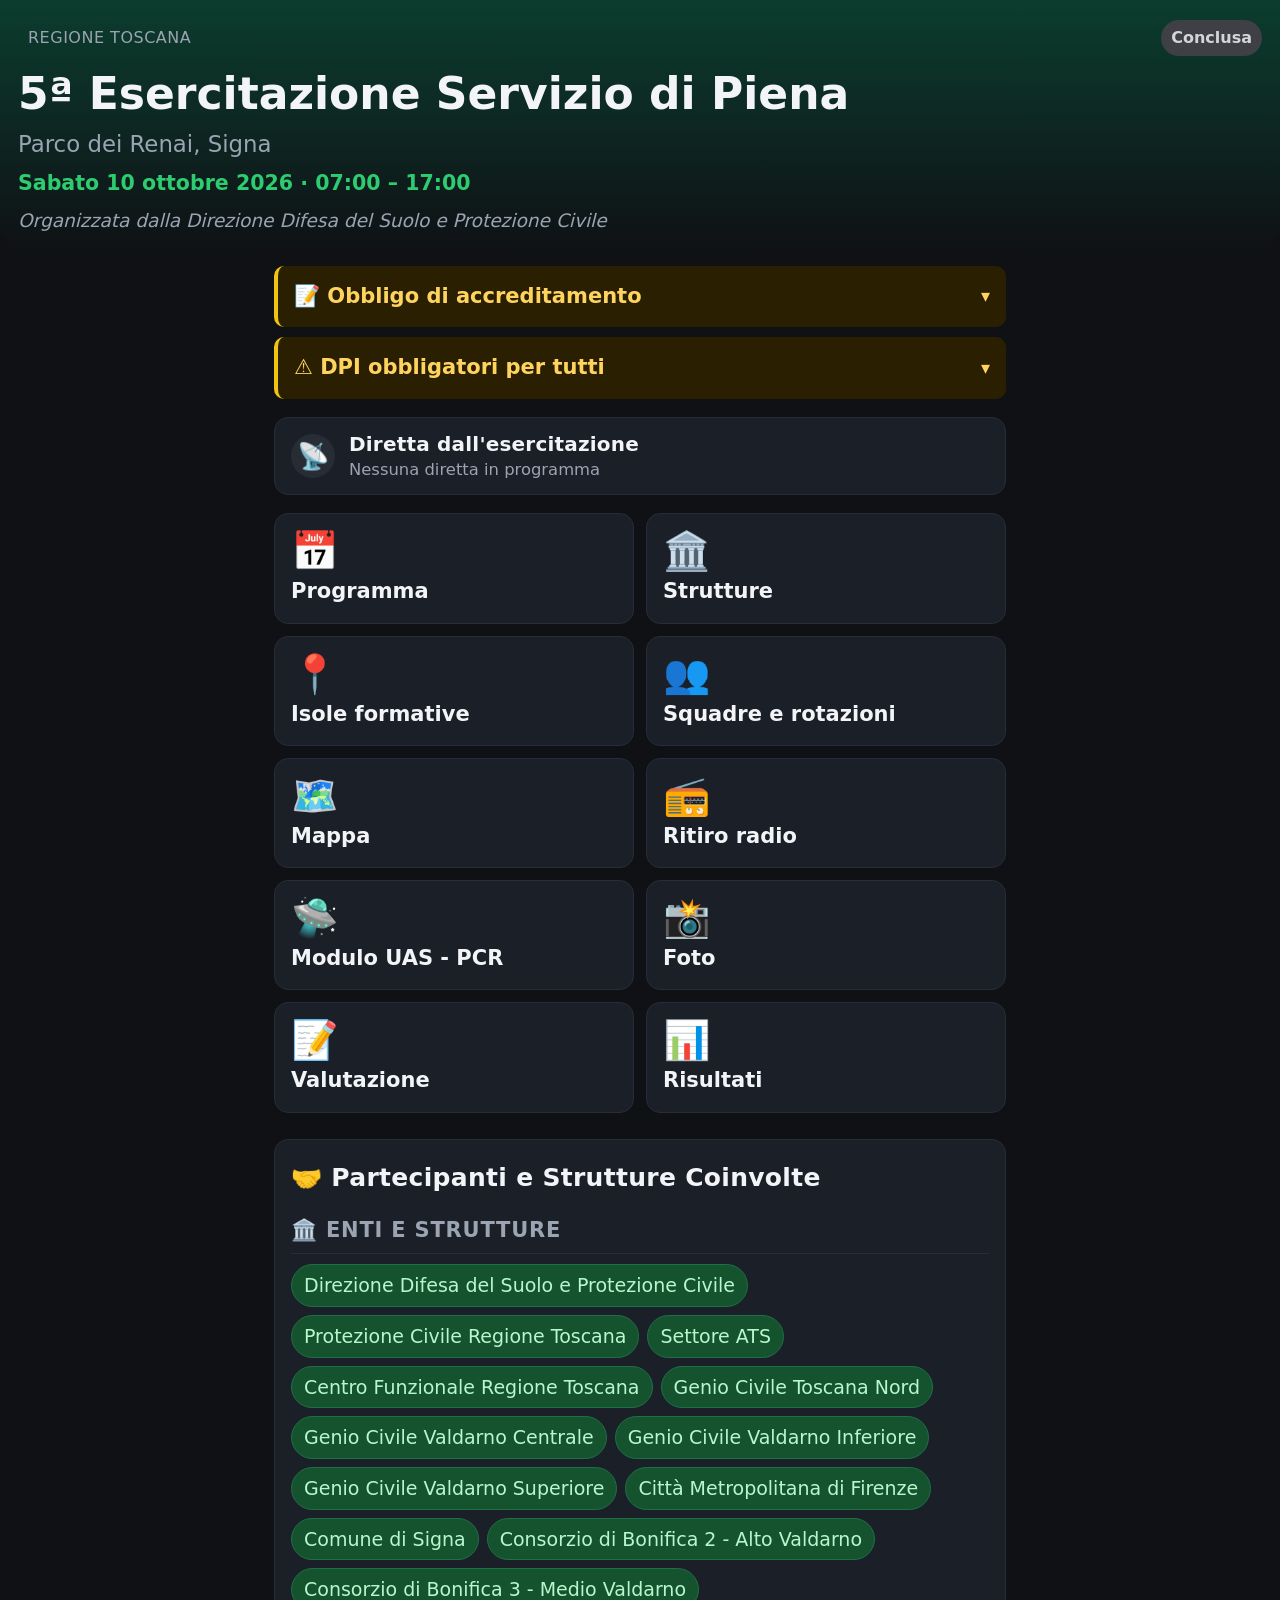
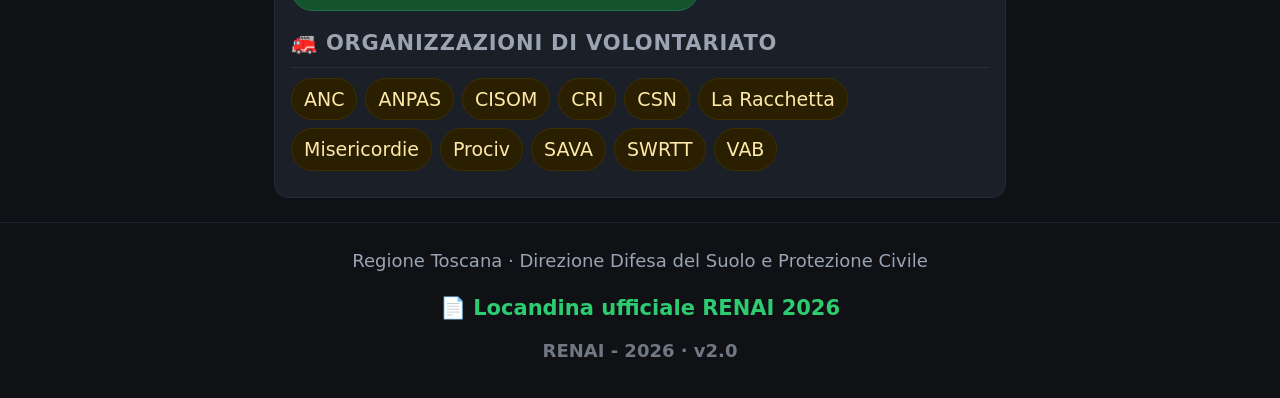
<file: index.html>
<!DOCTYPE html>
<html lang="it">
<head>
  <meta charset="UTF-8">
  <meta name="viewport" content="width=device-width, initial-scale=1.0, viewport-fit=cover">
  <meta name="theme-color" content="#0b3d2e">
  <title>RENAI - 2026</title>
  <link rel="stylesheet" href="style.css">
</head>
<body>

  <!-- HEADER -->
  <header class="app-header">
    <div class="header-top">
      <span class="badge">Regione Toscana</span>
      <span class="status status--programmata">Programmata</span>
    </div>
    <h1>5ª Esercitazione Servizio di Piena</h1>
    <p class="subtitle">Parco dei Renai, Signa</p>
    <p class="date">Sabato 10 ottobre 2026 · 07:00 – 17:00</p>
    <p class="organizzatore">Organizzata dalla Direzione Difesa del Suolo e Protezione Civile</p>
  </header>

  <!-- MAIN -->
  <main class="app-main">

    <!-- AVVISI -->
    <div id="avvisiBox">

      <details class="avviso" open>
        <summary class="avviso-head">
          <span>📝 Obbligo di accreditamento</span>
          <span class="avviso-arrow">▾</span>
        </summary>
        <div class="avviso-body">
          Prima di iniziare qualsiasi attività, tutto il personale partecipante — volontari, dipendenti e osservatori — deve registrarsi presso la segreteria operativa.
        </div>
      </details>

      <details class="avviso" open>
        <summary class="avviso-head">
          <span>⚠️ DPI obbligatori per tutti</span>
          <span class="avviso-arrow">▾</span>
        </summary>
        <div class="avviso-body">
          <p><strong>Standard di sicurezza:</strong> indumenti ad alta visibilità, guanti, stivali antinfortunistici, caschetto.</p>
          <p><strong>➕ DPI specifici</strong> (solo per chi li ha nella dotazione regionale): giubbotto antiannegamento, sacca da lancio, casco tecnico. Se sei in possesso di questi dispositivi, portali con te.</p>
        </div>
      </details>

    </div>

   <div id="direttaHomeBtn" class="diretta-home-alert diretta-home-alert--off" style="position: relative;">
  <span class="diretta-home-alert__icon-wrap">
    <span class="diretta-home-alert__icon" id="direttaHomeIcon">📡</span>
  </span>
  <span class="diretta-home-alert__body">
    <span class="diretta-home-alert__title" id="direttaHomeTitle">Diretta dall'esercitazione</span>
    <span class="diretta-home-alert__sub" id="direttaHomeSub">Nessuna diretta in programma</span>
  </span>
  <span class="diretta-home-alert__arrow">›</span>
</div>

    <!-- GRIGLIA SEZIONI -->
    <section class="grid">

      <a href="programma.html" class="card">
        <span class="card-icon">📅</span>
        <span class="card-title">Programma</span>
      </a>

      <a href="strutture.html" class="card">
        <span class="card-icon">🏛️</span>
        <span class="card-title">Strutture</span>
      </a>

      <a href="isole.html" class="card">
        <span class="card-icon">📍</span>
        <span class="card-title">Isole formative</span>
      </a>

      <a href="squadre.html" class="card">
        <span class="card-icon">👥</span>
        <span class="card-title">Squadre e rotazioni</span>
      </a>

      <a href="mappa.html" class="card">
        <span class="card-icon">🗺️</span>
        <span class="card-title">Mappa</span>
      </a>

      <a href="radio.html" class="card">
        <span class="card-icon">📻</span>
        <span class="card-title">Ritiro radio</span>
      </a>

      <a href="uas.html" class="card">
        <span class="card-icon">🛸</span>
        <span class="card-title">Modulo UAS - PCR</span>
      </a>

      <a href="foto.html" class="card">
        <span class="card-icon">📸</span>
        <span class="card-title">Foto</span>
      </a>

      <a href="valutazione.html" class="card">
        <span class="card-icon">📝</span>
        <span class="card-title">Valutazione</span>
      </a>

      <a href="risultati.html" class="card">
        <span class="card-icon">📊</span>
        <span class="card-title">Risultati</span>
      </a>

    </section>

    <!-- PARTECIPANTI ALL'ESERCITAZIONE -->
    <section class="partecipanti">
      <h2 class="partecipanti-title">🤝 Partecipanti e Strutture Coinvolte</h2>

      <h3 class="partecipanti-sub">🏛️ Enti e Strutture</h3>
      <div class="badge-group">
        <span class="badge-item badge-item--ente">Direzione Difesa del Suolo e Protezione Civile</span>
        <span class="badge-item badge-item--ente">Protezione Civile Regione Toscana</span>
        <span class="badge-item badge-item--ente">Settore ATS</span>
        <span class="badge-item badge-item--ente">Centro Funzionale Regione Toscana</span>
        <span class="badge-item badge-item--ente">Genio Civile Toscana Nord</span>
        <span class="badge-item badge-item--ente">Genio Civile Valdarno Centrale</span>
        <span class="badge-item badge-item--ente">Genio Civile Valdarno Inferiore</span>
        <span class="badge-item badge-item--ente">Genio Civile Valdarno Superiore</span>
        <span class="badge-item badge-item--ente">Città Metropolitana di Firenze</span>
        <span class="badge-item badge-item--ente">Comune di Signa</span>
        <span class="badge-item badge-item--ente">Consorzio di Bonifica 2 - Alto Valdarno</span>
        <span class="badge-item badge-item--ente">Consorzio di Bonifica 3 - Medio Valdarno</span>
      </div>

      <h3 class="partecipanti-sub">🚒 Organizzazioni di Volontariato</h3>
      <div class="badge-group">
        <span class="badge-item badge-item--volontariato">ANC</span>
        <span class="badge-item badge-item--volontariato">ANPAS</span>
        <span class="badge-item badge-item--volontariato">CISOM</span>
        <span class="badge-item badge-item--volontariato">CRI</span>
        <span class="badge-item badge-item--volontariato">CSN</span>
        <span class="badge-item badge-item--volontariato">La Racchetta</span>
        <span class="badge-item badge-item--volontariato">Misericordie</span>
        <span class="badge-item badge-item--volontariato">Prociv</span>
        <span class="badge-item badge-item--volontariato">SAVA</span>
        <span class="badge-item badge-item--volontariato">SWRTT</span>
        <span class="badge-item badge-item--volontariato">VAB</span>
      </div>
    </section>

  </main>

  <!-- FOOTER -->
  <footer class="app-footer">
    <p>Regione Toscana · Direzione Difesa del Suolo e Protezione Civile</p>
    <p style="margin-top: 8px;">
      <a href="locandina.html">📄 Locandina ufficiale RENAI 2026</a>
    </p>
    <p class="version">RENAI - 2026 · v2.0</p>
  </footer>

  <script src="app.js"></script>

  <!-- ============================================
       AVVISI COMPATTI - cutoff 08:45 del 10/10/2026
       ============================================ -->
  <script>
    (function () {
      const CUTOFF = new Date("2026-10-10T08:45:00+02:00");
      let chiusiUnaVolta = false;

      function controllaCutoff() {
        if (chiusiUnaVolta) return;
        if (new Date() >= CUTOFF) {
          document.querySelectorAll("#avvisiBox .avviso").forEach(d => {
            d.removeAttribute("open");
          });
          chiusiUnaVolta = true;
        }
      }

      controllaCutoff();
      setInterval(controllaCutoff, 15000);
    })();
  </script>

  <!-- ============================================
       AVVISO DIRETTA (verde + cliccabile quando live)
       ============================================ -->
  <script>
    (function () {
      const CSV_URL = "https://docs.google.com/spreadsheets/d/e/2PACX-1vSufBIn2BxlN69-jNeTcrAqrKO0va_nNYCnOmnu0YjvBgtPgmpH12AlZy3TunkFZjGhu8WXxS5QP_3W/pub?gid=0&single=true&output=csv";

      const MARGINE_IMMINENTE_MIN = 30;

      function parseCSV(text) {
        const rows = []; let cur = []; let field = ""; let inQuotes = false;
        for (let i = 0; i < text.length; i++) {
          const c = text[i], next = text[i + 1];
          if (inQuotes) {
            if (c === '"' && next === '"') { field += '"'; i++; }
            else if (c === '"') { inQuotes = false; }
            else { field += c; }
          } else {
            if (c === '"') { inQuotes = true; }
            else if (c === ',') { cur.push(field); field = ""; }
            else if (c === '\n') { cur.push(field); rows.push(cur); cur = []; field = ""; }
            else if (c === '\r') { /* skip */ }
            else { field += c; }
          }
        }
        if (field.length > 0 || cur.length > 0) { cur.push(field); rows.push(cur); }
        return rows;
      }

      function formattaCountdown(diffMs) {
        const totMin = Math.max(0, Math.round(diffMs / 60000));
        const g = Math.floor(totMin / (60 * 24));
        const h = Math.floor((totMin % (60 * 24)) / 60);
        const m = totMin % 60;
        const parti = [];
        if (g > 0) parti.push(g + (g === 1 ? " giorno" : " giorni"));
        if (h > 0) parti.push(h + (h === 1 ? " ora" : " ore"));
        if (m > 0 || parti.length === 0) parti.push(m + (m === 1 ? " minuto" : " minuti"));
        return parti.join(", ");
      }

      const btn   = document.getElementById("direttaHomeBtn");
      const icon  = document.getElementById("direttaHomeIcon");
      const title = document.getElementById("direttaHomeTitle");
      const sub   = document.getElementById("direttaHomeSub");

      function setStato(stato, data) {
        // Reset classi
        btn.classList.remove(
          "diretta-home-alert--off",
          "diretta-home-alert--live",
          "diretta-home-alert--prossima",
          "diretta-home-alert--conclusa"
        );

        if (stato === "live") {
          btn.classList.add("diretta-home-alert--live");
          icon.textContent  = "🔴";
          title.textContent = "Diretta in corso";
          sub.textContent   = "Tocca per guardare ora";
          btn.setAttribute("role", "link");
          btn.setAttribute("tabindex", "0");
          btn.style.cursor = "pointer";
          btn.dataset.link = data.link || "";
        } else if (stato === "imminente") {
          btn.classList.add("diretta-home-alert--prossima");
          icon.textContent  = "⏱️";
          title.textContent = "Diretta in arrivo";
          sub.textContent   = "Inizia tra " + formattaCountdown(data.inizio - new Date());
          btn.removeAttribute("role");
          btn.removeAttribute("tabindex");
          btn.style.cursor = "default";
          btn.dataset.link = "";
        } else if (stato === "prossima") {
          btn.classList.add("diretta-home-alert--off");
          icon.textContent  = "📡";
          title.textContent = "Diretta dall'esercitazione";
          sub.textContent   = "Inizia " + data.inizio.toLocaleDateString("it-IT", { day: "numeric", month: "long" }) + " alle " + String(data.inizio.getHours()).padStart(2,"0") + ":" + String(data.inizio.getMinutes()).padStart(2,"0");
          btn.removeAttribute("role");
          btn.removeAttribute("tabindex");
          btn.style.cursor = "default";
          btn.dataset.link = "";
        } else if (stato === "conclusa") {
          btn.classList.add("diretta-home-alert--conclusa");
          icon.textContent  = "✅";
          title.textContent = "Diretta conclusa";
          sub.textContent   = data.concluso || "Rivedi la registrazione";
          btn.setAttribute("role", "link");
          btn.setAttribute("tabindex", "0");
          btn.style.cursor = "pointer";
          btn.dataset.link = data.link || "";
        } else {
          btn.classList.add("diretta-home-alert--off");
          icon.textContent  = "📡";
          title.textContent = "Diretta dall'esercitazione";
          sub.textContent   = "Nessuna diretta in programma";
          btn.removeAttribute("role");
          btn.removeAttribute("tabindex");
          btn.style.cursor = "default";
          btn.dataset.link = "";
        }
      }

      async function checkDiretta() {
        if (!btn) return;
        try {
          const res = await fetch(CSV_URL, { cache: "no-store" });
          const text = await res.text();
          const rows = parseCSV(text);

          if (rows.length < 2) { setStato("nessuna"); return; }

          const headers = rows[0].map(h => h.trim().toLowerCase());
          const iLink   = headers.indexOf("link");
          const iInizio = headers.indexOf("inizio");
          const iFine   = headers.indexOf("fine");
          const iConcl  = headers.indexOf("messaggio_concluso");
          if (iInizio < 0 || iFine < 0) { setStato("nessuna"); return; }

          const now = new Date();
          const margineMs = MARGINE_IMMINENTE_MIN * 60 * 1000;

          let live = null, imminente = null, prossima = null, conclusa = null;

          rows.slice(1).forEach(r => {
            const link   = iLink   >= 0 ? (r[iLink]   || "").trim() : "";
            const inizio = new Date((r[iInizio] || "").trim());
            const fine   = new Date((r[iFine]   || "").trim());
            const concl  = iConcl  >= 0 ? (r[iConcl]  || "").trim() : "";
            if (isNaN(inizio) || isNaN(fine)) return;

            if (now >= inizio && now <= fine) {
              live = { link, inizio, fine };
            } else if (now < inizio && (inizio - now) <= margineMs) {
              if (!imminente || inizio < imminente.inizio) imminente = { link, inizio, fine };
            } else if (now < inizio) {
              if (!prossima || inizio < prossima.inizio) prossima = { link, inizio, fine };
            } else {
              if (!conclusa || fine > conclusa.fine) conclusa = { link, inizio, fine, concluso: concl };
            }
          });

          if (live)            setStato("live", live);
          else if (imminente)  setStato("imminente", imminente);
          else if (prossima)   setStato("prossima", prossima);
          else if (conclusa)   setStato("conclusa", conclusa);
          else                 setStato("nessuna");

        } catch (err) {
          console.error("Errore caricamento diretta:", err);
          setStato("nessuna");
        }
      }

      // Click / tap → apre la pagina diretta.html
          btn.addEventListener("click", function () {
          window.location.href = "diretta.html";
          });
        btn.addEventListener("keydown", function (e) {
        if (e.key === "Enter" || e.key === " ") {
          e.preventDefault();
          window.location.href = "diretta.html";
          }
});

      checkDiretta();
      setInterval(checkDiretta, 60000); // ogni minuto
    })();
  </script>

</body>
</html>
</file>
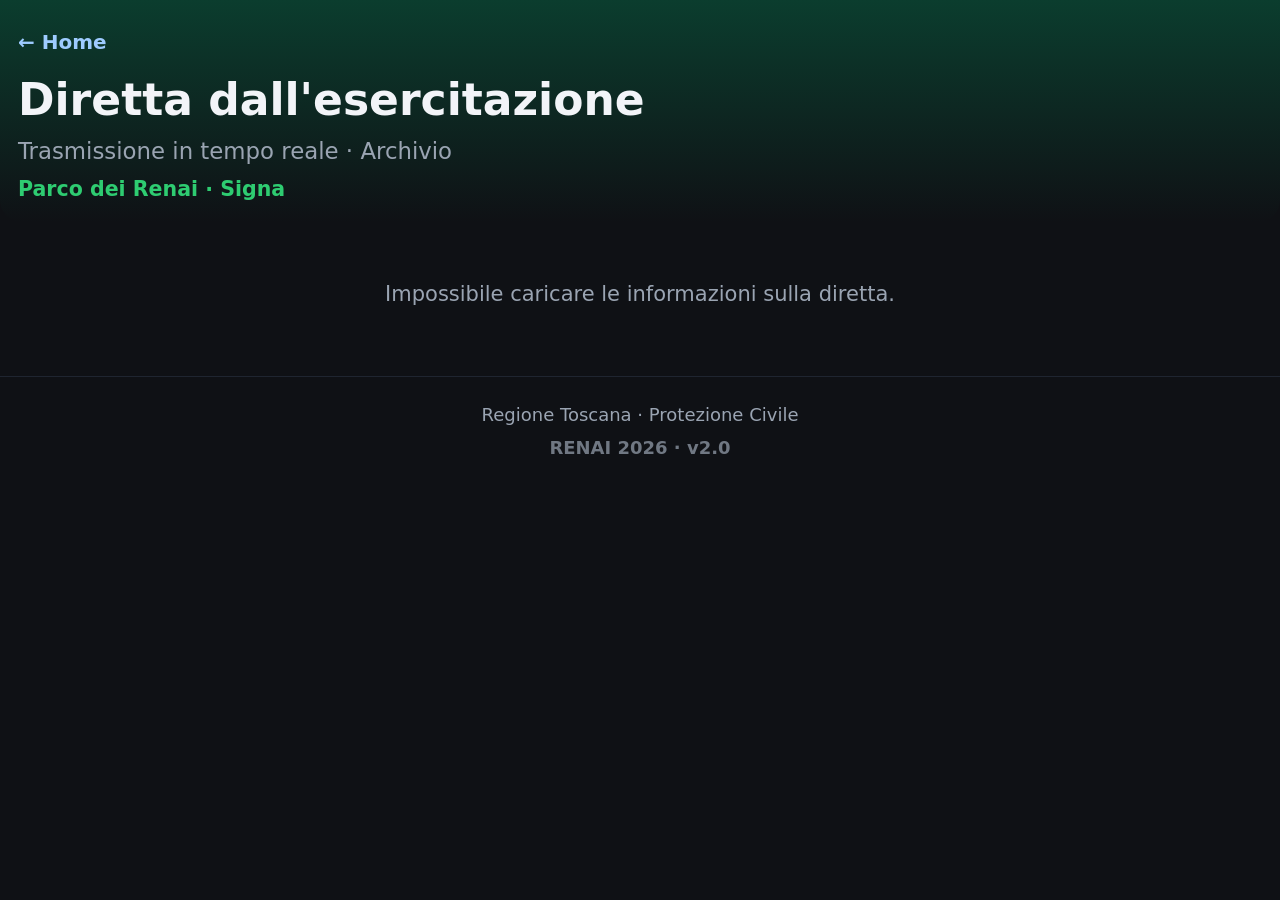
<file: diretta.html>
<!DOCTYPE html>
<html lang="it">
<head>
  <meta charset="UTF-8">
  <meta name="viewport" content="width=device-width, initial-scale=1.0, viewport-fit=cover">
  <meta name="theme-color" content="#0b3d2e">
  <meta name="robots" content="noindex, nofollow">
  <title>Diretta – RENAI 2026</title>
  <link rel="stylesheet" href="style.css">
</head>
<body>

  <header class="app-header">
    <a href="index.html" class="back-link">← Home</a>
    <h1>Diretta dall'esercitazione</h1>
    <p class="subtitle">Trasmissione in tempo reale · Archivio</p>
    <p class="date">Parco dei Renai · Signa</p>
  </header>

  <main class="app-main">
    <div id="direttaContainer">
      <div class="empty-state">Caricamento informazioni sulla diretta…</div>
    </div>
  </main>

  <footer class="app-footer">
    <p>Regione Toscana · Protezione Civile</p>
    <p class="version">RENAI 2026 · v2.0</p>
  </footer>

  <script>
    // ============================================
    // CONFIGURAZIONE
    // ============================================
    const CSV_URL = "https://docs.google.com/spreadsheets/d/e/2PACX-1vSufBIn2BxlN69-jNeTcrAqrKO0va_nNYCnOmnu0YjvBgtPgmpH12AlZy3TunkFZjGhu8WXxS5QP_3W/pub?gid=0&single=true&output=csv";
    const MARGINE_IMMINENTE_MIN = 30; // minuti prima dell'inizio

    // ============================================
    // PARSER CSV
    // ============================================
    function parseCSV(text) {
      const rows = []; let cur = []; let field = ""; let inQuotes = false;
      for (let i = 0; i < text.length; i++) {
        const c = text[i], next = text[i + 1];
        if (inQuotes) {
          if (c === '"' && next === '"') { field += '"'; i++; }
          else if (c === '"') { inQuotes = false; }
          else { field += c; }
        } else {
          if (c === '"') { inQuotes = true; }
          else if (c === ',') { cur.push(field); field = ""; }
          else if (c === '\n') { cur.push(field); rows.push(cur); cur = []; field = ""; }
          else if (c === '\r') { /* skip */ }
          else { field += c; }
        }
      }
      if (field.length > 0 || cur.length > 0) { cur.push(field); rows.push(cur); }
      return rows;
    }

    // ============================================
    // ESTRAZIONE VIDEO ID DA URL YOUTUBE
    // Supporta: youtube.com/live/ID, youtube.com/watch?v=ID,
    //           youtu.be/ID, youtube.com/embed/ID
    // ============================================
    function estraiVideoId(url) {
      if (!url) return null;
      const m = url.match(/(?:youtube\.com\/(?:live|watch\?v=|embed)\/|youtu\.be\/)([A-Za-z0-9_-]{11})/);
      return m ? m[1] : null;
    }

    // ============================================
    // CARICA E ANALIZZA
    // ============================================
    async function loadDirette() {
      const res = await fetch(CSV_URL, { cache: "no-store" });
      const text = await res.text();
      const rows = parseCSV(text);
      if (rows.length < 2) return [];

      const headers = rows[0].map(h => h.trim().toLowerCase());
      const idx = {
        titolo:   headers.indexOf("titolo"),
        link:     headers.indexOf("link"),
        inizio:   headers.indexOf("inizio"),
        fine:     headers.indexOf("fine"),
        attesa:   headers.indexOf("messaggio_attesa"),
        concluso: headers.indexOf("messaggio_concluso")
      };

      return rows.slice(1)
        .filter(r => r.length > 1 && r[idx.inizio])
        .map(r => ({
          titolo:   idx.titolo   >= 0 ? (r[idx.titolo] || "").trim() : "",
          link:     idx.link     >= 0 ? (r[idx.link] || "").trim() : "",
          inizio:   new Date((r[idx.inizio] || "").trim()),
          fine:     new Date((r[idx.fine] || "").trim()),
          attesa:   idx.attesa   >= 0 ? (r[idx.attesa] || "").trim() : "",
          concluso: idx.concluso >= 0 ? (r[idx.concluso] || "").trim() : ""
        }))
        .filter(d => !isNaN(d.inizio) && !isNaN(d.fine))
        .sort((a, b) => a.inizio - b.inizio);
    }

    // ============================================
    // LOGICA DI SELEZIONE
    // ============================================
    function classifica(dirette) {
      const now = new Date();
      const margineMs = MARGINE_IMMINENTE_MIN * 60 * 1000;

      const inCorso = dirette.find(d => now >= d.inizio && now <= d.fine) || null;

      const imminenti = dirette
        .filter(d => now < d.inizio && (d.inizio - now) <= margineMs)
        .sort((a, b) => a.inizio - b.inizio);
      const imminente = imminenti[0] || null;

      const prossime = dirette
        .filter(d => now < d.inizio && (d.inizio - now) > margineMs)
        .sort((a, b) => a.inizio - b.inizio);
      const prossima = prossime[0] || null;

      const archivio = dirette
        .filter(d => now > d.fine)
        .sort((a, b) => b.fine - a.fine); // più recenti prima

      return { inCorso, imminente, prossima, archivio };
    }

    // ============================================
    // UTILITY DI FORMATTAZIONE
    // ============================================
    function formattaOrario(date) {
      const h = String(date.getHours()).padStart(2, "0");
      const m = String(date.getMinutes()).padStart(2, "0");
      return h + ":" + m;
    }

    function formattaData(date) {
      const giorni = ["domenica","lunedì","martedì","mercoledì","giovedì","venerdì","sabato"];
      const mesi = ["gennaio","febbraio","marzo","aprile","maggio","giugno","luglio","agosto","settembre","ottobre","novembre","dicembre"];
      return giorni[date.getDay()] + " " + date.getDate() + " " + mesi[date.getMonth()] + " " + date.getFullYear();
    }

    function formattaCountdown(diffMs) {
      const totMin = Math.max(0, Math.round(diffMs / 60000));
      const g = Math.floor(totMin / (60 * 24));
      const h = Math.floor((totMin % (60 * 24)) / 60);
      const m = totMin % 60;
      const parti = [];
      if (g > 0) parti.push(g + (g === 1 ? " giorno" : " giorni"));
      if (h > 0) parti.push(h + (h === 1 ? " ora" : " ore"));
      if (m > 0 || parti.length === 0) parti.push(m + (m === 1 ? " minuto" : " minuti"));
      return parti.join(", ");
    }

    function escapeHtml(s) {
      return String(s).replace(/[&<>"']/g, c => ({
        "&": "&amp;", "<": "&lt;", ">": "&gt;", '"': "&quot;", "'": "&#39;"
      }[c]));
    }

    // ============================================
    // RENDER
    // ============================================
    const container = document.getElementById("direttaContainer");

    function renderBloccoLive(data) {
      const videoId = estraiVideoId(data.link);
      let playerHtml = "";
      let linkHtml = "";

      if (videoId) {
        playerHtml = `
          <div class="diretta-player">
            <iframe
              src="https://www.youtube.com/embed/${videoId}?autoplay=1&rel=0"
              title="${escapeHtml(data.titolo || "Diretta")}"
              frameborder="0"
              allow="accelerometer; autoplay; clipboard-write; encrypted-media; gyroscope; picture-in-picture; web-share"
              allowfullscreen
              referrerpolicy="strict-origin-when-cross-origin">
            </iframe>
          </div>
        `;
      }

      if (data.link) {
        linkHtml = `
          <a href="${escapeHtml(data.link)}" target="_blank" rel="noopener" class="diretta-btn diretta-btn--live" style="margin-top: 16px;">
            ▶️ Apri su YouTube
          </a>
        `;
      }

      return `
        <div class="diretta-box diretta-box--live">
          <div class="diretta-badge">🔴 IN CORSO</div>
          <h2 class="diretta-title">${escapeHtml(data.titolo || "Diretta dall'esercitazione")}</h2>
          <p class="diretta-sub">Fino alle ${formattaOrario(data.fine)}</p>
          ${playerHtml}
          ${!videoId && data.link ? `
            <a href="${escapeHtml(data.link)}" target="_blank" rel="noopener" class="diretta-btn diretta-btn--live">
              ▶️ GUARDA LA DIRETTA
            </a>
          ` : ""}
          ${linkHtml}
        </div>
      `;
    }

    function renderBloccoImminente(data) {
      const diffMs = data.inizio - new Date();
      const videoId = estraiVideoId(data.link);
      let playerHtml = "";

      if (videoId) {
        playerHtml = `
          <div class="diretta-player" style="margin-top: 16px;">
            <iframe
              src="https://www.youtube.com/embed/${videoId}?rel=0"
              title="${escapeHtml(data.titolo || "Diretta")}"
              frameborder="0"
              allow="accelerometer; autoplay; clipboard-write; encrypted-media; gyroscope; picture-in-picture; web-share"
              allowfullscreen
              referrerpolicy="strict-origin-when-cross-origin">
            </iframe>
          </div>
        `;
      }

      return `
        <div class="diretta-box diretta-box--imminente">
          <div class="diretta-badge">⏱️ IN ARRIVO</div>
          <h2 class="diretta-title">${escapeHtml(data.titolo || "Diretta dall'esercitazione")}</h2>
          <p class="diretta-sub">${escapeHtml(data.attesa || ("Inizia alle " + formattaOrario(data.inizio)))}</p>
          <div class="diretta-countdown">
            Inizia tra<br>
            <strong>${formattaCountdown(diffMs)}</strong>
          </div>
          ${playerHtml}
        </div>
      `;
    }

    function renderBloccoProssima(data) {
      const diffMs = data.inizio - new Date();
      return `
        <div class="diretta-box diretta-box--prossima">
          <div class="diretta-badge">📡 PROSSIMA DIRETTA</div>
          <h2 class="diretta-title">${escapeHtml(data.titolo || "Diretta dall'esercitazione")}</h2>
          <p class="diretta-sub">${formattaData(data.inizio)} · ore ${formattaOrario(data.inizio)}</p>
          <div class="diretta-countdown">
            Inizia tra<br>
            <strong>${formattaCountdown(diffMs)}</strong>
          </div>
        </div>
      `;
    }

    function renderArchivio(archivio) {
      if (!archivio || archivio.length === 0) return "";

      const items = archivio.map(d => {
        const videoId = estraiVideoId(d.link);
        const thumb = videoId
          ? `https://img.youtube.com/vi/${videoId}/mqdefault.jpg`
          : "";
        return `
          <a href="${escapeHtml(d.link || "#")}" target="_blank" rel="noopener" class="diretta-archivio-item">
            <div class="diretta-archivio-thumb" style="${thumb ? `background-image: url('${thumb}');` : ""}">
              ${!thumb ? '<span class="diretta-archivio-thumb-fallback">📺</span>' : ""}
              <span class="diretta-archivio-play">▶️</span>
            </div>
            <div class="diretta-archivio-body">
              <div class="diretta-archivio-title">${escapeHtml(d.titolo || "Diretta")}</div>
              <div class="diretta-archivio-date">${formattaData(d.inizio)}</div>
              <div class="diretta-archivio-label">▶️ Rivedi la registrazione</div>
            </div>
          </a>
        `;
      }).join("");

      return `
        <section class="diretta-archivio">
          <h3 class="diretta-archivio-heading">📼 Dirette passate</h3>
          <div class="diretta-archivio-list">
            ${items}
          </div>
        </section>
      `;
    }

    function render(classi) {
      const { inCorso, imminente, prossima, archivio } = classi;

      let html = "";

      // Blocco principale
      if (inCorso) {
        html += renderBloccoLive(inCorso);
      } else if (imminente) {
        html += renderBloccoImminente(imminente);
      } else if (prossima) {
        html += renderBloccoProssima(prossima);
      } else if (archivio.length === 0) {
        html += `
          <div class="empty-state">
            <p>Nessuna diretta in programma.</p>
            <p style="margin-top: 8px; font-size: 0.9rem;">Torna il 10 ottobre 2026 per seguire l'esercitazione in tempo reale.</p>
          </div>
        `;
      }

      // Archivio (sempre in fondo, se c'è)
      html += renderArchivio(archivio);

      container.innerHTML = html;
    }

    // ============================================
    // AGGIORNAMENTO AUTOMATICO
    // ============================================
    let diretteCache = [];

    function aggiorna() {
      const classi = classifica(diretteCache);
      render(classi);
    }

    async function init() {
      try {
        diretteCache = await loadDirette();
        aggiorna();
        // Ricontrolla ogni minuto
        setInterval(aggiorna, 60000);
      } catch (err) {
        console.error(err);
        container.innerHTML = `<div class="empty-state">Impossibile caricare le informazioni sulla diretta.</div>`;
      }
    }

    init();
  </script>

</body>
</html>
</file>
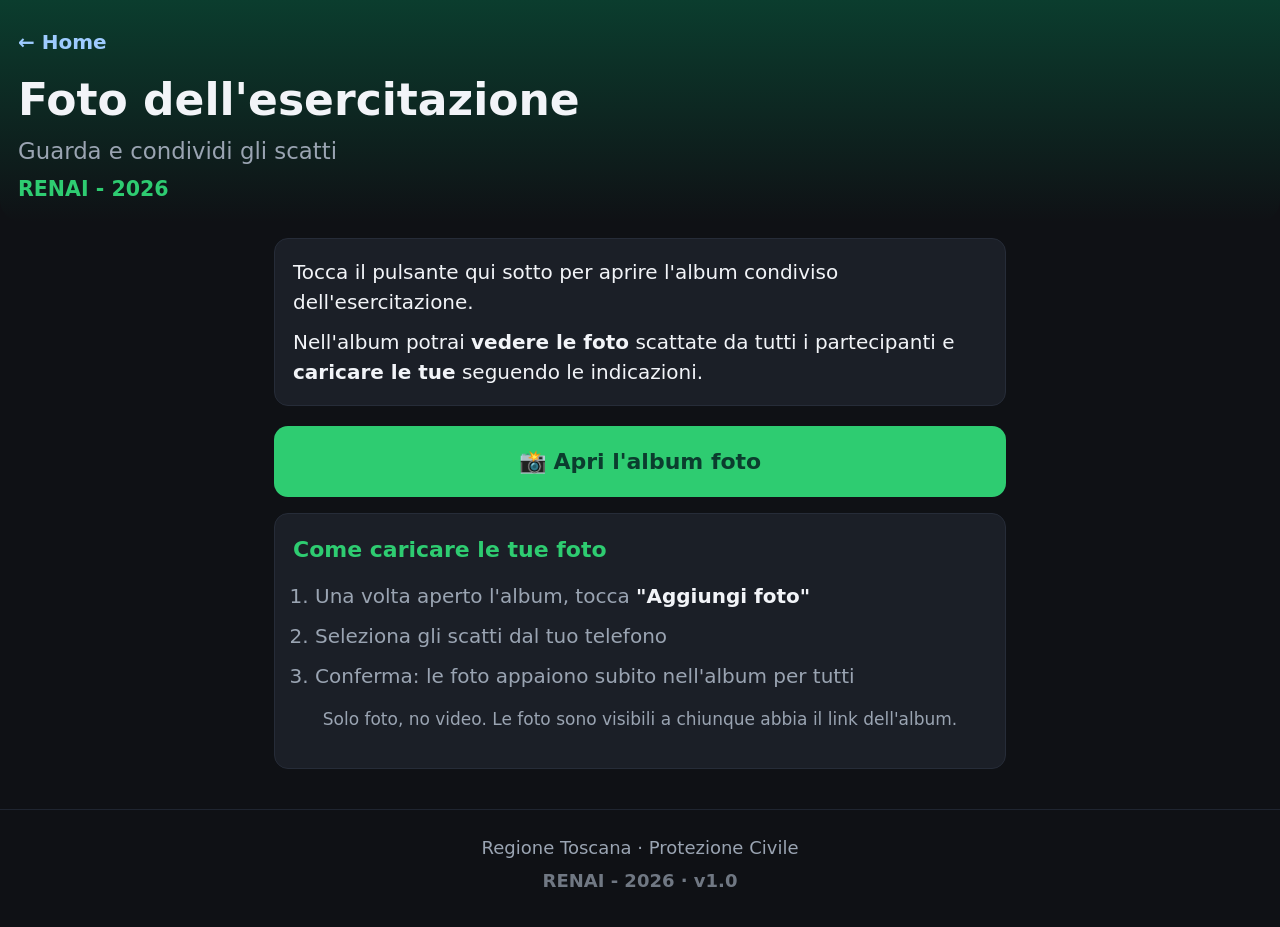
<file: foto.html>
<!DOCTYPE html>
<html lang="it">
<head>
  <meta charset="UTF-8">
  <meta name="viewport" content="width=device-width, initial-scale=1.0, viewport-fit=cover">
  <meta name="theme-color" content="#0b3d2e">
  <title>RENAI - 2026 · Foto</title>
  <link rel="stylesheet" href="style.css">
</head>
<body>

  <header class="app-header">
    <a href="index.html" class="back-link">← Home</a>
    <h1>Foto dell'esercitazione</h1>
    <p class="subtitle">Guarda e condividi gli scatti</p>
    <p class="date">RENAI - 2026</p>
  </header>

  <main class="app-main">

    <div class="foto-intro">
      <p>Tocca il pulsante qui sotto per aprire l'album condiviso dell'esercitazione.</p>
      <p>Nell'album potrai <strong>vedere le foto</strong> scattate da tutti i partecipanti e <strong>caricare le tue</strong> seguendo le indicazioni.</p>
    </div>

    <a href="https://photos.app.goo.gl/jQLV3GzPGd1QQTKX9" 
       target="_blank" 
       rel="noopener" 
       class="submit-btn">
      📸 Apri l'album foto
    </a>

    <div class="foto-istruzioni">
      <h2 class="foto-istruzioni-title">Come caricare le tue foto</h2>
      <ol class="foto-istruzioni-list">
        <li>Una volta aperto l'album, tocca <strong>"Aggiungi foto"</strong></li>
        <li>Seleziona gli scatti dal tuo telefono</li>
        <li>Conferma: le foto appaiono subito nell'album per tutti</li>
      </ol>
      <p class="form-note" style="margin-top: 14px;">Solo foto, no video. Le foto sono visibili a chiunque abbia il link dell'album.</p>
    </div>

  </main>

  <footer class="app-footer">
    <p>Regione Toscana · Protezione Civile</p>
    <p class="version">RENAI - 2026 · v1.0</p>
  </footer>

</body>
</html>
</file>
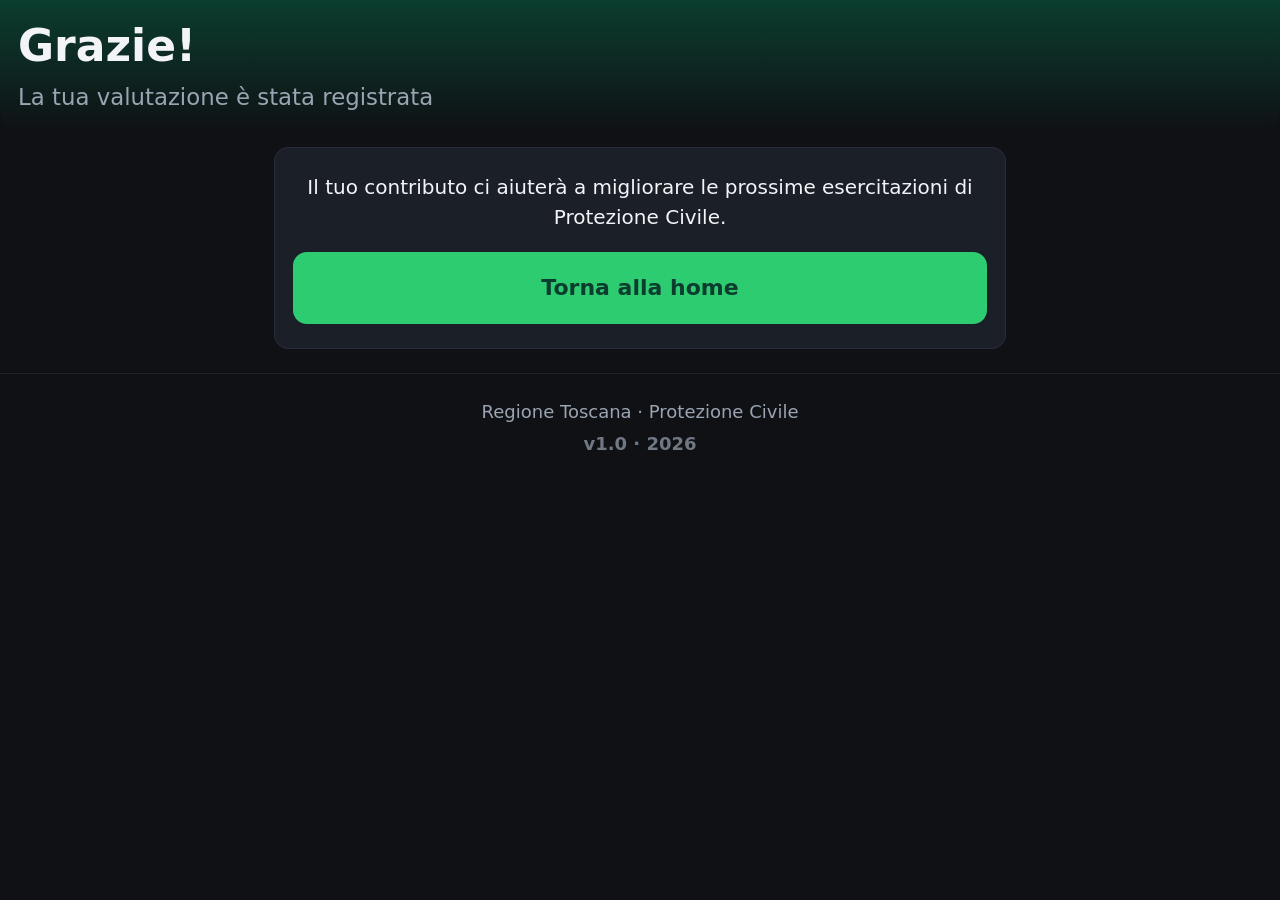
<file: grazie.html>
<!DOCTYPE html>
<html lang="it">
<head>
  <meta charset="UTF-8">
  <meta name="viewport" content="width=device-width, initial-scale=1.0, viewport-fit=cover">
  <meta name="theme-color" content="#0b3d2e">
  <title>Grazie – Renai 2026</title>
  <link rel="stylesheet" href="style.css">
</head>
<body>

  <header class="app-header">
    <h1>Grazie!</h1>
    <p class="subtitle">La tua valutazione è stata registrata</p>
  </header>

  <main class="app-main">
    <div class="grazie-box">
      <p>Il tuo contributo ci aiuterà a migliorare le prossime esercitazioni di Protezione Civile.</p>
      <a href="index.html" class="submit-btn">Torna alla home</a>
    </div>
  </main>

  <footer class="app-footer">
    <p>Regione Toscana · Protezione Civile</p>
    <p class="version">v1.0 · 2026</p>
  </footer>

</body>
</html>
</file>
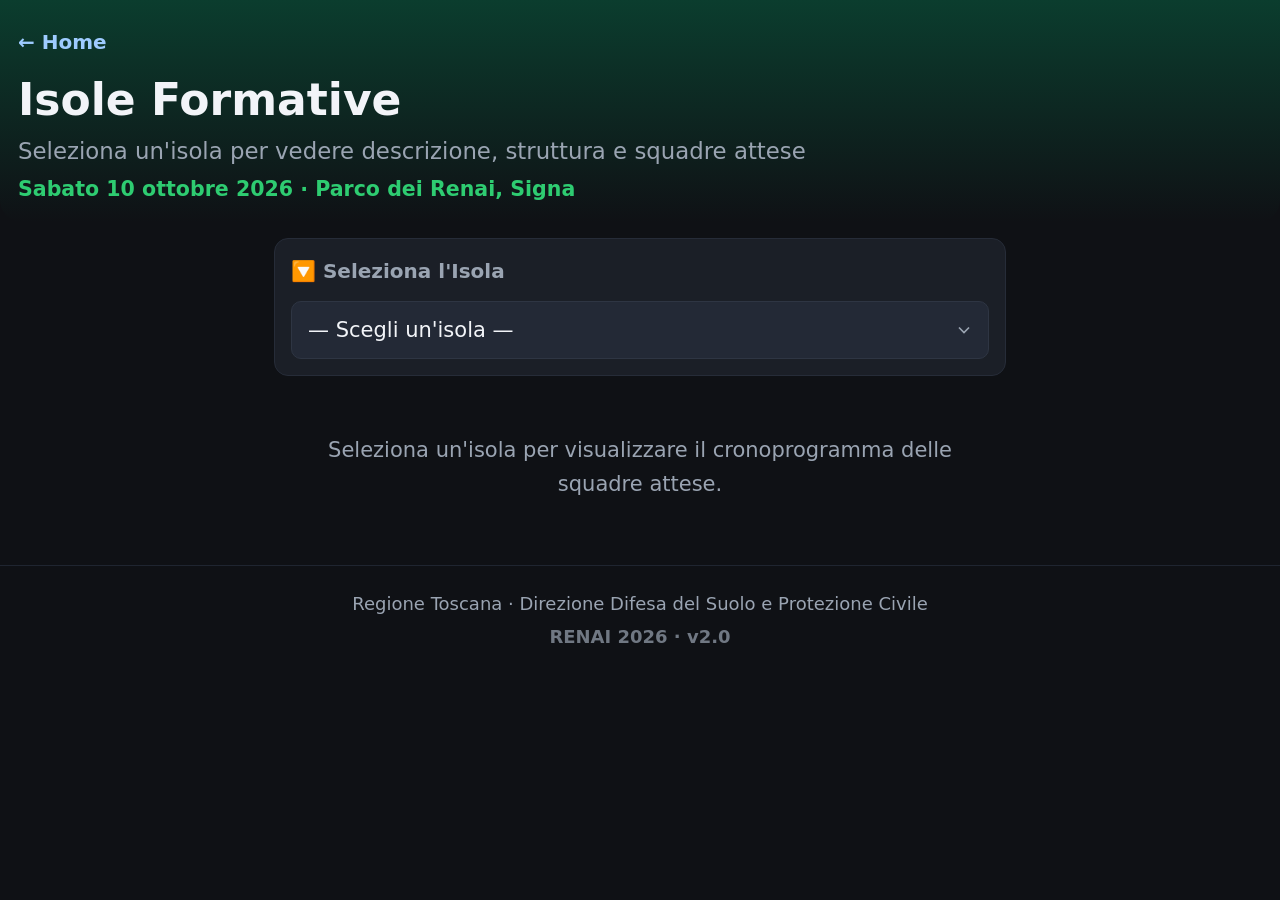
<file: isole.html>
<!DOCTYPE html>
<html lang="it">
<head>
  <meta charset="UTF-8">
  <meta name="viewport" content="width=device-width, initial-scale=1.0, viewport-fit=cover">
  <meta name="theme-color" content="#0b3d2e">
  <title>Isole Formative – RENAI 2026</title>
  <link rel="stylesheet" href="style.css">
</head>
<body>

  <header class="app-header">
    <a href="index.html" class="back-link">← Home</a>
    <h1>Isole Formative</h1>
    <p class="subtitle">Seleziona un'isola per vedere descrizione, struttura e squadre attese</p>
    <p class="date">Sabato 10 ottobre 2026 · Parco dei Renai, Signa</p>
  </header>

  <main class="app-main">

    <div class="isola-selector">
      <label for="isolaSelect">🔽 Seleziona l'Isola</label>
      <select id="isolaSelect">
        <option value="">— Scegli un'isola —</option>
      </select>
    </div>

    <div id="scheduleContainer">
      <div class="empty-state">
        Seleziona un'isola per visualizzare il cronoprogramma delle squadre attese.
      </div>
    </div>

  </main>

  <footer class="app-footer">
    <p>Regione Toscana · Direzione Difesa del Suolo e Protezione Civile</p>
    <p class="version">RENAI 2026 · v2.0</p>
  </footer>

  <script>
    // ============================================
    // DATI ISOLE - RENAI 2026 (rev. 3)
    // ============================================
    const ISOLE_DATA = {
      A: {
        nome: "Ronda A",
        struttura: "ANPAS e Genio Civile Valdarno Superiore",
        formatori: "Pazzi (ANPAS), Di Paco, Liuti, Comanducci, Sassoli, Ruggiero",
        descrizione: "Modalità di esecuzione ronde, lettura aste idrometriche e segnalazione fontanazzi.",
        fasce: {
          "08:45 – 09:45": "1, 2, 3, 4, 5",
          "09:45 – 10:45": "76, 77, 78, 79, 80",
          "11:15 – 12:15": "71, 72, 73, 74, 75",
          "12:15 – 13:15": "66, 67, 68, 69, 70",
          "13:15 – 14:15": null,
          "14:30 – 15:30": "61, 62, 63, 64, 65"
        }
      },
      B: {
        nome: "Opere B",
        struttura: "Genio Civile Valdarno Superiore",
        formatori: "Tinagli, Ruggiero, Dimaggio",
        descrizione: "Manovra di paratoie, monitoraggio paratie e gestione manufatti idraulici.",
        fasce: {
          "08:45 – 09:45": "6, 7, 8, 9, 10",
          "09:45 – 10:45": "1, 2, 3, 4, 5",
          "11:15 – 12:15": "76, 77, 78, 79, 80",
          "12:15 – 13:15": "71, 72, 73, 74, 75",
          "13:15 – 14:15": null,
          "14:30 – 15:30": "66, 67, 68, 69, 70"
        }
      },
      C: {
        nome: "Rete Monitoraggio",
        struttura: "Centro Funzionale Regione Toscana",
        formatori: "Trotta, Pisani, Criscuolo",
        descrizione: "Interpretazione della rete di monitoraggio idro-meteo regionale.",
        fasce: {
          "08:45 – 09:45": "11, 12, 13, 14, 15",
          "09:45 – 10:45": "6, 7, 8, 9, 10 + R, S, T",
          "11:15 – 12:15": "1, 2, 3, 4, 5 + O, P, Q",
          "12:15 – 13:15": "76, 77, 78, 79, 80",
          "13:15 – 14:15": null,
          "14:30 – 15:30": "71, 72, 73, 74, 75"
        }
      },
      D: {
        nome: "Insacchettatrice",
        struttura: "CISOM",
        formatori: "Ballini, Massai, Zito",
        descrizione: "Uso della macchina automatica con supporto Bobcat.",
        fasce: {
          "08:45 – 09:45": "16, 17, 18, 19, 20 + D, E, F",
          "09:45 – 10:45": "11, 12, 13, 14, 15 + A, B, C",
          "11:15 – 12:15": "6, 7, 8, 9, 10 + R, S, T",
          "12:15 – 13:15": "1, 2, 3, 4, 5",
          "13:15 – 14:15": null,
          "14:30 – 15:30": "76, 77, 78, 79, 80"
        }
      },
      E: {
        nome: "Sacchini E",
        struttura: "Genio Civile Toscana Nord",
        formatori: "Galliani, Del Carlo, Rossi",
        descrizione: "Tecniche di insaccaggio manuale e realizzazione coronelle.",
        fasce: {
          "08:45 – 09:45": "21, 22, 23, 24, 25",
          "09:45 – 10:45": "16, 17, 18, 19, 20",
          "11:15 – 12:15": "11, 12, 13, 14, 15",
          "12:15 – 13:15": "6, 7, 8, 9, 10",
          "13:15 – 14:15": null,
          "14:30 – 15:30": "1, 2, 3, 4, 5"
        }
      },
      F: {
        nome: "Ronda F",
        struttura: "Genio Civile Valdarno Inferiore",
        formatori: "Di Lauro, Bargi, Lazzaroni",
        descrizione: "Modalità di esecuzione ronde, lettura aste idrometriche e segnalazione fontanazzi.",
        fasce: {
          "08:45 – 09:45": "26, 27, 28, 29, 30",
          "09:45 – 10:45": "21, 22, 23, 24, 25",
          "11:15 – 12:15": "16, 17, 18, 19, 20",
          "12:15 – 13:15": "11, 12, 13, 14, 15",
          "13:15 – 14:15": null,
          "14:30 – 15:30": "6, 7, 8, 9, 10"
        }
      },
      G: {
        nome: "Opere G",
        struttura: "Genio Civile Valdarno Superiore",
        formatori: "Moretti, Giannelli, Melucci, Riccucci Matteo, Pari",
        descrizione: "Manovra di paratoie, monitoraggio paratie e gestione manufatti idraulici.",
        fasce: {
          "08:45 – 09:45": "31, 32, 33, 34, 35",
          "09:45 – 10:45": "26, 27, 28, 29, 30",
          "11:15 – 12:15": "21, 22, 23, 24, 25",
          "12:15 – 13:15": "16, 17, 18, 19, 20",
          "13:15 – 14:15": null,
          "14:30 – 15:30": "11, 12, 13, 14, 15"
        }
      },
      H: {
        nome: "Segnalazioni",
        struttura: "Centro Scienze Naturali Prato",
        formatori: "Tozzi Saverio",
        descrizione: "Segnalazione di criticità e gestione delle comunicazioni con la sala operativa.",
        fasce: {
          "08:45 – 09:45": "36, 37, 38, 39, 40 + G, H, I",
          "09:45 – 10:45": "31, 32, 33, 34, 35",
          "11:15 – 12:15": "26, 27, 28, 29, 30 + A, B, C",
          "12:15 – 13:15": "21, 22, 23, 24, 25",
          "13:15 – 14:15": null,
          "14:30 – 15:30": "16, 17, 18, 19, 20"
        }
      },
      I: {
        nome: "Telone I",
        struttura: "Genio Civile Toscana Nord",
        formatori: "Fico, Cruicchi, Grilli",
        descrizione: "Procedure di telonatura arginale per contrastare l'erosione superficiale.",
        fasce: {
          "08:45 – 09:45": "41, 42, 43, 44, 45",
          "09:45 – 10:45": "36, 37, 38, 39, 40",
          "11:15 – 12:15": "31, 32, 33, 34, 35",
          "12:15 – 13:15": null,
          "13:15 – 14:15": "26, 27, 28, 29, 30",
          "14:30 – 15:30": "21, 22, 23, 24, 25"
        }
      },
      L: {
        nome: "Sacchini L",
        struttura: "ANPAS e Genio Civile Valdarno Superiore",
        formatori: "Mantellassi (ANPAS), Facenna, Vanni, Trovato, Riccucci Marco, Signorini",
        descrizione: "Tecniche di insaccaggio manuale e realizzazione coronelle.",
        fasce: {
          "08:45 – 09:45": "46, 47, 48, 49, 50",
          "09:45 – 10:45": "41, 42, 43, 44, 45",
          "11:15 – 12:15": "36, 37, 38, 39, 40",
          "12:15 – 13:15": null,
          "13:15 – 14:15": "31, 32, 33, 34, 35",
          "14:30 – 15:30": "26, 27, 28, 29, 30"
        }
      },
      M: {
        nome: "Sicurezza",
        struttura: "Croce Rossa Italiana - Comitato Toscana",
        formatori: "Lucarini",
        descrizione: "Norme comportamentali e utilizzo corretto dei DPI specialistici.",
        fasce: {
          "08:45 – 09:45": "51, 52, 53, 54, 55 + L, M, N",
          "09:45 – 10:45": "46, 47, 48, 49, 50 + G, H, I",
          "11:15 – 12:15": "41, 42, 43, 44, 45 + D, E, F",
          "12:15 – 13:15": null,
          "13:15 – 14:15": "36, 37, 38, 39, 40",
          "14:30 – 15:30": "31, 32, 33, 34, 35"
        }
      },
      N: {
        nome: "Soup-RT",
        struttura: "Protezione Civile Regione Toscana",
        formatori: "Mugnai Poggesi, Leparulo",
        descrizione: "Utilizzo del programma di sala operativa per il servizio di piena.",
        fasce: {
          "08:45 – 09:45": "56, 57, 58, 59, 60 + A, B, C",
          "09:45 – 10:45": "51, 52, 53, 54, 55 + D, E, F",
          "11:15 – 12:15": "46, 47, 48, 49, 50 + G, H, I",
          "12:15 – 13:15": null,
          "13:15 – 14:15": "41, 42, 43, 44, 45 + L, M, N",
          "14:30 – 15:30": "36, 37, 38, 39, 40"
        }
      },
      O: {
        nome: "Ronda O",
        struttura: "Genio Civile Valdarno Inferiore",
        formatori: "Menicagli, Barsuglia, D'Isep",
        descrizione: "Modalità di esecuzione ronde, lettura aste idrometriche e segnalazione fontanazzi.",
        fasce: {
          "08:45 – 09:45": "61, 62, 63, 64, 65",
          "09:45 – 10:45": "56, 57, 58, 59, 60",
          "11:15 – 12:15": "51, 52, 53, 54, 55",
          "12:15 – 13:15": null,
          "13:15 – 14:15": "46, 47, 48, 49, 50",
          "14:30 – 15:30": "41, 42, 43, 44, 45"
        }
      },
      P: {
        nome: "Telone P",
        struttura: "Genio Civile Valdarno Centrale",
        formatori: "Alagia, Bazzani, Borchi, Gori, Molinaro, Restivo, Seghi, Tesi",
        descrizione: "Procedure di telonatura arginale per contrastare l'erosione superficiale.",
        fasce: {
          "08:45 – 09:45": "66, 67, 68, 69, 70",
          "09:45 – 10:45": "61, 62, 63, 64, 65",
          "11:15 – 12:15": "56, 57, 58, 59, 60 + L, M, N",
          "12:15 – 13:15": null,
          "13:15 – 14:15": "51, 52, 53, 54, 55",
          "14:30 – 15:30": "46, 47, 48, 49, 50"
        }
      },
      Q: {
        nome: "Opere Q",
        struttura: "Genio Civile Valdarno Centrale",
        formatori: "Gonnelli, Pierro, Reggiannini, Trinci, Cipriani, Longo",
        descrizione: "Manovra di paratoie, monitoraggio paratie e gestione manufatti idraulici.",
        fasce: {
          "08:45 – 09:45": "71, 72, 73, 74, 75 + O, P, Q",
          "09:45 – 10:45": "66, 67, 68, 69, 70 + L, M, N",
          "11:15 – 12:15": "61, 62, 63, 64, 65",
          "12:15 – 13:15": null,
          "13:15 – 14:15": "56, 57, 58, 59, 60",
          "14:30 – 15:30": "51, 52, 53, 54, 55"
        }
      },
      R: {
        nome: "TLC - Comunicazioni",
        struttura: "Protezione Civile Regione Toscana",
        formatori: "Ottanelli, Benvenuti",
        descrizione: "Utilizzo delle radio e di un corretto linguaggio per le comunicazioni durante la specifica attività di servizio di piena.",
        fasce: {
          "08:45 – 09:45": "76, 77, 78, 79, 80 + R, S, T",
          "09:45 – 10:45": "71, 72, 73, 74, 75 + O, P, Q",
          "11:15 – 12:15": "66, 67, 68, 69, 70",
          "12:15 – 13:15": null,
          "13:15 – 14:15": "61, 62, 63, 64, 65",
          "14:30 – 15:30": "56, 57, 58, 59, 60"
        }
      }
    };

    const ISLAND_ORDER = ["A","B","C","D","E","F","G","H","I","L","M","N","O","P","Q","R"];

    const ORARI_ORDER = [
      "08:45 – 09:45",
      "09:45 – 10:45",
      "10:45 – 11:15",
      "11:15 – 12:15",
      "12:15 – 13:15",
      "13:15 – 14:15",
      "14:15 – 14:30",
      "14:30 – 15:30"
    ];

    // Trasforma "08:45 – 09:45" in {start:"08:45", end:"09:45"}
    function parseFasciaOraria(orario) {
      const parts = orario.split("–").map(p => p.trim());
      return { start: parts[0] || "", end: parts[1] || "" };
    }

    // Popola la tendina
    const select = document.getElementById("isolaSelect");
    ISLAND_ORDER.forEach(l => {
      const opt = document.createElement("option");
      opt.value = l;
      opt.textContent = "Isola " + l + " – " + ISOLE_DATA[l].nome;
      select.appendChild(opt);
    });

    // Render
    const container = document.getElementById("scheduleContainer");
    const emptyHTML = `<div class="empty-state">Seleziona un'isola per visualizzare il cronoprogramma delle squadre attese.</div>`;

    function renderIsola(lettera) {
      const d = ISOLE_DATA[lettera];
      if (!d) return;

      let html = `
        <div class="chart-section">
          <h2 class="isola-title">Isola ${lettera} – ${d.nome}</h2>
          <p class="isola-sub">Sabato 10 ottobre 2026</p>

          <p class="isola-description">${d.descrizione}</p>

          <div class="isola-meta">
            <div class="isola-meta-row">
              <div class="isola-meta-label">🏛️ Struttura</div>
              <div class="isola-meta-value">${d.struttura}</div>
            </div>
            <div class="isola-meta-row">
              <div class="isola-meta-label">👤 Formatori</div>
              <div class="isola-meta-value">${d.formatori}</div>
            </div>
          </div>

          <ul class="fasce-list">
      `;

      ORARI_ORDER.forEach(orario => {
        const { start, end } = parseFasciaOraria(orario);
        let cls = "fascia";
        let content = "";

        if (orario === "10:45 – 11:15") {
          cls += " fascia--pausa";
          content = "☕ Pausa Caffè (tutti)";
        } else if (orario === "14:15 – 14:30") {
          cls += " fascia--pausa";
          content = "🎤 Saluti Istituzionali (tutti)";
        } else {
          const squadre = d.fasce[orario];
          if (squadre && squadre.trim()) {
            content = "Squadre: <strong>" + squadre + "</strong>";
          } else {
            if (orario === "12:15 – 13:15" || orario === "13:15 – 14:15") {
              cls += " fascia--pranzo";
              content = "🍽️ Pausa Pranzo";
            } else {
              content = `<span class="fascia-empty">— nessuna squadra —</span>`;
            }
          }
        }

        html += `
            <li class="${cls}" data-start="${start}" data-end="${end}">
              <div class="fascia-time">${orario}</div>
              <div class="fascia-squadre">${content}</div>
            </li>
        `;
      });

      html += `</ul></div>`;
      container.innerHTML = html;

      // Evidenzia la fascia oraria in corso dopo aver rigenerato il contenuto
      if (typeof window.highlightCurrentSlot === "function") {
        window.highlightCurrentSlot();
      }
    }

    select.addEventListener("change", function() {
      if (this.value) renderIsola(this.value);
      else container.innerHTML = emptyHTML;
    });
  </script>

  <!-- Script comune: stato evento + evidenziazione fascia in corso -->
  <script src="app.js"></script>

</body>
</html>
</file>
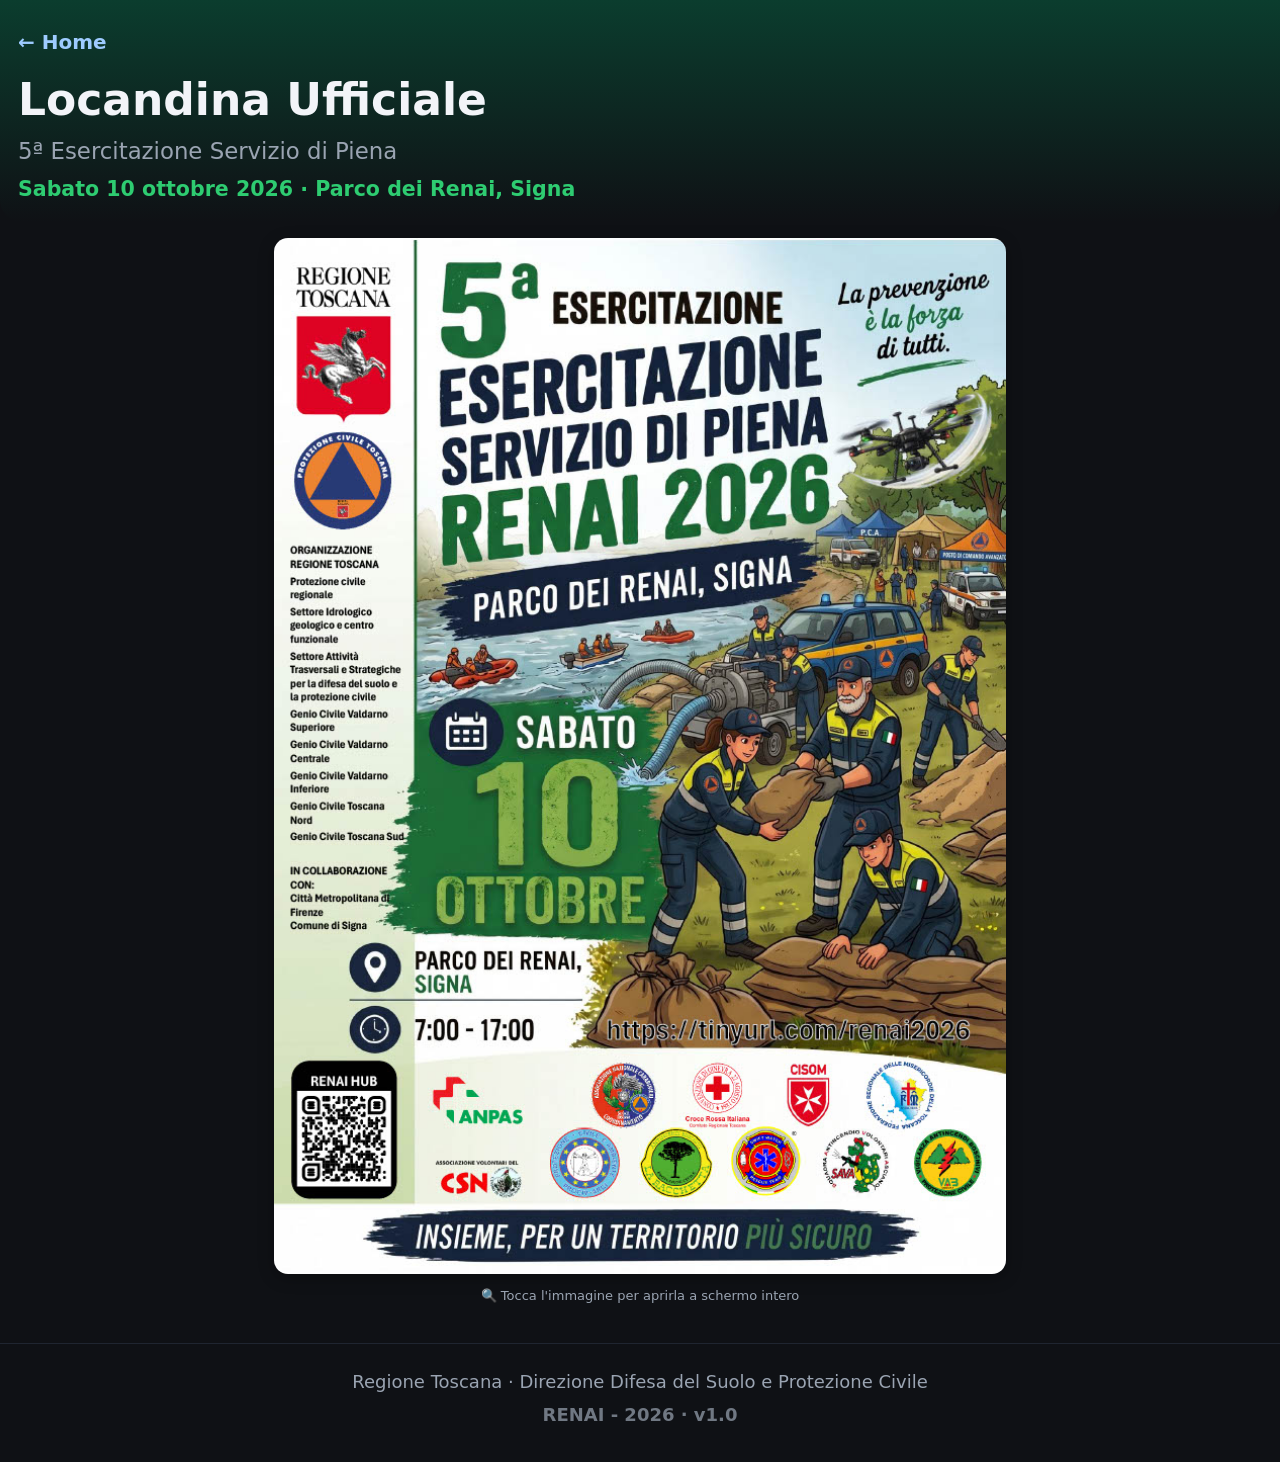
<file: locandina.html>
<!DOCTYPE html>
<html lang="it">
<head>
  <meta charset="UTF-8">
  <meta name="viewport" content="width=device-width, initial-scale=1.0, viewport-fit=cover">
  <meta name="theme-color" content="#0b3d2e">
  <title>Locandina – RENAI 2026</title>
  <link rel="stylesheet" href="style.css">
</head>
<body>

  <header class="app-header">
    <a href="index.html" class="back-link">← Home</a>
    <h1>Locandina Ufficiale</h1>
    <p class="subtitle">5ª Esercitazione Servizio di Piena</p>
    <p class="date">Sabato 10 ottobre 2026 · Parco dei Renai, Signa</p>
  </header>

  <main class="app-main">

    <a href="locandina.jpg" target="_blank" rel="noopener">
      <img
        src="locandina.jpg"
        alt="Locandina RENAI 2026 - 5ª Esercitazione Servizio di Piena"
        style="width: 100%; height: auto; border-radius: var(--radius); display: block; box-shadow: 0 4px 16px rgba(0,0,0,0.3);"
      >
    </a>

    <p style="text-align: center; font-size: 13px; color: var(--muted); margin-top: 12px;">
      🔍 Tocca l'immagine per aprirla a schermo intero
    </p>

  </main>

  <footer class="app-footer">
    <p>Regione Toscana · Direzione Difesa del Suolo e Protezione Civile</p>
    <p class="version">RENAI - 2026 · v1.0</p>
  </footer>

</body>
</html>
</file>
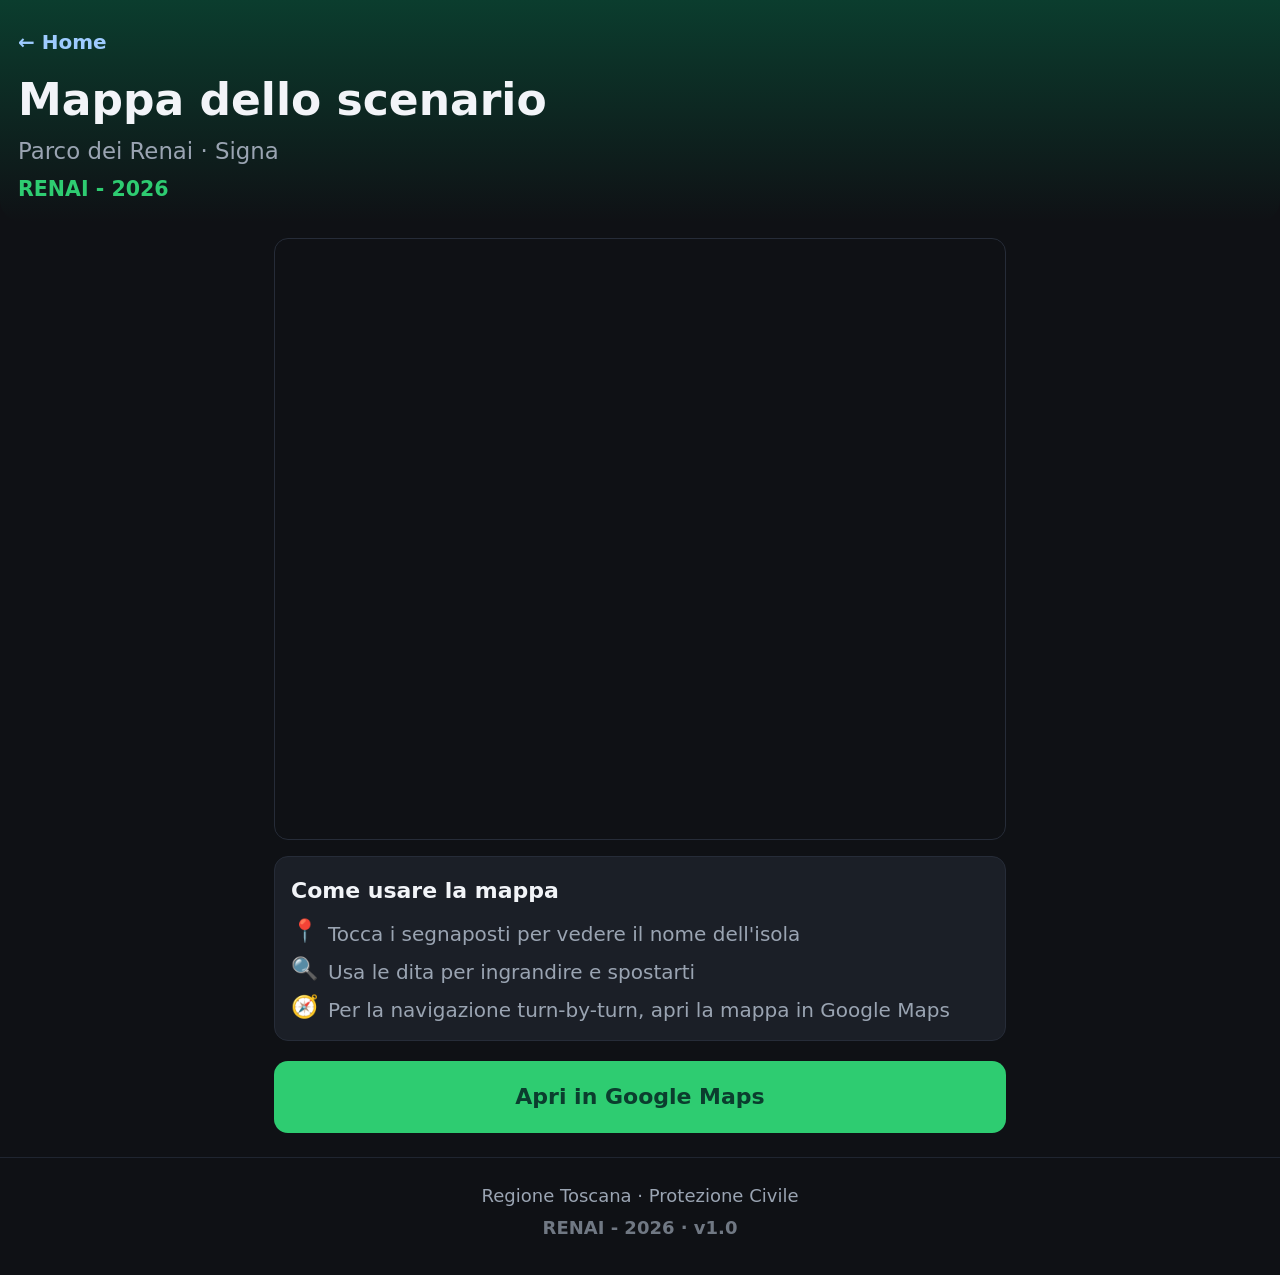
<file: mappa.html>
<!DOCTYPE html>
<html lang="it">
<head>
  <meta charset="UTF-8">
  <meta name="viewport" content="width=device-width, initial-scale=1.0, viewport-fit=cover">
  <meta name="theme-color" content="#0b3d2e">
  <title>RENAI - 2026 · Mappa</title>
  <link rel="stylesheet" href="style.css">
</head>
<body>

  <header class="app-header">
    <a href="index.html" class="back-link">← Home</a>
    <h1>Mappa dello scenario</h1>
    <p class="subtitle">Parco dei Renai · Signa</p>
    <p class="date">RENAI - 2026</p>
  </header>

  <main class="app-main">

    <div class="mappa-wrap">
      <iframe
        src="https://www.google.com/maps/d/embed?mid=1gGHFZbEB5yZsC-vG1VtnVdH2DIqKndI&ehbc=2E312F"
        width="100%"
        height="600"
        style="border:0;"
        allowfullscreen=""
        loading="lazy"
        referrerpolicy="strict-origin-when-cross-origin">
      </iframe>
    </div>

    <div class="mappa-legenda">
      <h2 class="mappa-legenda-title">Come usare la mappa</h2>
      <ul class="mappa-legenda-list">
        <li><span class="legenda-punto">📍</span> Tocca i segnaposti per vedere il nome dell'isola</li>
        <li><span class="legenda-punto">🔍</span> Usa le dita per ingrandire e spostarti</li>
        <li><span class="legenda-punto">🧭</span> Per la navigazione turn-by-turn, apri la mappa in Google Maps</li>
      </ul>
    </div>

    <a href="https://www.google.com/maps/d/viewer?mid=1gGHFZbEB5yZsC-vG1VtnVdH2DIqKndI"
       target="_blank" rel="noopener" class="submit-btn">
      Apri in Google Maps
    </a>

  </main>

  <footer class="app-footer">
    <p>Regione Toscana · Protezione Civile</p>
    <p class="version">RENAI - 2026 · v1.0</p>
  </footer>

</body>
</html>
</file>
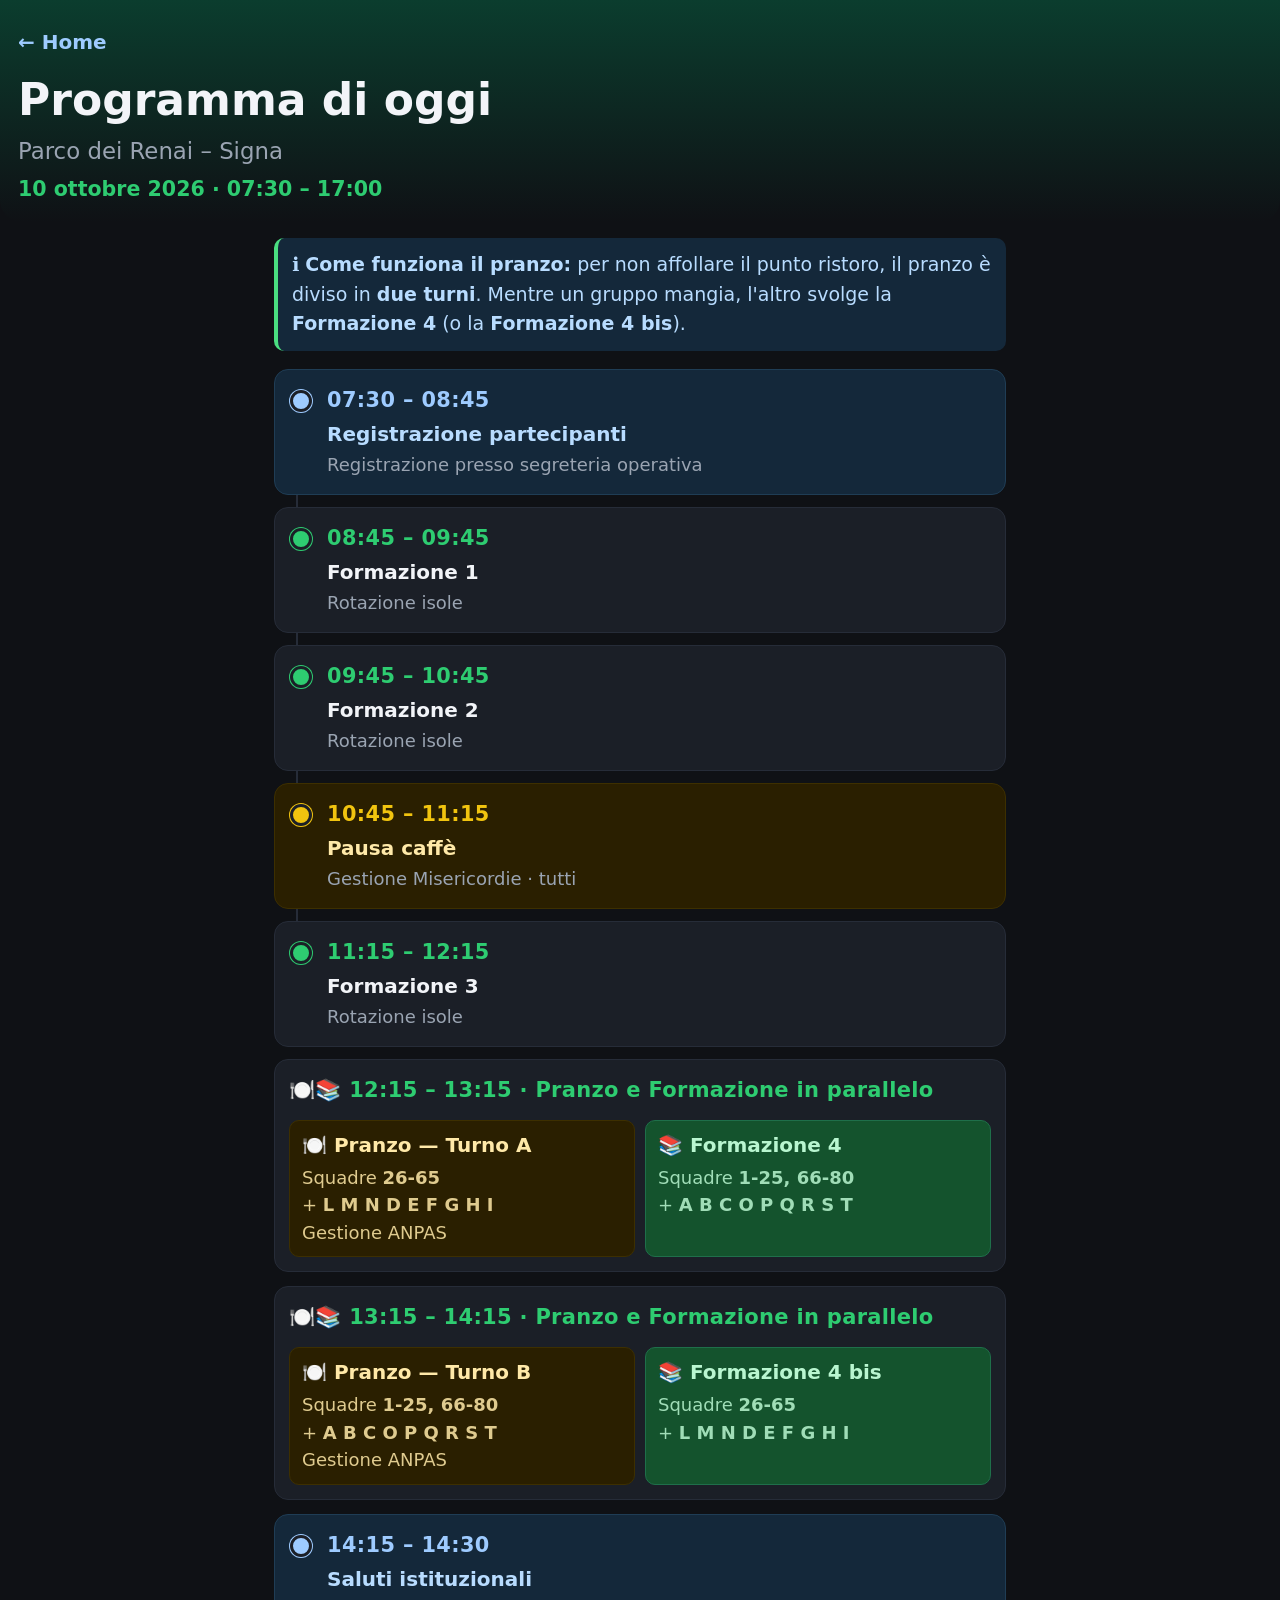
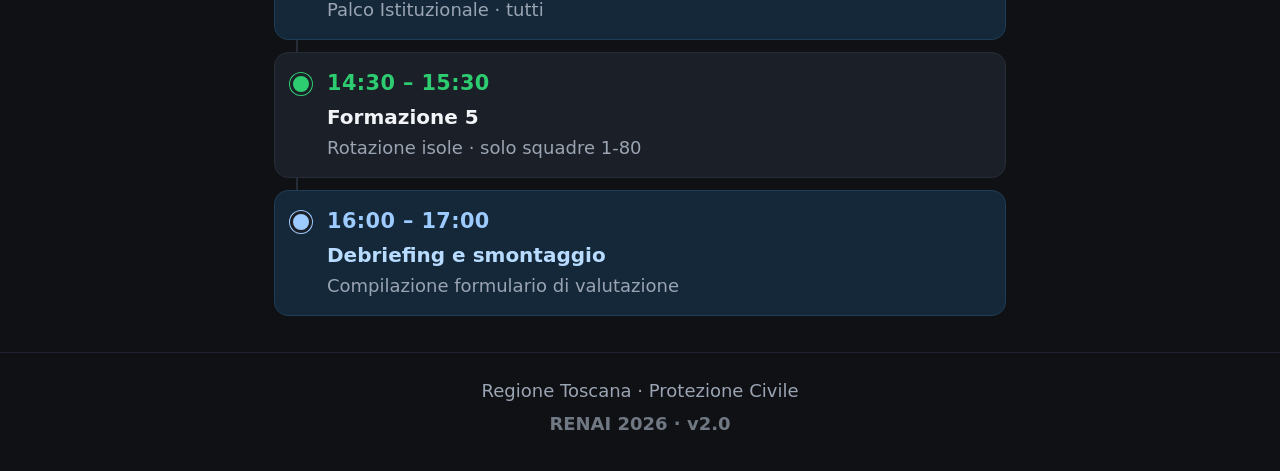
<file: programma.html>
<!DOCTYPE html>
<html lang="it">
<head>
  <meta charset="UTF-8">
  <meta name="viewport" content="width=device-width, initial-scale=1.0, viewport-fit=cover">
  <meta name="theme-color" content="#0b3d2e">
  <title>Programma – RENAI 2026</title>
  <link rel="stylesheet" href="style.css">
</head>
<body>

  <header class="app-header">
    <a href="index.html" class="back-link">← Home</a>
    <h1>Programma di oggi</h1>
    <p class="subtitle">Parco dei Renai – Signa</p>
    <p class="date">10 ottobre 2026 · 07:30 – 17:00</p>
  </header>

  <main class="app-main">

    <!-- NOTA INFORMATIVA -->
    <div class="info-note">
      ℹ️ <strong>Come funziona il pranzo:</strong> per non affollare il punto ristoro, il pranzo è diviso in <strong>due turni</strong>. Mentre un gruppo mangia, l'altro svolge la <strong>Formazione 4</strong> (o la <strong>Formazione 4 bis</strong>).
    </div>

    <ul class="timeline" id="timeline">

      <!-- REGISTRAZIONE -->
      <li class="slot slot--istituzionale" data-start="07:30" data-end="08:45">
        <div class="slot-time">07:30 – 08:45</div>
        <div class="slot-title">Registrazione partecipanti</div>
        <div class="slot-sub">Registrazione presso segreteria operativa</div>
      </li>

      <!-- FORMAZIONE 1 -->
      <li class="slot slot--formativo" data-start="08:45" data-end="09:45">
        <div class="slot-time">08:45 – 09:45</div>
        <div class="slot-title">Formazione 1</div>
        <div class="slot-sub">Rotazione isole</div>
      </li>

      <!-- FORMAZIONE 2 -->
      <li class="slot slot--formativo" data-start="09:45" data-end="10:45">
        <div class="slot-time">09:45 – 10:45</div>
        <div class="slot-title">Formazione 2</div>
        <div class="slot-sub">Rotazione isole</div>
      </li>

      <!-- PAUSA CAFFÈ -->
      <li class="slot slot--pausa" data-start="10:45" data-end="11:15">
        <div class="slot-time">10:45 – 11:15</div>
        <div class="slot-title">Pausa caffè</div>
        <div class="slot-sub">Gestione Misericordie · tutti</div>
      </li>

      <!-- FORMAZIONE 3 -->
      <li class="slot slot--formativo" data-start="11:15" data-end="12:15">
        <div class="slot-time">11:15 – 12:15</div>
        <div class="slot-title">Formazione 3</div>
        <div class="slot-sub">Rotazione isole</div>
      </li>

    </ul>

    <!-- BLOCCO PARALLELO 1: 12:15 – 13:15 -->
    <div class="parallel-block">
      <div class="block-time">🍽️📚 12:15 – 13:15 · Pranzo e Formazione in parallelo</div>
      <div class="parallel-grid">
        <div class="mini-slot mini-slot--pranzo">
          <span class="mini-title">🍽️ Pranzo — Turno A</span>
          <span class="mini-sub">
            Squadre <strong>26-65</strong><br>
            + <strong>L M N D E F G H I</strong><br>
            Gestione ANPAS
          </span>
        </div>
        <div class="mini-slot mini-slot--formazione">
          <span class="mini-title">📚 Formazione 4</span>
          <span class="mini-sub">
            Squadre <strong>1-25, 66-80</strong><br>
            + <strong>A B C O P Q R S T</strong>
          </span>
        </div>
      </div>
    </div>

    <!-- BLOCCO PARALLELO 2: 13:15 – 14:15 -->
    <div class="parallel-block">
      <div class="block-time">🍽️📚 13:15 – 14:15 · Pranzo e Formazione in parallelo</div>
      <div class="parallel-grid">
        <div class="mini-slot mini-slot--pranzo">
          <span class="mini-title">🍽️ Pranzo — Turno B</span>
          <span class="mini-sub">
            Squadre <strong>1-25, 66-80</strong><br>
            + <strong>A B C O P Q R S T</strong><br>
            Gestione ANPAS
          </span>
        </div>
        <div class="mini-slot mini-slot--formazione">
          <span class="mini-title">📚 Formazione 4 bis</span>
          <span class="mini-sub">
            Squadre <strong>26-65</strong><br>
            + <strong>L M N D E F G H I</strong>
          </span>
        </div>
      </div>
    </div>

    <ul class="timeline">

      <!-- SALUTI ISTITUZIONALI -->
      <li class="slot slot--istituzionale" data-start="14:15" data-end="14:30">
        <div class="slot-time">14:15 – 14:30</div>
        <div class="slot-title">Saluti istituzionali</div>
        <div class="slot-sub">Palco Istituzionale · tutti</div>
      </li>

      <!-- FORMAZIONE 5 -->
      <li class="slot slot--formativo" data-start="14:30" data-end="15:30">
        <div class="slot-time">14:30 – 15:30</div>
        <div class="slot-title">Formazione 5</div>
        <div class="slot-sub">Rotazione isole · solo squadre 1-80</div>
      </li>

      <!-- DEBRIEFING -->
      <li class="slot slot--istituzionale" data-start="16:00" data-end="17:00">
        <div class="slot-time">16:00 – 17:00</div>
        <div class="slot-title">Debriefing e smontaggio</div>
        <div class="slot-sub">Compilazione formulario di valutazione</div>
      </li>

    </ul>

  </main>

  <footer class="app-footer">
    <p>Regione Toscana · Protezione Civile</p>
    <p class="version">RENAI 2026 · v2.0</p>
  </footer>

  <script src="app.js"></script>
</body>
</html>
</file>
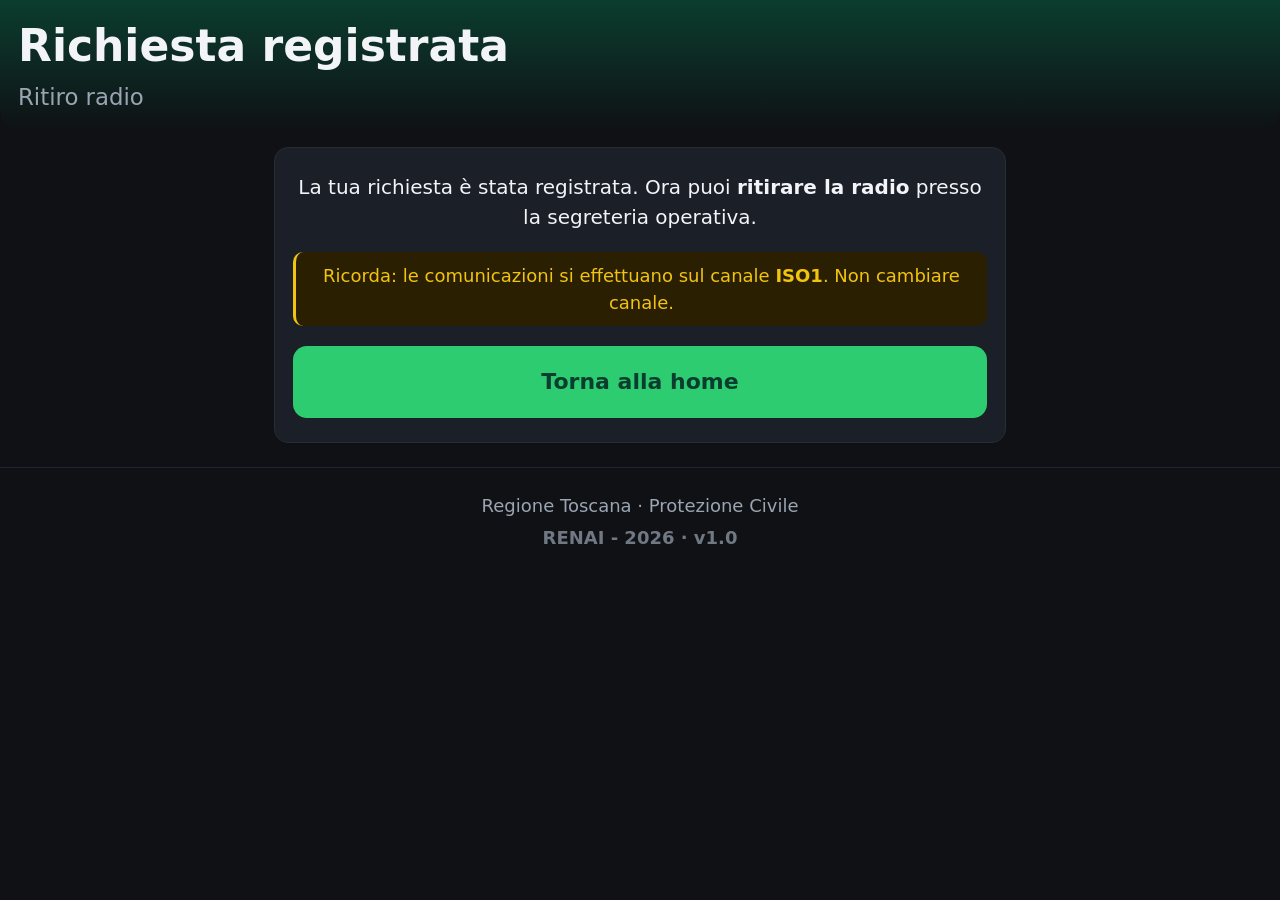
<file: radio-grazie.html>
<!DOCTYPE html>
<html lang="it">
<head>
  <meta charset="UTF-8">
  <meta name="viewport" content="width=device-width, initial-scale=1.0, viewport-fit=cover">
  <meta name="theme-color" content="#0b3d2e">
  <title>RENAI - 2026 · Radio</title>
  <link rel="stylesheet" href="style.css">
</head>
<body>

  <header class="app-header">
    <h1>Richiesta registrata</h1>
    <p class="subtitle">Ritiro radio</p>
  </header>

  <main class="app-main">
    <div class="grazie-box">
      <p>La tua richiesta è stata registrata. Ora puoi <strong>ritirare la radio</strong> presso la segreteria operativa.</p>
      <p class="grazie-nota">Ricorda: le comunicazioni si effettuano sul canale <strong>ISO1</strong>. Non cambiare canale.</p>
      <a href="index.html" class="submit-btn">Torna alla home</a>
    </div>
  </main>

  <footer class="app-footer">
    <p>Regione Toscana · Protezione Civile</p>
    <p class="version">RENAI - 2026 · v1.0</p>
  </footer>

</body>
</html>
</file>
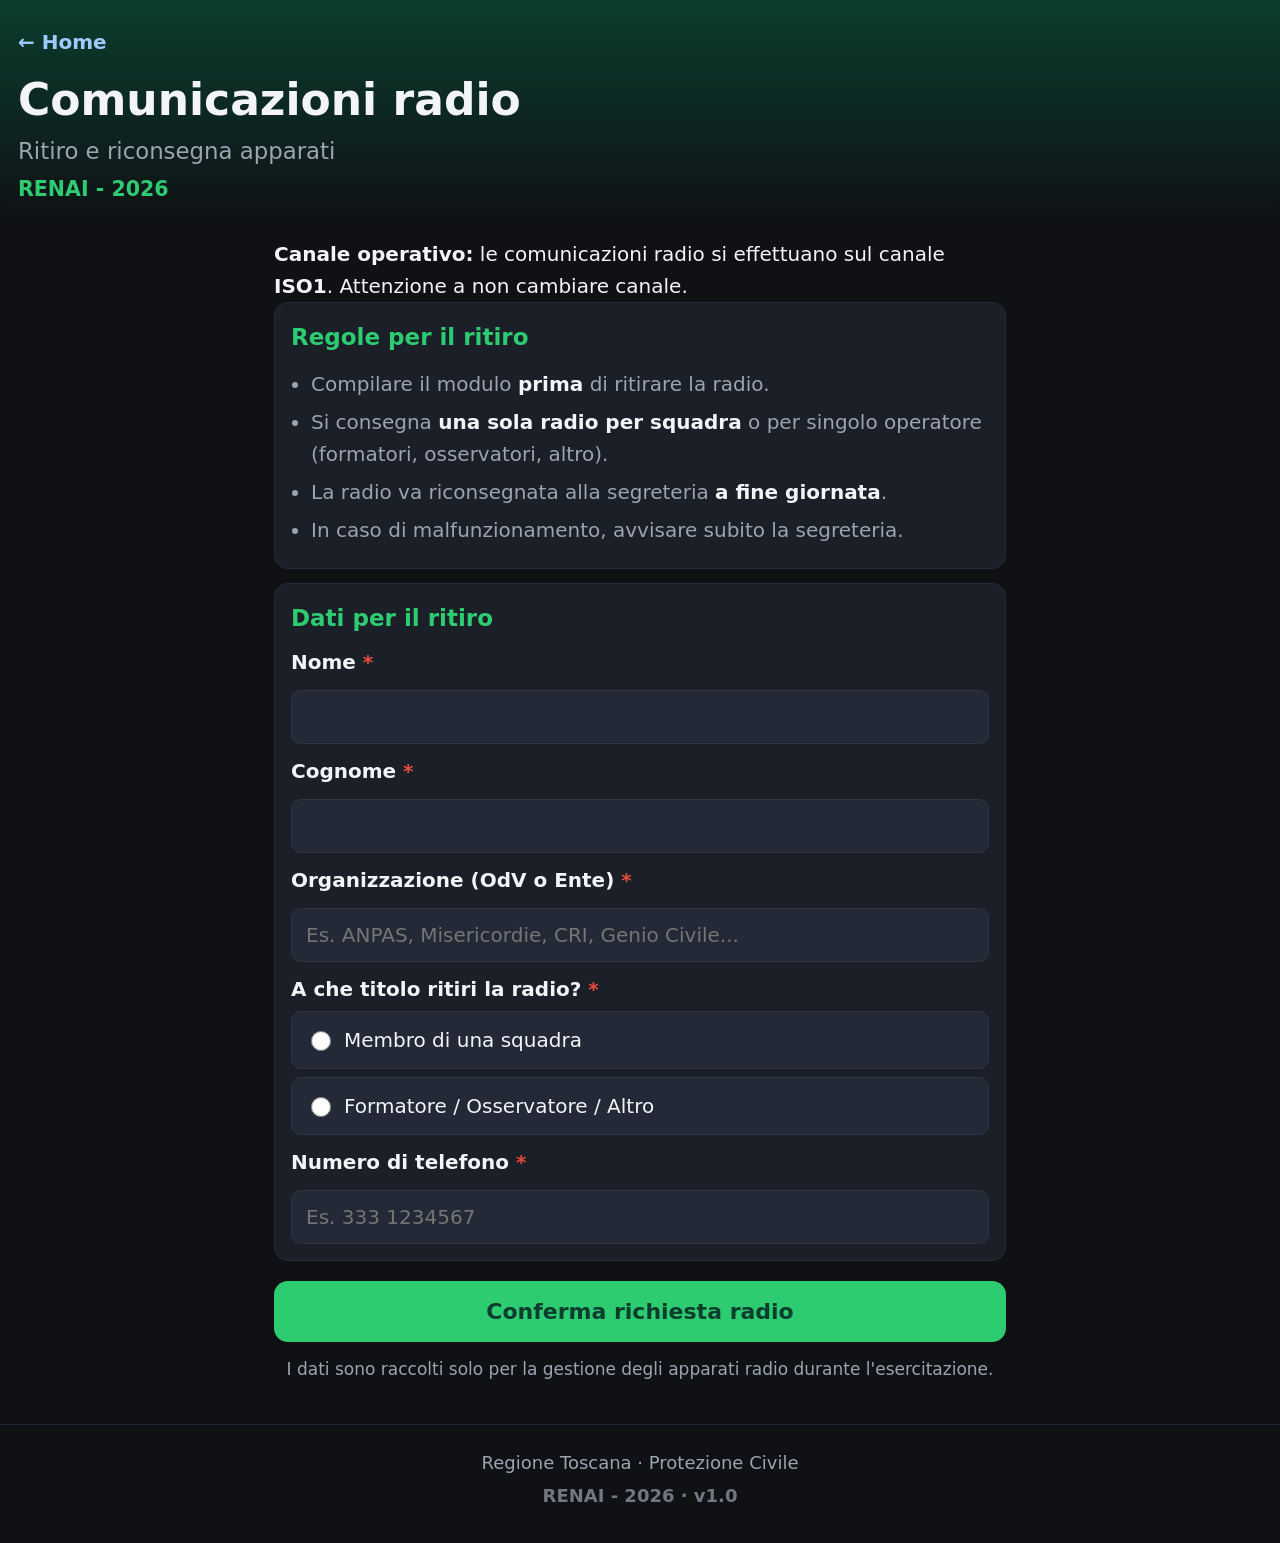
<file: radio.html>
<!DOCTYPE html>
<html lang="it">
<head>
  <meta charset="UTF-8">
  <meta name="viewport" content="width=device-width, initial-scale=1.0, viewport-fit=cover">
  <meta name="theme-color" content="#0b3d2e">
  <title>RENAI - 2026 · Radio</title>
  <link rel="stylesheet" href="style.css">
</head>
<body>

  <header class="app-header">
    <a href="index.html" class="back-link">← Home</a>
    <h1>Comunicazioni radio</h1>
    <p class="subtitle">Ritiro e riconsegna apparati</p>
    <p class="date">RENAI - 2026</p>
  </header>

  <main class="app-main">

    <!-- INFO CANALE -->
    <div class="alert alert--accreditamento">
      <strong>Canale operativo:</strong> le comunicazioni radio si effettuano sul canale <strong>ISO1</strong>. Attenzione a non cambiare canale.
    </div>

    <!-- REGOLE -->
    <section class="form-section">
      <h2 class="form-section-title">Regole per il ritiro</h2>
      <ul class="regole-list">
        <li>Compilare il modulo <strong>prima</strong> di ritirare la radio.</li>
        <li>Si consegna <strong>una sola radio per squadra</strong> o per singolo operatore (formatori, osservatori, altro).</li>
        <li>La radio va riconsegnata alla segreteria <strong>a fine giornata</strong>.</li>
        <li>In caso di malfunzionamento, avvisare subito la segreteria.</li>
      </ul>
    </section>

    <!-- FORM -->
    <form id="radioForm" novalidate>

      <section class="form-section">
        <h2 class="form-section-title">Dati per il ritiro</h2>

        <p class="form-question">Nome <span class="required">*</span></p>
        <input type="text" name="nome" required autocomplete="given-name" maxlength="50">

        <p class="form-question">Cognome <span class="required">*</span></p>
        <input type="text" name="cognome" required autocomplete="family-name" maxlength="50">

        <p class="form-question">Organizzazione (OdV o Ente) <span class="required">*</span></p>
        <input type="text" name="organizzazione" required maxlength="80" placeholder="Es. ANPAS, Misericordie, CRI, Genio Civile...">

        <p class="form-question">A che titolo ritiri la radio? <span class="required">*</span></p>
        <div class="radio-group">
          <label class="radio-option">
            <input type="radio" name="tipo" value="squadra" required onchange="aggiornaTipo()">
            Membro di una squadra
          </label>
          <label class="radio-option">
            <input type="radio" name="tipo" value="individuale" required onchange="aggiornaTipo()">
            Formatore / Osservatore / Altro
          </label>
        </div>

        <!-- Campo squadra (visibile solo se "squadra" selezionato) -->
        <div id="campoSquadra" style="display:none;">
          <p class="form-question">Numero o lettera della squadra <span class="required">*</span></p>
          <input type="text" name="squadra" id="inputSquadra" maxlength="5" placeholder="Es. 12 oppure C" autocomplete="off">
          <p class="form-hint">Squadre numeriche: 1 – 80. Squadre istituzionali: lettere A – T.</p>
        </div>

        <!-- Campo ruolo (visibile solo se "individuale" selezionato) -->
        <div id="campoRuolo" style="display:none;">
          <p class="form-question">Specifica il ruolo <span class="required">*</span></p>
          <select name="ruolo" id="inputRuolo" required onchange="aggiornaRuolo()">
            <option value="">-- Seleziona --</option>
            <option value="Formatore">Formatore</option>
            <option value="Osservatore">Osservatore</option>
            <option value="Altro">Altro (specificare sotto)</option>
          </select>

          <div id="campoRuoloAltro" style="display:none; margin-top:10px;">
            <p class="form-question">Specifica il ruolo <span class="required">*</span></p>
            <input type="text" name="ruolo_altro" id="inputRuoloAltro" maxlength="50" placeholder="Es. Referente radio, Coordinatore...">
          </div>
        </div>

        <p class="form-question">Numero di telefono <span class="required">*</span></p>
        <input type="tel" name="telefono" required inputmode="tel" maxlength="20" placeholder="Es. 333 1234567">

      </section>

      <button type="submit" class="submit-btn" id="submitBtn">Conferma richiesta radio</button>
      <p class="form-note">I dati sono raccolti solo per la gestione degli apparati radio durante l'esercitazione.</p>

    </form>

  </main>

  <footer class="app-footer">
    <p>Regione Toscana · Protezione Civile</p>
    <p class="version">RENAI - 2026 · v1.0</p>
  </footer>

  <script>
    // ============================================
    // CONFIGURAZIONE
    // ============================================
    const APPS_SCRIPT_URL = "https://script.google.com/macros/s/AKfycbyRlh03ZP6jDLqbfK8-LWEhG4coGWzOJS4TTweIMRiPfyxi3aC9UyPN-Cj9vT9ACO3mXg/exec";

    // ============================================
    // MOSTRA CAMPO IN BASE AL TIPO
    // ============================================
    function aggiornaTipo() {
      const tipo = document.querySelector('input[name="tipo"]:checked');
      if (!tipo) return;

      const campoSquadra = document.getElementById("campoSquadra");
      const campoRuolo = document.getElementById("campoRuolo");
      const inputSquadra = document.getElementById("inputSquadra");
      const inputRuolo = document.getElementById("inputRuolo");

      if (tipo.value === "squadra") {
        campoSquadra.style.display = "block";
        campoRuolo.style.display = "none";
        inputSquadra.required = true;
        inputRuolo.required = false;
        inputRuolo.value = "";
        document.getElementById("campoRuoloAltro").style.display = "none";
        document.getElementById("inputRuoloAltro").required = false;
      } else {
        campoSquadra.style.display = "none";
        campoRuolo.style.display = "block";
        inputSquadra.required = false;
        inputRuolo.required = true;
        inputSquadra.value = "";
      }
    }

    // ============================================
    // MOSTRA CAMPO "ALTRO" SE SELEZIONATO
    // ============================================
    function aggiornaRuolo() {
      const ruolo = document.getElementById("inputRuolo").value;
      const campoAltro = document.getElementById("campoRuoloAltro");
      const inputAltro = document.getElementById("inputRuoloAltro");

      if (ruolo === "Altro") {
        campoAltro.style.display = "block";
        inputAltro.required = true;
      } else {
        campoAltro.style.display = "none";
        inputAltro.required = false;
        inputAltro.value = "";
      }
    }

    // ============================================
    // INVIO
    // ============================================
    document.getElementById("radioForm").addEventListener("submit", async function(e) {
      e.preventDefault();

      const form = e.target;
      if (!form.checkValidity()) {
        form.reportValidity();
        return;
      }

      const submitBtn = document.getElementById("submitBtn");
      submitBtn.disabled = true;
      submitBtn.textContent = "Invio in corso...";

      const formData = new FormData(form);
      const tipo = formData.get("tipo");

      // Prepara il valore da mettere nella colonna "Squadra" del foglio
      let squadra = "";
      if (tipo === "squadra") {
        // Normalizza: maiuscolo per le lettere, così "c" diventa "C"
        squadra = (formData.get("squadra") || "").trim().toUpperCase();
      } else {
        const ruolo = formData.get("ruolo");
        if (ruolo === "Altro") {
          squadra = formData.get("ruolo_altro").trim();
        } else {
          squadra = ruolo;
        }
      }

      const data = {
        nome: formData.get("nome").trim(),
        cognome: formData.get("cognome").trim(),
        organizzazione: formData.get("organizzazione").trim(),
        squadra: squadra,
        telefono: formData.get("telefono").trim()
      };

      try {
        await fetch(APPS_SCRIPT_URL, {
          method: "POST",
          mode: "no-cors",
          headers: { "Content-Type": "application/json" },
          body: JSON.stringify(data)
        });

        window.location.href = "radio-grazie.html";

      } catch (err) {
        alert("Errore nell'invio. Controlla la connessione e riprova.");
        submitBtn.disabled = false;
        submitBtn.textContent = "Conferma ritiro radio";
      }
    });
  </script>

</body>
</html>
</file>
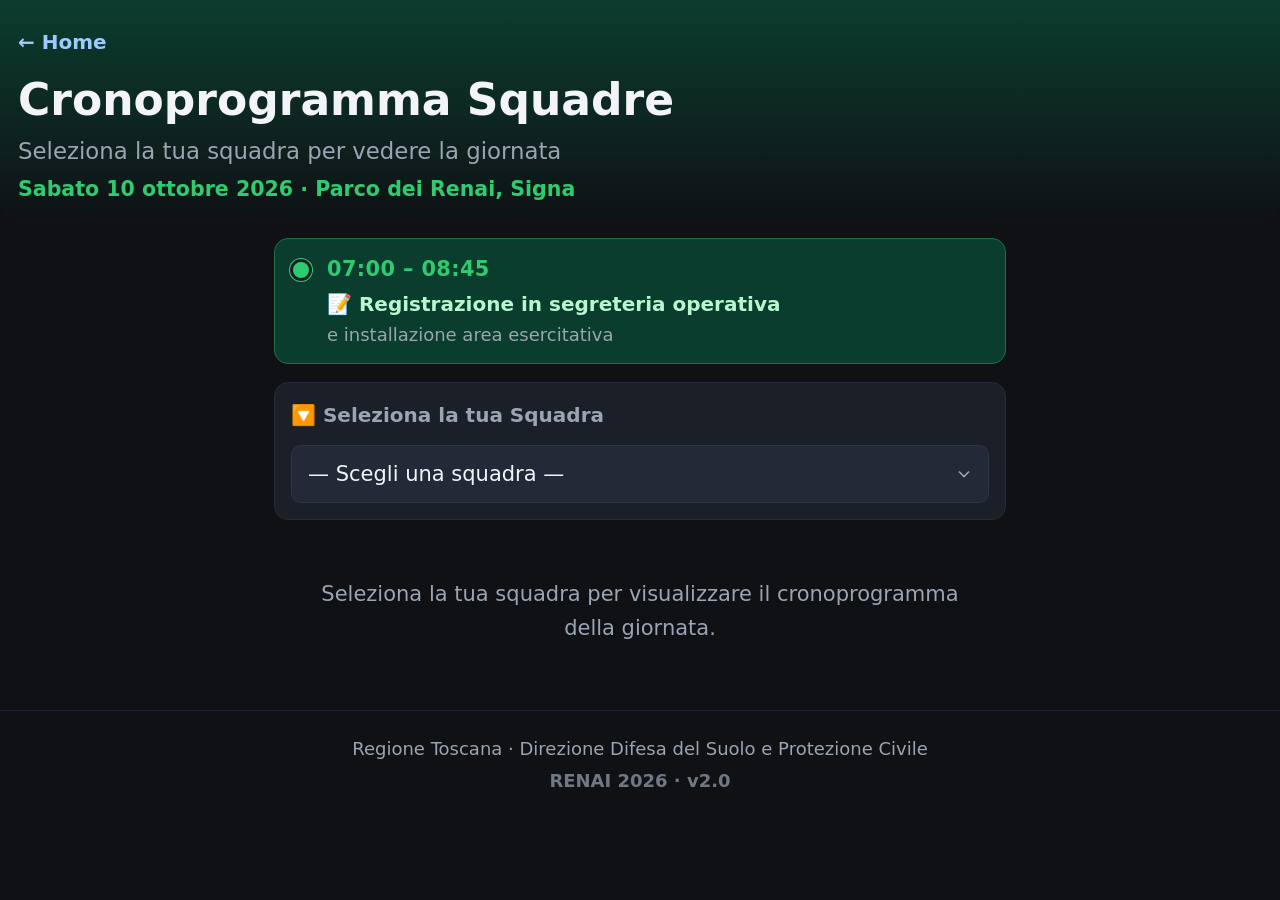
<file: squadre.html>
<!DOCTYPE html>
<html lang="it">
<head>
  <meta charset="UTF-8">
  <meta name="viewport" content="width=device-width, initial-scale=1.0, viewport-fit=cover">
  <meta name="theme-color" content="#0b3d2e">
  <title>Cronoprogramma Squadre – RENAI 2026</title>
  <link rel="stylesheet" href="style.css">
</head>
<body>

  <header class="app-header">
    <a href="index.html" class="back-link">← Home</a>
    <h1>Cronoprogramma Squadre</h1>
    <p class="subtitle">Seleziona la tua squadra per vedere la giornata</p>
    <p class="date">Sabato 10 ottobre 2026 · Parco dei Renai, Signa</p>
  </header>

  <main class="app-main">

    <div class="slot slot--registrazione" data-start="07:00" data-end="08:45" style="margin-bottom: 18px;">
      <div class="slot-time">07:00 – 08:45</div>
      <div class="slot-title">📝 Registrazione in segreteria operativa</div>
      <div class="slot-sub">e installazione area esercitativa</div>
    </div>

    <div class="team-selector">
      <label for="teamSelect">🔽 Seleziona la tua Squadra</label>
      <select id="teamSelect">
        <option value="">— Scegli una squadra —</option>
      </select>
    </div>

    <div id="scheduleContainer">
      <div class="empty-state">
        Seleziona la tua squadra per visualizzare il cronoprogramma della giornata.
      </div>
    </div>

  </main>

  <footer class="app-footer">
    <p>Regione Toscana · Direzione Difesa del Suolo e Protezione Civile</p>
    <p class="version">RENAI 2026 · v2.0</p>
  </footer>

  <script>
    // ============================================
    // CRONOPROGRAMMA SQUADRE - RENAI 2026 (rev. 3)
    // ============================================

    const schedules = {};

    const ISLAND_NAMES = {
      A: "Ronda A",
      B: "Opere B",
      C: "Rete Monitoraggio",
      D: "Insacchettatrice",
      E: "Sacchini E",
      F: "Ronda F",
      G: "Opere G",
      H: "Segnalazioni",
      I: "Telone I",
      L: "Sacchini L",
      M: "Sicurezza",
      N: "Soup-RT",
      O: "Ronda O",
      P: "Telone P",
      Q: "Opere Q",
      R: "TLC - Comunicazioni"
    };

    const ISLAND_ORDER = ["A","B","C","D","E","F","G","H","I","L","M","N","O","P","Q","R"];

    // --------------------------------------------
    // Blocchi volontari 1-80 (rotazione di 5 isole)
    // --------------------------------------------
    const GROUPS = [
      { from: 1,  to: 5,  start: 0,  pranzo: 2 },
      { from: 6,  to: 10, start: 1,  pranzo: 2 },
      { from: 11, to: 15, start: 2,  pranzo: 2 },
      { from: 16, to: 20, start: 3,  pranzo: 2 },
      { from: 21, to: 25, start: 4,  pranzo: 2 },
      { from: 26, to: 30, start: 5,  pranzo: 1 },
      { from: 31, to: 35, start: 6,  pranzo: 1 },
      { from: 36, to: 40, start: 7,  pranzo: 1 },
      { from: 41, to: 45, start: 8,  pranzo: 1 },
      { from: 46, to: 50, start: 9,  pranzo: 1 },
      { from: 51, to: 55, start: 10, pranzo: 1 },
      { from: 56, to: 60, start: 11, pranzo: 1 },
      { from: 61, to: 65, start: 12, pranzo: 1 },
      { from: 66, to: 70, start: 13, pranzo: 2 },
      { from: 71, to: 75, start: 14, pranzo: 2 },
      { from: 76, to: 80, start: 15, pranzo: 2 }
    ];

    GROUPS.forEach(g => {
      const i1 = ISLAND_ORDER[g.start % 16];
      const i2 = ISLAND_ORDER[(g.start + 1) % 16];
      const i3 = ISLAND_ORDER[(g.start + 2) % 16];
      const i4 = ISLAND_ORDER[(g.start + 3) % 16];
      const i5 = ISLAND_ORDER[(g.start + 4) % 16];

      const slots = [
        { start: "08:45", end: "09:45", isola: i1, activity: ISLAND_NAMES[i1], type: "formativo" },
        { start: "09:45", end: "10:45", isola: i2, activity: ISLAND_NAMES[i2], type: "formativo" },
        { start: "10:45", end: "11:15",            activity: "Pausa Caffè",    type: "pausa" },
        { start: "11:15", end: "12:15", isola: i3, activity: ISLAND_NAMES[i3], type: "formativo" }
      ];

      if (g.pranzo === 2) {
        slots.push({ start: "12:15", end: "13:15", isola: i4, activity: ISLAND_NAMES[i4], type: "formativo" });
        slots.push({ start: "13:15", end: "14:15",            activity: "Pranzo (Fascia 2)",  type: "pausa" });
      } else {
        slots.push({ start: "12:15", end: "13:15",            activity: "Pranzo (Fascia 1)",  type: "pausa" });
        slots.push({ start: "13:15", end: "14:15", isola: i4, activity: ISLAND_NAMES[i4], type: "formativo" });
      }

      slots.push({ start: "14:15", end: "14:30", activity: "Saluti Istituzionali", type: "istituzionale" });
      slots.push({ start: "14:30", end: "15:30", isola: i5, activity: ISLAND_NAMES[i5], type: "formativo" });

      for (let id = g.from; id <= g.to; id++) {
        schedules[String(id)] = slots;
      }
    });

    // --------------------------------------------
    // Squadre Istituzionali A-T (formazione solo la mattina)
    // --------------------------------------------

    // A, B, C → F1=N, F2=D, F3=H, Pranzo 2
    const istABC = [
      { start: "08:45", end: "09:45", isola: "N", activity: "Soup-RT",          type: "formativo" },
      { start: "09:45", end: "10:45", isola: "D", activity: "Insacchettatrice", type: "formativo" },
      { start: "10:45", end: "11:15",            activity: "Pausa Caffè",       type: "pausa" },
      { start: "11:15", end: "12:15", isola: "H", activity: "Segnalazioni",     type: "formativo" },
      { start: "12:15", end: "13:15",            activity: "Termine Formazione (Attesa)", type: "istituzionale" },
      { start: "13:15", end: "14:15",            activity: "Pranzo (Fascia 2)", type: "pausa" },
      { start: "14:15", end: "14:30",            activity: "Saluti Istituzionali", type: "istituzionale" },
      { start: "14:30", end: "15:30",            activity: "Termine Attività",  type: "istituzionale" }
    ];
    ["A","B","C"].forEach(id => schedules[id] = istABC);

    // D, E, F → F1=D, F2=N, F3=M, Pranzo 1
    const istDEF = [
      { start: "08:45", end: "09:45", isola: "D", activity: "Insacchettatrice", type: "formativo" },
      { start: "09:45", end: "10:45", isola: "N", activity: "Soup-RT",          type: "formativo" },
      { start: "10:45", end: "11:15",            activity: "Pausa Caffè",       type: "pausa" },
      { start: "11:15", end: "12:15", isola: "M", activity: "Sicurezza",        type: "formativo" },
      { start: "12:15", end: "13:15",            activity: "Pranzo (Fascia 1)", type: "pausa" },
      { start: "13:15", end: "14:15",            activity: "Termine Formazione (Attesa)", type: "istituzionale" },
      { start: "14:15", end: "14:30",            activity: "Saluti Istituzionali", type: "istituzionale" },
      { start: "14:30", end: "15:30",            activity: "Termine Attività",  type: "istituzionale" }
    ];
    ["D","E","F"].forEach(id => schedules[id] = istDEF);

    // G, H, I → F1=H, F2=M, F3=N, Pranzo 1
    const istGHI = [
      { start: "08:45", end: "09:45", isola: "H", activity: "Segnalazioni", type: "formativo" },
      { start: "09:45", end: "10:45", isola: "M", activity: "Sicurezza",    type: "formativo" },
      { start: "10:45", end: "11:15",            activity: "Pausa Caffè",   type: "pausa" },
      { start: "11:15", end: "12:15", isola: "N", activity: "Soup-RT",      type: "formativo" },
      { start: "12:15", end: "13:15",            activity: "Pranzo (Fascia 1)", type: "pausa" },
      { start: "13:15", end: "14:15",            activity: "Termine Formazione (Attesa)", type: "istituzionale" },
      { start: "14:15", end: "14:30",            activity: "Saluti Istituzionali", type: "istituzionale" },
      { start: "14:30", end: "15:30",            activity: "Termine Attività", type: "istituzionale" }
    ];
    ["G","H","I"].forEach(id => schedules[id] = istGHI);

    // L, M, N → F1=M, F2=Q, F3=P, Pranzo 1, F4bis=N
    const istLMN = [
      { start: "08:45", end: "09:45", isola: "M", activity: "Sicurezza",           type: "formativo" },
      { start: "09:45", end: "10:45", isola: "Q", activity: "Opere Q",              type: "formativo" },
      { start: "10:45", end: "11:15",            activity: "Pausa Caffè",          type: "pausa" },
      { start: "11:15", end: "12:15", isola: "P", activity: "Telone P",             type: "formativo" },
      { start: "12:15", end: "13:15",            activity: "Pranzo (Fascia 1)",    type: "pausa" },
      { start: "13:15", end: "14:15", isola: "N", activity: "Soup-RT",              type: "formativo" },
      { start: "14:15", end: "14:30",            activity: "Saluti Istituzionali", type: "istituzionale" },
      { start: "14:30", end: "15:30",            activity: "Termine Attività",     type: "istituzionale" }
    ];
    ["L","M","N"].forEach(id => schedules[id] = istLMN);

    // O, P, Q → F1=Q, F2=R, F3=C, Pranzo 2
    const istOPQ = [
      { start: "08:45", end: "09:45", isola: "Q", activity: "Opere Q",             type: "formativo" },
      { start: "09:45", end: "10:45", isola: "R", activity: "TLC - Comunicazioni", type: "formativo" },
      { start: "10:45", end: "11:15",            activity: "Pausa Caffè",          type: "pausa" },
      { start: "11:15", end: "12:15", isola: "C", activity: "Rete Monitoraggio",   type: "formativo" },
      { start: "12:15", end: "13:15",            activity: "Termine Formazione (Attesa)", type: "istituzionale" },
      { start: "13:15", end: "14:15",            activity: "Pranzo (Fascia 2)",    type: "pausa" },
      { start: "14:15", end: "14:30",            activity: "Saluti Istituzionali", type: "istituzionale" },
      { start: "14:30", end: "15:30",            activity: "Termine Attività",     type: "istituzionale" }
    ];
    ["O","P","Q"].forEach(id => schedules[id] = istOPQ);

    // R, S, T → F1=R, F2=C, F3=D, Pranzo 2
    const istRST = [
      { start: "08:45", end: "09:45", isola: "R", activity: "TLC - Comunicazioni", type: "formativo" },
      { start: "09:45", end: "10:45", isola: "C", activity: "Rete Monitoraggio",   type: "formativo" },
      { start: "10:45", end: "11:15",            activity: "Pausa Caffè",          type: "pausa" },
      { start: "11:15", end: "12:15", isola: "D", activity: "Insacchettatrice",    type: "formativo" },
      { start: "12:15", end: "13:15",            activity: "Termine Formazione (Attesa)", type: "istituzionale" },
      { start: "13:15", end: "14:15",            activity: "Pranzo (Fascia 2)",    type: "pausa" },
      { start: "14:15", end: "14:30",            activity: "Saluti Istituzionali", type: "istituzionale" },
      { start: "14:30", end: "15:30",            activity: "Termine Attività",     type: "istituzionale" }
    ];
    ["R","S","T"].forEach(id => schedules[id] = istRST);

    // --------------------------------------------
    // Popola la tendina
    // --------------------------------------------
    const select = document.getElementById("teamSelect");

    for (let i = 1; i <= 80; i++) {
      const opt = document.createElement("option");
      opt.value = String(i);
      opt.textContent = "Squadra " + i;
      select.appendChild(opt);
    }
    ["A","B","C","D","E","F","G","H","I","L","M","N","O","P","Q","R","S","T"].forEach(l => {
      const opt = document.createElement("option");
      opt.value = l;
      opt.textContent = "Squadra " + l + " (Istituzionale)";
      select.appendChild(opt);
    });

    // --------------------------------------------
    // Render del cronoprogramma
    // --------------------------------------------
    const container = document.getElementById("scheduleContainer");
    const emptyHTML = `<div class="empty-state">Seleziona la tua squadra per visualizzare il cronoprogramma della giornata.</div>`;

    function render(teamId) {
      const slots = schedules[teamId];
      if (!slots) {
        container.innerHTML = `<div class="empty-state">Programma non trovato per la squadra <strong>${teamId}</strong>.</div>`;
        return;
      }

      let html = `
        <div class="chart-section">
          <h2 class="team-name">Squadra ${teamId}</h2>
          <p class="team-sub">Cronoprogramma della giornata · Sabato 10 ottobre 2026</p>
          <ul class="timeline">
      `;

      slots.forEach(s => {
        const isolaTag = s.isola ? `<span class="badge-isola">Isola ${s.isola}</span>` : "";

        let icona = "";
        if (s.activity === "Pausa Caffè")                icona = "☕ ";
        else if (s.activity.startsWith("Pranzo"))        icona = "🍽️ ";
        else if (s.activity === "Saluti Istituzionali")  icona = "🎤 ";
        else if (s.activity.startsWith("Termine"))       icona = "🏁 ";

        // Formattazione orario "08:45 – 09:45"
        const timeLabel = s.start + " – " + s.end;

        html += `
            <li class="slot slot--${s.type}" data-start="${s.start}" data-end="${s.end}">
              <div class="slot-time">${timeLabel}</div>
              <div class="slot-title">${isolaTag}${icona}${s.activity}</div>
            </li>
        `;
      });

      html += `
          </ul>
          <ul class="timeline" style="margin-top: 18px;">
            <li class="slot slot--istituzionale" data-start="16:00" data-end="17:00">
              <div class="slot-time">16:00 – 17:00</div>
              <div class="slot-title">🏁 Debriefing e smontaggio</div>
              <div class="slot-sub">Compilazione del formulario di valutazione</div>
            </li>
          </ul>
        </div>
      `;
      container.innerHTML = html;

      // Evidenzia lo slot in corso dopo aver rigenerato il contenuto
      if (typeof window.highlightCurrentSlot === "function") {
        window.highlightCurrentSlot();
      }
    }

    select.addEventListener("change", function() {
      if (this.value) render(this.value);
      else container.innerHTML = emptyHTML;
    });
  </script>

  <!-- Script comune: stato evento + evidenziazione slot in corso -->
  <script src="app.js"></script>

</body>
</html>
</file>
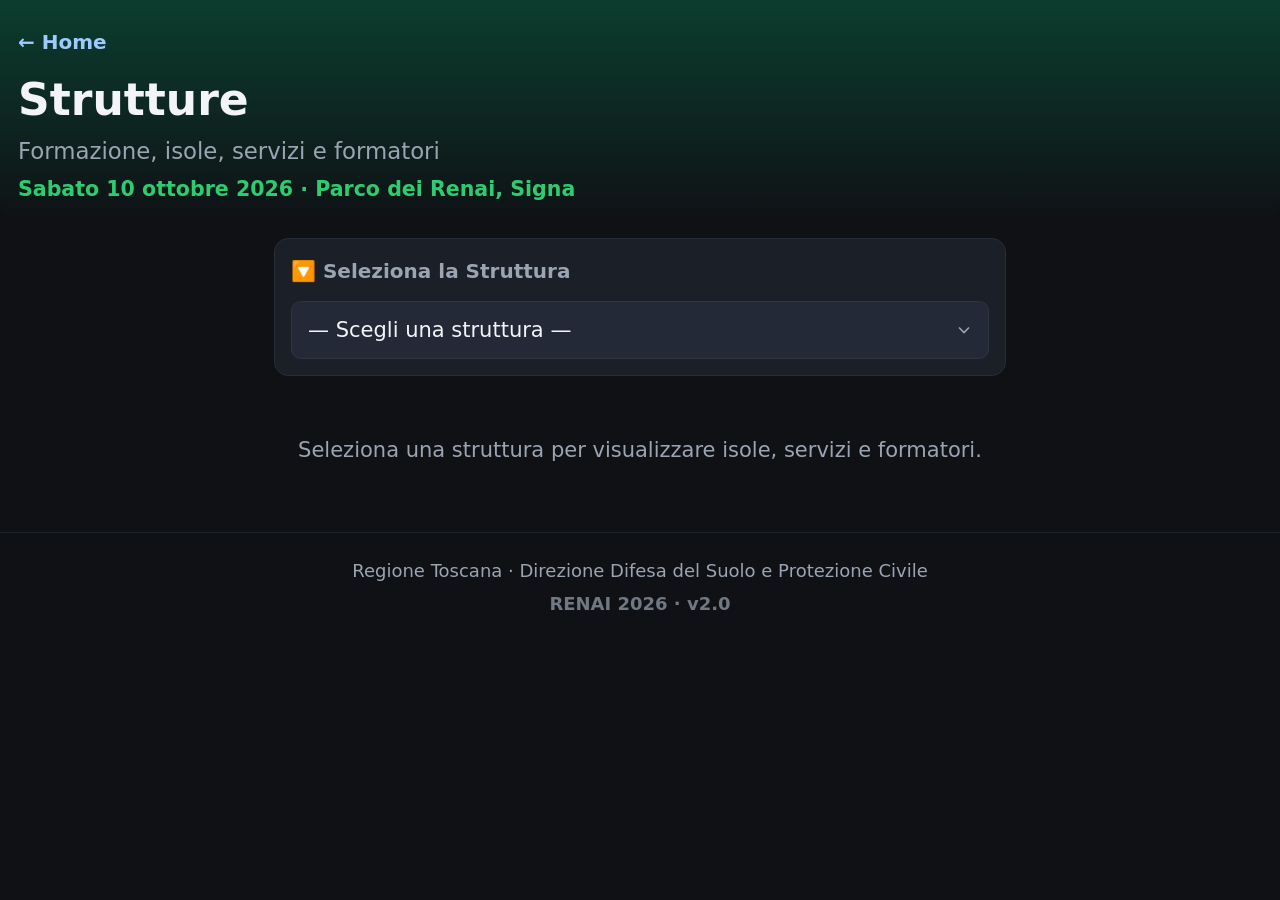
<file: strutture.html>
<!DOCTYPE html>
<html lang="it">
<head>
  <meta charset="UTF-8">
  <meta name="viewport" content="width=device-width, initial-scale=1.0, viewport-fit=cover">
  <meta name="theme-color" content="#0b3d2e">
  <title>Strutture – RENAI 2026</title>
  <link rel="stylesheet" href="style.css">
</head>
<body>

  <header class="app-header">
    <a href="index.html" class="back-link">← Home</a>
    <h1>Strutture</h1>
    <p class="subtitle">Formazione, isole, servizi e formatori</p>
    <p class="date">Sabato 10 ottobre 2026 · Parco dei Renai, Signa</p>
  </header>

  <main class="app-main">

    <div class="struttura-selector">
      <label for="strutturaSelect">🔽 Seleziona la Struttura</label>
      <select id="strutturaSelect">
        <option value="">— Scegli una struttura —</option>
      </select>
    </div>

    <div id="strutturaContainer">
      <div class="empty-state">
        Seleziona una struttura per visualizzare isole, servizi e formatori.
      </div>
    </div>

  </main>

  <footer class="app-footer">
    <p>Regione Toscana · Direzione Difesa del Suolo e Protezione Civile</p>
    <p class="version">RENAI 2026 · v2.0</p>
  </footer>

  <script>
    // ============================================
    // STRUTTURE - RENAI 2026
    // ============================================

    const ARGOMENTI = {
      "RONDA": "Modalità di esecuzione ronde, lettura aste idrometriche e segnalazione fontanazzi.",
      "OPERE": "Manovra di paratoie, monitoraggio paratie e gestione manufatti idraulici.",
      "RETE MONITORAGGIO": "Interpretazione della rete di monitoraggio idro-meteo regionale.",
      "INSACCHETTATRICE": "Uso della macchina automatica con supporto Bobcat.",
      "SACCHINI": "Tecniche di insaccaggio manuale e realizzazione coronelle.",
      "TELONE": "Procedure di telonatura arginale per contrastare l'erosione superficiale.",
      "SOUP-RT": "Utilizzo del programma di sala operativa per il servizio di piena.",
      "SICUREZZA": "Norme comportamentali e utilizzo corretto dei DPI specialistici.",
      "COMUNICAZIONE": "Utilizzo delle radio e di un corretto linguaggio per le comunicazioni durante la specifica attività di servizio di piena.",
      "SEGNALAZIONI": "Segnalazione di criticità e gestione delle comunicazioni con la sala operativa."
    };

    const STRUTTURE = [
      // ---------- SICUREZZA E LOGISTICA ----------
      {
        id: "ANC",
        nome: "ANC – Associazione Nazionale Carabinieri",
        servizi: [
          { nome: "Sicurezza dell'area", descrizione: "Controllo degli accessi, vigilanza dell'area esercitativa e raccordo con i referenti della Protezione Civile." },
          { nome: "Viabilità e parcheggi", descrizione: "Indicazioni sui parcheggi riservati ai partecipanti, gestione della viabilità interna al Parco dei Renai e individuazione dei percorsi pedonali sicuri tra le isole formative, il punto ristoro e il palco istituzionale." },
          { nome: "Punto informativo logistico", descrizione: "Riferimento per l'orientamento all'interno dell'area: ubicazione dei servizi igienici, del punto ristoro, del palco istituzionale, delle isole formative e delle vie di fuga." }
        ],
        isole: []
      },

      // ---------- SERVIZI ----------
      {
        id: "ANPAS",
        nome: "ANPAS",
        servizi: [
          { nome: "Isola Ristoro – Pranzo", descrizione: "Gestione cucina e distribuzione dei due turni di pranzo (12:15–13:15 e 13:15–14:15)." }
        ],
        isole: [
          { lettera: "A", nome: "Ronda A", argomento: "RONDA", formatori: "Pazzi (di ANPAS)" },
          { lettera: "L", nome: "Sacchini L", argomento: "SACCHINI", formatori: "Mantellassi (di ANPAS)" }
        ]
      },
      {
        id: "MISERICORDIE",
        nome: "Misericordie",
        servizi: [
          { nome: "Pausa Caffè", descrizione: "Gestione del punto ristoro per la pausa caffè delle 10:45–11:15." }
        ],
        isole: []
      },

      // ---------- FORMAZIONE ----------
      {
        id: "GC-VS",
        nome: "Genio Civile Valdarno Superiore",
        isole: [
          { lettera: "A", nome: "Ronda A", argomento: "RONDA", formatori: "Di Paco, Liuti, Comanducci, Sassoli, Ruggiero" },
          { lettera: "B", nome: "Opere B", argomento: "OPERE", formatori: "Tinagli, Ruggiero, Dimaggio" },
          { lettera: "G", nome: "Opere G", argomento: "OPERE", formatori: "Moretti, Giannelli, Melucci, Riccucci Matteo, Pari" },
          { lettera: "L", nome: "Sacchini L", argomento: "SACCHINI", formatori: "Facenna, Vanni, Trovato, Riccucci Marco, Signorini" }
        ]
      },
      {
        id: "GC-NORD",
        nome: "Genio Civile Toscana Nord",
        isole: [
          { lettera: "E", nome: "Sacchini E", argomento: "SACCHINI", formatori: "Galliani, Del Carlo, Rossi" },
          { lettera: "I", nome: "Telone I", argomento: "TELONE", formatori: "Fico, Cruicchi, Grilli" }
        ]
      },
      {
        id: "GC-INF",
        nome: "Genio Civile Valdarno Inferiore",
        isole: [
          { lettera: "F", nome: "Ronda F", argomento: "RONDA", formatori: "Di Lauro, Bargi, Lazzaroni" },
          { lettera: "O", nome: "Ronda O", argomento: "RONDA", formatori: "Menicagli, Barsuglia, D'Isep" }
        ]
      },
      {
        id: "GC-CENTR",
        nome: "Genio Civile Valdarno Centrale",
        isole: [
          { lettera: "P", nome: "Telone P", argomento: "TELONE", formatori: "Alagia, Bazzani, Borchi, Gori, Molinaro, Restivo, Seghi, Tesi" },
          { lettera: "Q", nome: "Opere Q", argomento: "OPERE", formatori: "Gonnelli, Pierro, Reggiannini, Trinci, Cipriani, Longo" }
        ]
      },
      {
        id: "CFR",
        nome: "Centro Funzionale Regione Toscana",
        isole: [
          { lettera: "C", nome: "Rete Monitoraggio", argomento: "RETE MONITORAGGIO", formatori: "Trotta, Pisani, Criscuolo" }
        ]
      },
      {
        id: "CISOM",
        nome: "CISOM",
        isole: [
          { lettera: "D", nome: "Insacchettatrice", argomento: "INSACCHETTATRICE", formatori: "Ballini, Massai, Zito" }
        ]
      },
      {
        id: "CSN",
        nome: "Centro Scienze Naturali Prato",
        isole: [
          { lettera: "H", nome: "Segnalazioni", argomento: "SEGNALAZIONI", formatori: "Tozzi Saverio" }
        ]
      },
      {
        id: "CRI",
        nome: "Croce Rossa Italiana – Comitato Toscana",
        isole: [
          { lettera: "M", nome: "Sicurezza", argomento: "SICUREZZA", formatori: "Lucarini" }
        ]
      },
      {
        id: "PCRT",
        nome: "Protezione Civile Regione Toscana",
        servizi: [
          { nome: "Segreteria Operativa", descrizione: "Registrazione partecipanti e gestione schede di flusso individuale (07:30–08:45)." }
        ],
        isole: [
          { lettera: "N", nome: "Soup-RT", argomento: "SOUP-RT", formatori: "Mugnai Poggesi, Leparulo" },
          { lettera: "R", nome: "TLC - Comunicazioni", argomento: "COMUNICAZIONE", formatori: "Ottanelli, Benvenuti" }
        ]
      }
    ];

    // Popola la tendina
    const select = document.getElementById("strutturaSelect");
    STRUTTURE.forEach(s => {
      const opt = document.createElement("option");
      opt.value = s.id;
      opt.textContent = s.nome;
      select.appendChild(opt);
    });

    // Render
    const container = document.getElementById("strutturaContainer");
    const emptyHTML = `<div class="empty-state">Seleziona una struttura per visualizzare isole, servizi e formatori.</div>`;

    function renderStruttura(id) {
      const s = STRUTTURE.find(x => x.id === id);
      if (!s) return;

      let html = `
        <div class="chart-section">
          <h2 class="struttura-title">${s.nome}</h2>
          <p class="struttura-sub">Dettagli della struttura</p>
      `;

      // Sezione SERVIZI
      if (s.servizi && s.servizi.length > 0) {
        html += `<div class="sezione-title">🛠️ Servizi garantiti</div>`;
        s.servizi.forEach(sv => {
          html += `
            <div class="isola-item isola-item--servizio">
              <div class="isola-item-header">
                <span class="isola-badge isola-badge--servizio">SERVIZIO</span>
                <span class="isola-nome">${sv.nome}</span>
              </div>
              <div class="isola-argomento">${sv.descrizione}</div>
            </div>
          `;
        });
      }

      // Sezione ISOLE / FORMAZIONE
      if (s.isole && s.isole.length > 0) {
        html += `<div class="sezione-title">🏝️ Isole formative</div>`;
        s.isole.forEach(i => {
          const descr = ARGOMENTI[i.argomento] || "";
          html += `
            <div class="isola-item">
              <div class="isola-item-header">
                <span class="isola-badge">ISOLA ${i.lettera}</span>
                <span class="isola-nome">${i.nome}</span>
              </div>
              <div class="isola-argomento"><strong>${i.argomento}</strong> — ${descr}</div>
              <div class="isola-formatori">👤 Formatori: ${i.formatori}</div>
            </div>
          `;
        });
      }

      html += `</div>`;
      container.innerHTML = html;
    }

    select.addEventListener("change", function() {
      if (this.value) renderStruttura(this.value);
      else container.innerHTML = emptyHTML;
    });
  </script>

</body>
</html>
</file>
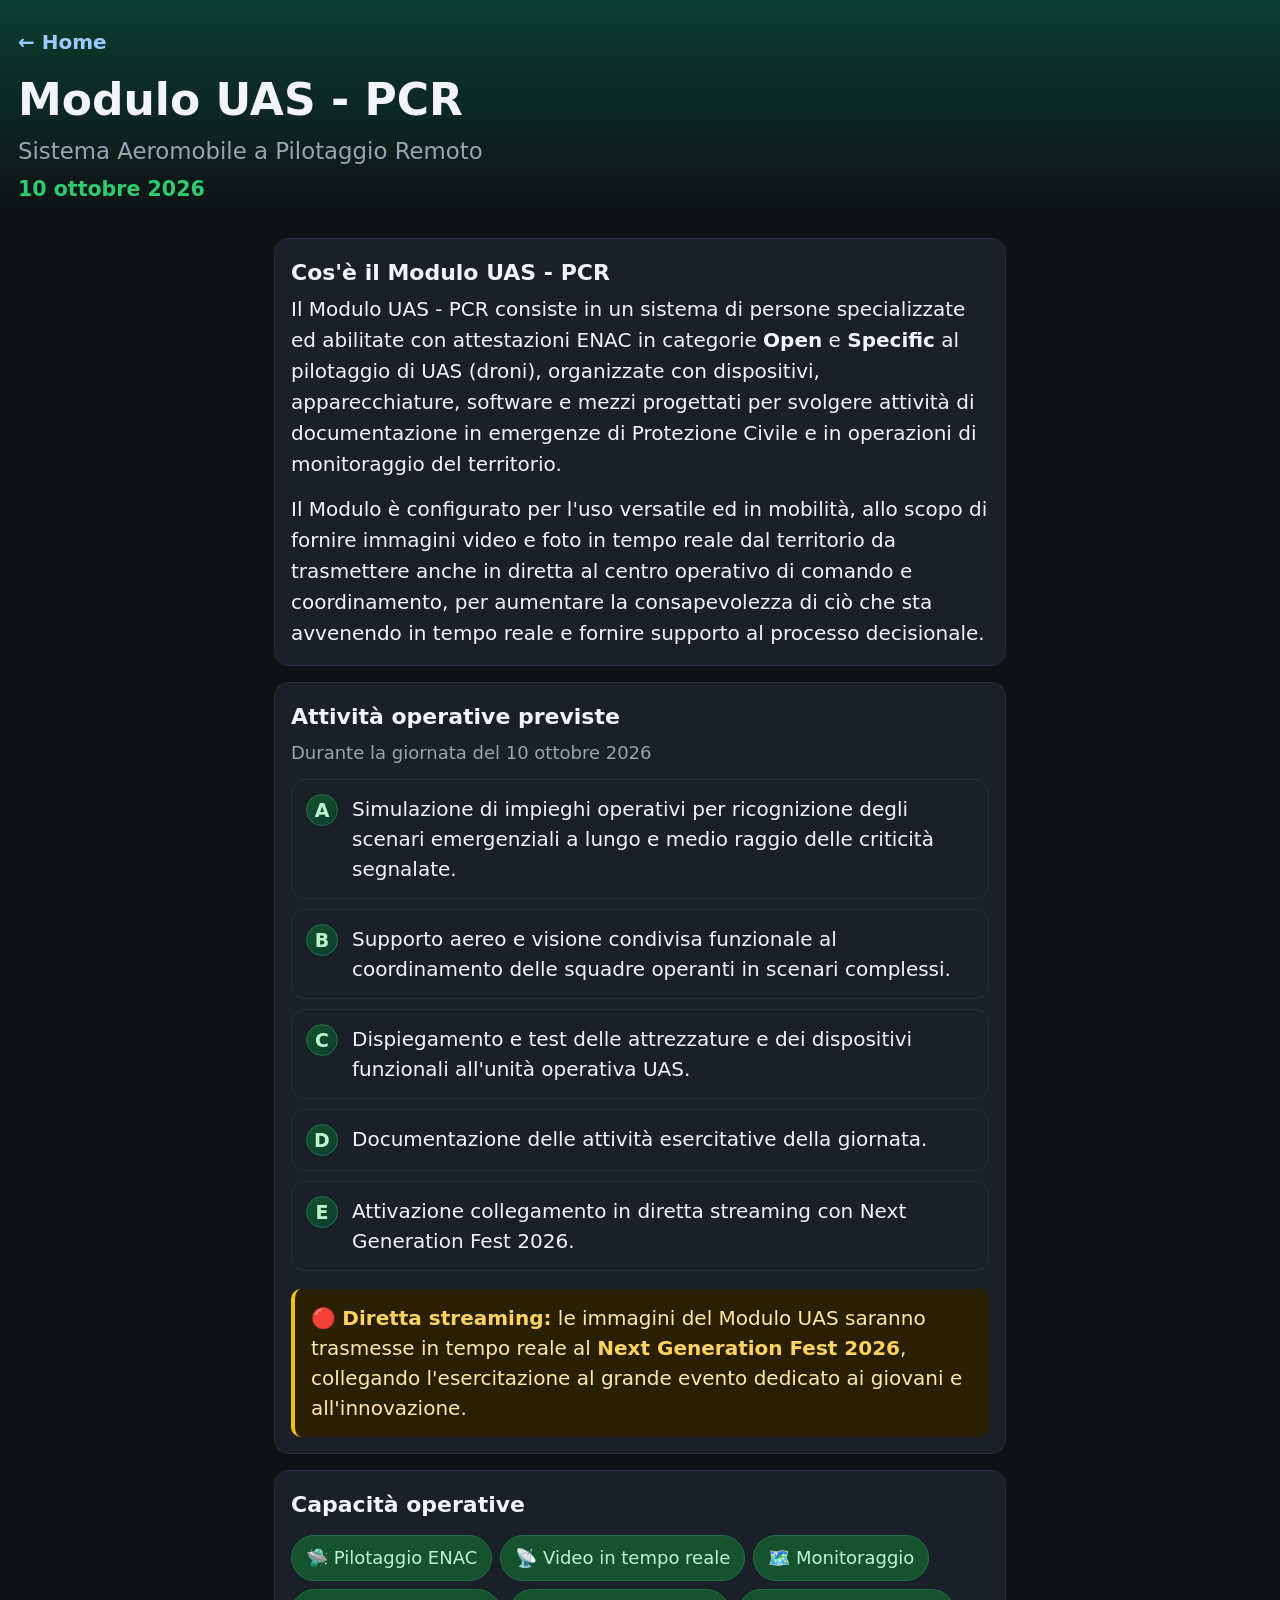
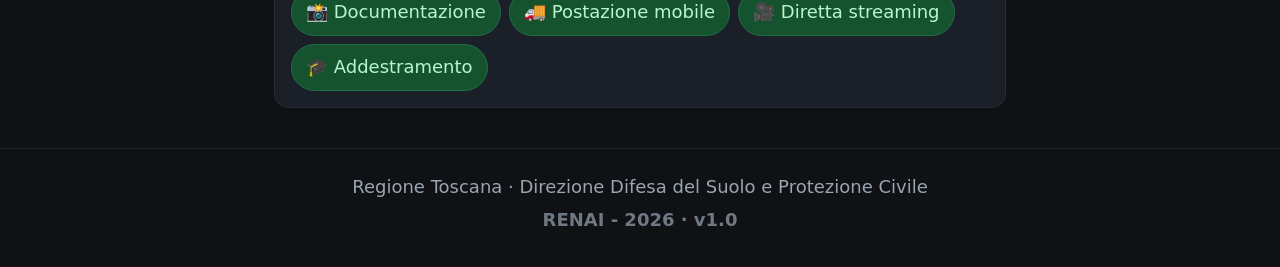
<file: uas.html>
<!DOCTYPE html>
<html lang="it">
<head>
  <meta charset="UTF-8">
  <meta name="viewport" content="width=device-width, initial-scale=1.0, viewport-fit=cover">
  <meta name="theme-color" content="#0b3d2e">
  <title>Modulo UAS - PCR – RENAI 2026</title>
  <link rel="stylesheet" href="style.css">
</head>
<body>

  <!-- HEADER -->
  <header class="app-header">
    <a href="index.html" class="back-link">← Home</a>
    <h1>Modulo UAS - PCR</h1>
    <p class="subtitle">Sistema Aeromobile a Pilotaggio Remoto</p>
    <p class="date">10 ottobre 2026</p>
  </header>

  <!-- MAIN -->
  <main class="app-main">

    <!-- COS'È -->
    <section class="chart-section">
      <h2 class="chart-title">Cos'è il Modulo UAS - PCR</h2>

      <p class="uas-text">
        Il Modulo UAS - PCR consiste in un sistema di persone specializzate ed abilitate
        con attestazioni ENAC in categorie <strong>Open</strong> e <strong>Specific</strong>
        al pilotaggio di UAS (droni), organizzate con dispositivi, apparecchiature, software
        e mezzi progettati per svolgere attività di documentazione in emergenze di Protezione
        Civile e in operazioni di monitoraggio del territorio.
      </p>

      <p class="uas-text">
        Il Modulo è configurato per l'uso versatile ed in mobilità, allo scopo di fornire
        immagini video e foto in tempo reale dal territorio da trasmettere anche in diretta
        al centro operativo di comando e coordinamento, per aumentare la consapevolezza di
        ciò che sta avvenendo in tempo reale e fornire supporto al processo decisionale.
      </p>
    </section>

    <!-- ATTIVITÀ -->
    <section class="chart-section">
      <h2 class="chart-title">Attività operative previste</h2>
      <p class="chart-sub">Durante la giornata del 10 ottobre 2026</p>

      <ul class="uas-activities">
        <li>
          <span class="letter">a</span>
          <span>Simulazione di impieghi operativi per ricognizione degli scenari emergenziali a lungo e medio raggio delle criticità segnalate.</span>
        </li>
        <li>
          <span class="letter">b</span>
          <span>Supporto aereo e visione condivisa funzionale al coordinamento delle squadre operanti in scenari complessi.</span>
        </li>
        <li>
          <span class="letter">c</span>
          <span>Dispiegamento e test delle attrezzature e dei dispositivi funzionali all'unità operativa UAS.</span>
        </li>
        <li>
          <span class="letter">d</span>
          <span>Documentazione delle attività esercitative della giornata.</span>
        </li>
        <li>
          <span class="letter">e</span>
          <span>Attivazione collegamento in diretta streaming con Next Generation Fest 2026.</span>
        </li>
      </ul>

      <div class="uas-streaming">
        🔴 <strong>Diretta streaming:</strong> le immagini del Modulo UAS saranno trasmesse
        in tempo reale al <strong>Next Generation Fest 2026</strong>, collegando l'esercitazione
        al grande evento dedicato ai giovani e all'innovazione.
      </div>
    </section>

    <!-- CAPACITÀ -->
    <section class="chart-section">
      <h2 class="chart-title">Capacità operative</h2>

      <div class="uas-caps">
        <span class="uas-cap">🛸 Pilotaggio ENAC</span>
        <span class="uas-cap">📡 Video in tempo reale</span>
        <span class="uas-cap">🗺️ Monitoraggio</span>
        <span class="uas-cap">📸 Documentazione</span>
        <span class="uas-cap">🚚 Postazione mobile</span>
        <span class="uas-cap">🎥 Diretta streaming</span>
        <span class="uas-cap">🎓 Addestramento</span>
      </div>
    </section>

  </main>

  <!-- FOOTER -->
  <footer class="app-footer">
    <p>Regione Toscana · Direzione Difesa del Suolo e Protezione Civile</p>
    <p class="version">RENAI - 2026 · v1.0</p>
  </footer>

</body>
</html>
</file>
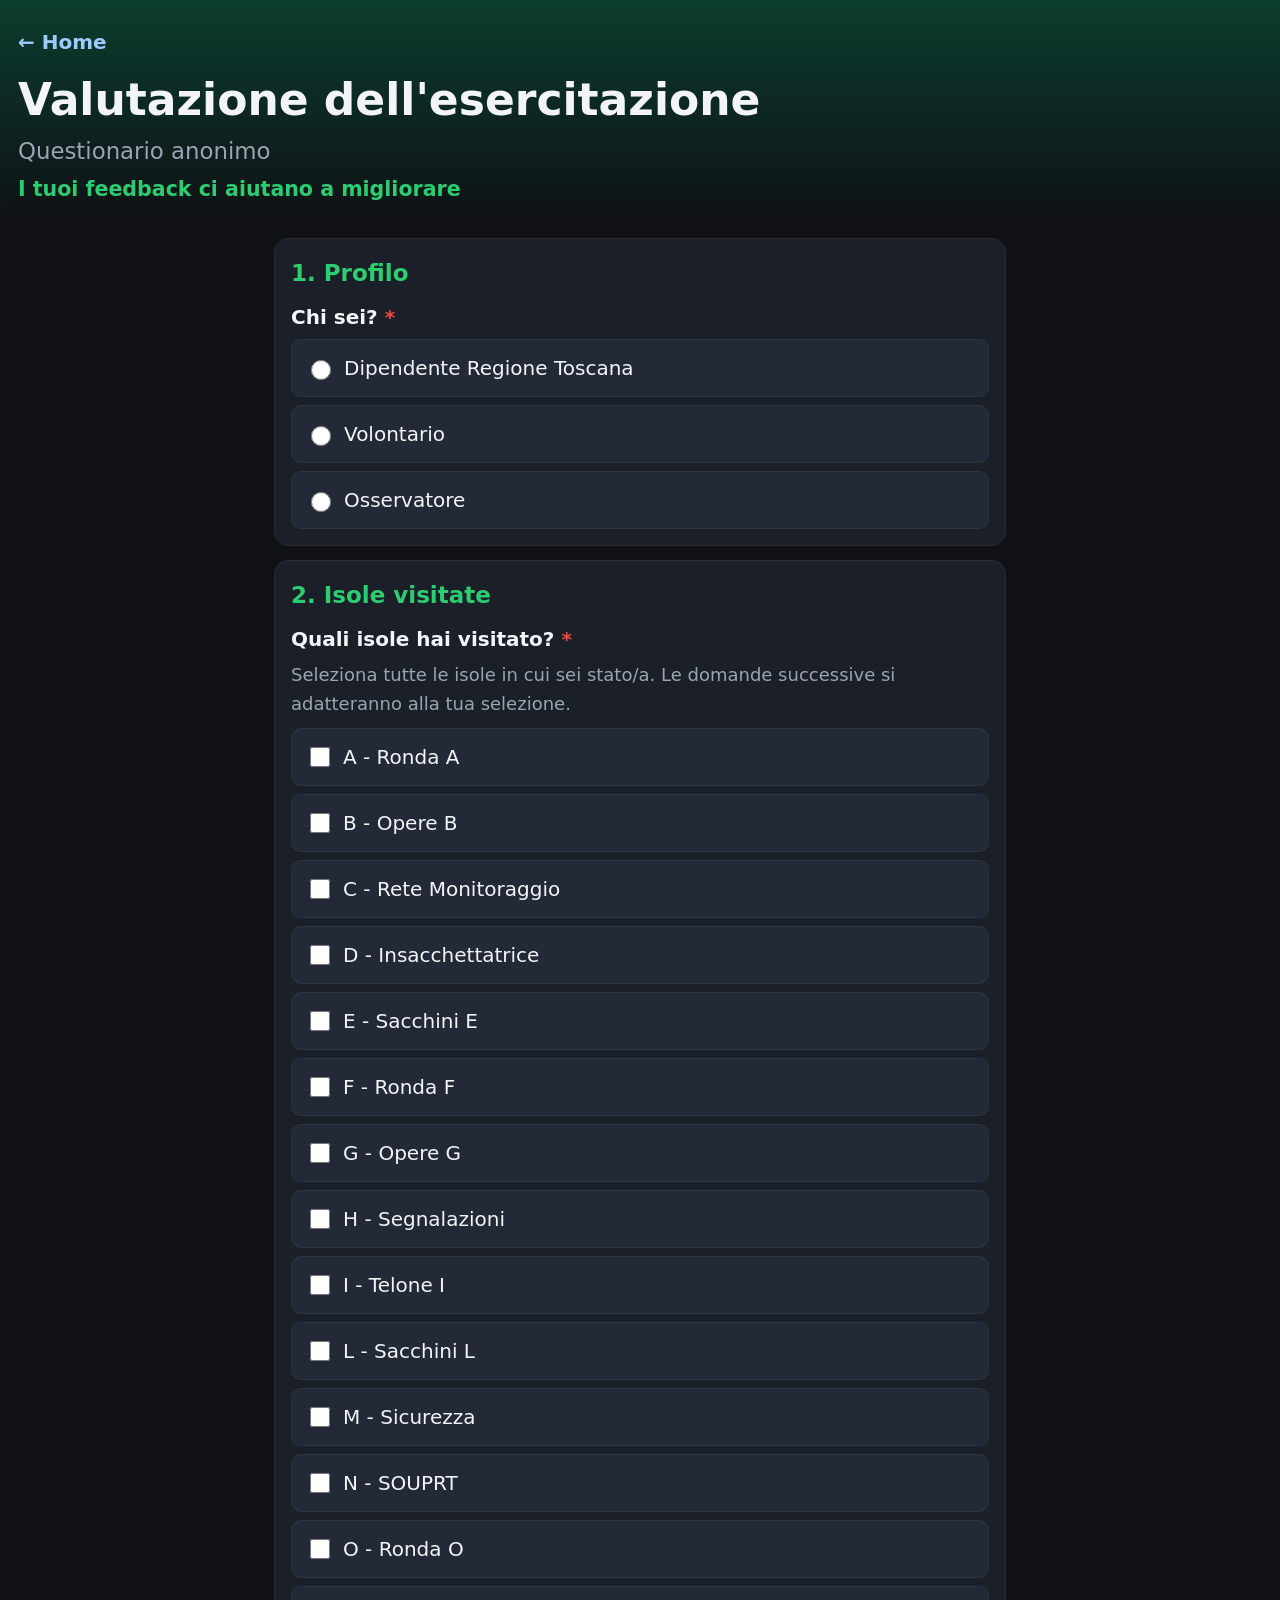
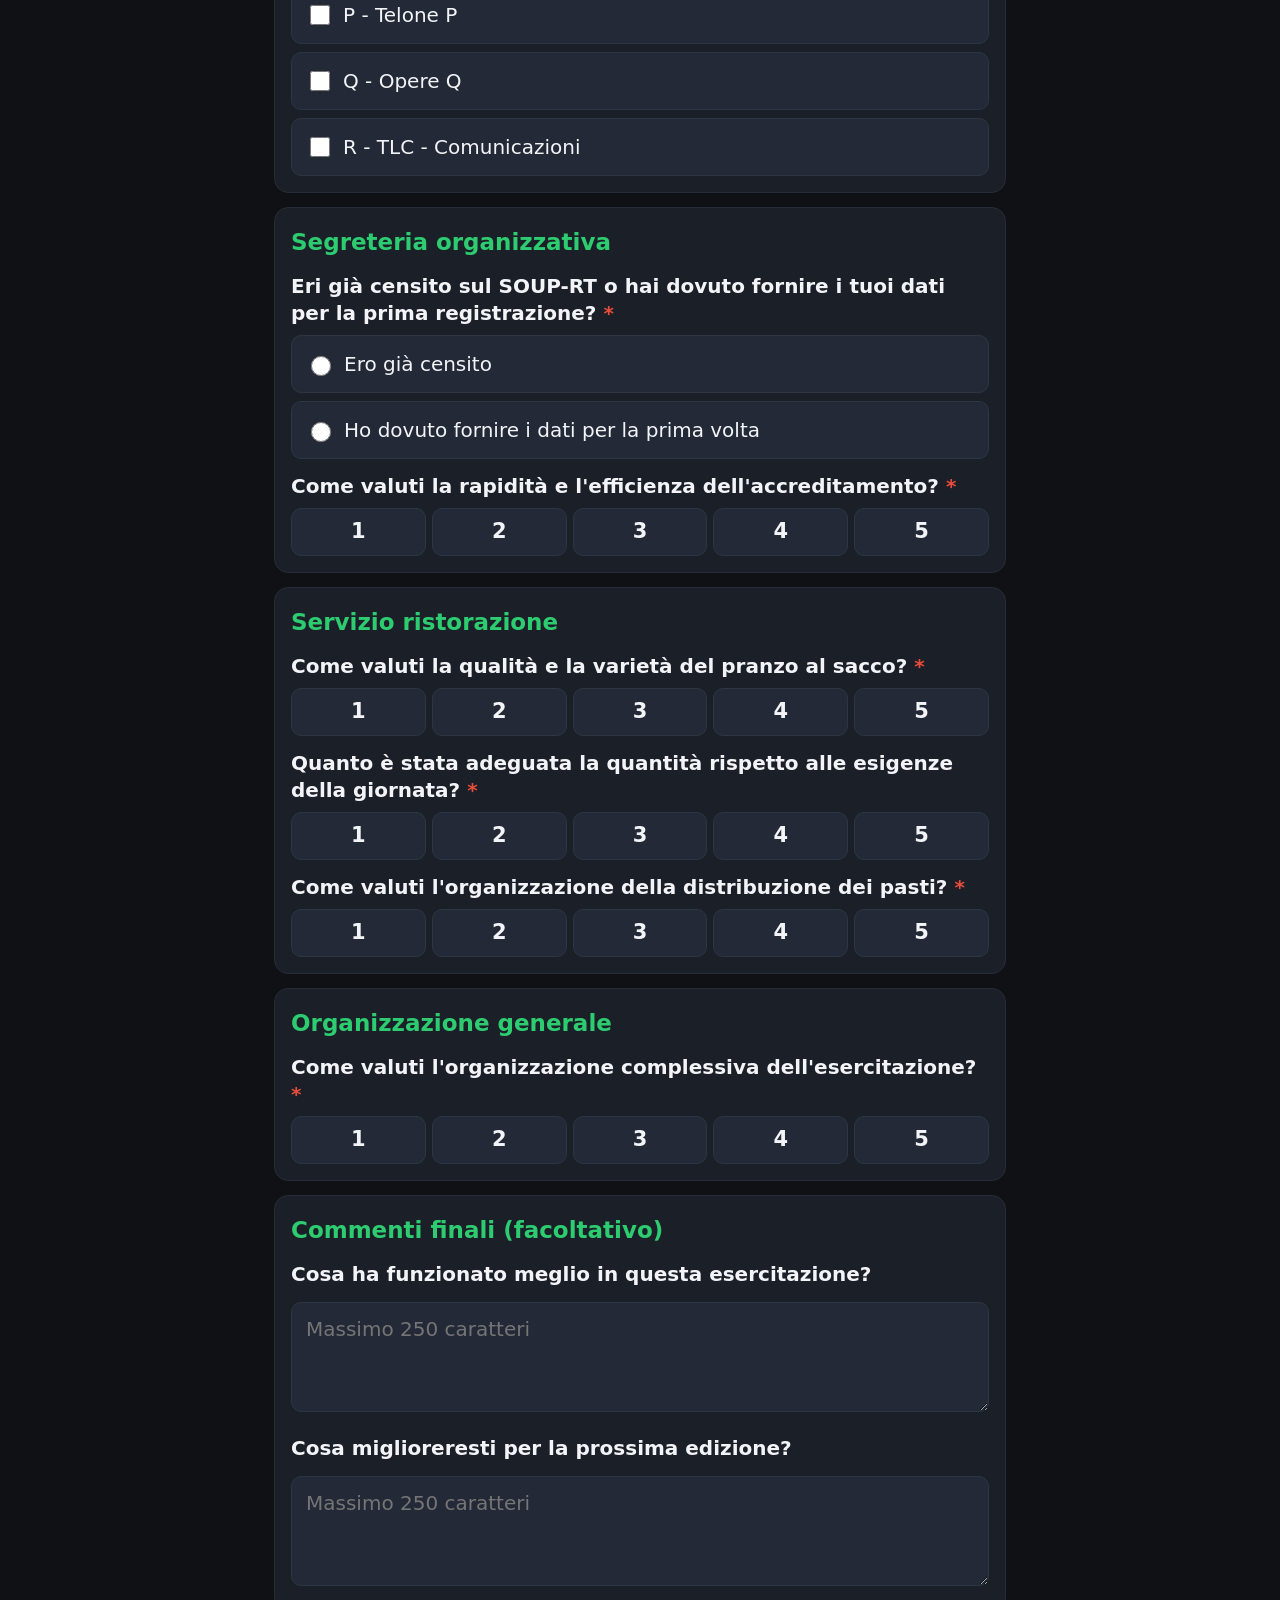
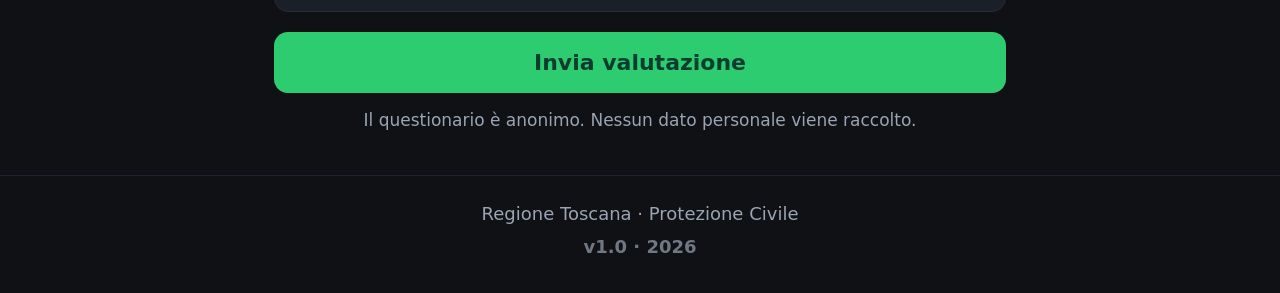
<file: valutazione.html>
<!DOCTYPE html>
<html lang="it">
<head>
  <meta charset="UTF-8">
  <meta name="viewport" content="width=device-width, initial-scale=1.0, viewport-fit=cover">
  <meta name="theme-color" content="#0b3d2e">
  <title>Valutazione – RENAI 2026</title>
  <link rel="stylesheet" href="style.css">
</head>
<body>

  <header class="app-header">
    <a href="index.html" class="back-link">← Home</a>
    <h1>Valutazione dell'esercitazione</h1>
    <p class="subtitle">Questionario anonimo</p>
    <p class="date">I tuoi feedback ci aiutano a migliorare</p>
  </header>

  <main class="app-main">

    <form id="surveyForm" novalidate>

    <!-- SEZIONE 0: PROFILO -->
      <section class="form-section">
        <h2 class="form-section-title">1. Profilo</h2>
        <p class="form-question">Chi sei? <span class="required">*</span></p>
        <div class="radio-group">
          <label class="radio-option"><input type="radio" name="profilo" value="Dipendente Regione Toscana" required> Dipendente Regione Toscana</label>
          <label class="radio-option"><input type="radio" name="profilo" value="Volontario" required> Volontario</label>
          <label class="radio-option"><input type="radio" name="profilo" value="Osservatore" required> Osservatore</label>
        </div>
      </section>

      <!-- SEZIONE 1: ISOLE VISITATE -->
      <section class="form-section">
        <h2 class="form-section-title">2. Isole visitate</h2>
        <p class="form-question">Quali isole hai visitato? <span class="required">*</span></p>
        <p class="form-hint">Seleziona tutte le isole in cui sei stato/a. Le domande successive si adatteranno alla tua selezione.</p>
        <div class="checkbox-group" id="isoleGroup">
          <!-- popolato da JS -->
        </div>
      </section>

      <!-- SEZIONI DINAMICHE ISOLE -->
      <div id="isoleDettagli"></div>

      <!-- SEZIONE 3: SEGRETERIA -->
      <section class="form-section">
        <h2 class="form-section-title">Segreteria organizzativa</h2>

        <p class="form-question">Eri già censito sul SOUP-RT o hai dovuto fornire i tuoi dati per la prima registrazione? <span class="required">*</span></p>
        <div class="radio-group">
          <label class="radio-option"><input type="radio" name="segreteria_censimento" value="Ero già censito" required> Ero già censito</label>
          <label class="radio-option"><input type="radio" name="segreteria_censimento" value="Ho dovuto fornire i dati per la prima volta" required> Ho dovuto fornire i dati per la prima volta</label>
        </div>

        <p class="form-question">Come valuti la rapidità e l'efficienza dell'accreditamento? <span class="required">*</span></p>
        <div class="scale-group" data-name="segreteria_accreditamento" data-required="true"></div>
      </section>

      <!-- SEZIONE 4: RISTORAZIONE -->
      <section class="form-section">
        <h2 class="form-section-title">Servizio ristorazione</h2>

        <p class="form-question">Come valuti la qualità e la varietà del pranzo al sacco? <span class="required">*</span></p>
        <div class="scale-group" data-name="ristorazione_qualita" data-required="true"></div>

        <p class="form-question">Quanto è stata adeguata la quantità rispetto alle esigenze della giornata? <span class="required">*</span></p>
        <div class="scale-group" data-name="ristorazione_quantita" data-required="true"></div>

        <p class="form-question">Come valuti l'organizzazione della distribuzione dei pasti? <span class="required">*</span></p>
        <div class="scale-group" data-name="ristorazione_distribuzione" data-required="true"></div>
      </section>

      <!-- SEZIONE 5: ORGANIZZAZIONE GENERALE -->
      <section class="form-section">
        <h2 class="form-section-title">Organizzazione generale</h2>

        <p class="form-question">Come valuti l'organizzazione complessiva dell'esercitazione? <span class="required">*</span></p>
        <div class="scale-group" data-name="organizzazione_generale" data-required="true"></div>
      </section>

      <!-- SEZIONE 6: COMMENTI FINALI -->
      <section class="form-section">
        <h2 class="form-section-title">Commenti finali (facoltativo)</h2>

        <p class="form-question">Cosa ha funzionato meglio in questa esercitazione?</p>
        <textarea name="punti_forza" maxlength="250" rows="3" placeholder="Massimo 250 caratteri"></textarea>

        <p class="form-question">Cosa miglioreresti per la prossima edizione?</p>
        <textarea name="miglioramenti" maxlength="250" rows="3" placeholder="Massimo 250 caratteri"></textarea>
      </section>

      <!-- BOTTONE -->
      <button type="submit" class="submit-btn" id="submitBtn">Invia valutazione</button>
      <p class="form-note">Il questionario è anonimo. Nessun dato personale viene raccolto.</p>

    </form>

  </main>

  <footer class="app-footer">
    <p>Regione Toscana · Protezione Civile</p>
    <p class="version">v1.0 · 2026</p>
  </footer>

  <script>
    // ============================================
    // CONFIGURAZIONE
    // ============================================
    const APPS_SCRIPT_URL = "https://script.google.com/macros/s/AKfycbypeo2MjFlR-heO7GRA9tC1gHleuay_1nUYMR83ldF6RVzOKWMuPHws8A1Mb2fmAXBtGA/exec";

     const ISOLE = [
      "A - Ronda A",
      "B - Opere B",
      "C - Rete Monitoraggio",
      "D - Insacchettatrice",
      "E - Sacchini E",
      "F - Ronda F",
      "G - Opere G",
      "H - Segnalazioni",
      "I - Telone I",
      "L - Sacchini L",
      "M - Sicurezza",
      "N - SOUPRT",
      "O - Ronda O",
      "P - Telone P",
      "Q - Opere Q",
      "R - TLC - Comunicazioni"
    ];

    // ============================================
    // RENDER CHECKBOX ISOLE
    // ============================================
    const isoleGroup = document.getElementById("isoleGroup");
    ISOLE.forEach(isola => {
      const id = "isola_" + isola.replace(/[^a-zA-Z0-9]/g, "_");
      const label = document.createElement("label");
      label.className = "checkbox-option";
      label.innerHTML = '<input type="checkbox" name="isole_visitate" value="' + isola + '" data-isola="' + isola + '"> ' + isola;
      isoleGroup.appendChild(label);
    });

    // ============================================
    // RENDER SCALE LIKERT 1-5
    // ============================================
    document.querySelectorAll(".scale-group").forEach(group => {
      const name = group.dataset.name;
      const required = group.dataset.required === "true";

      for (let i = 1; i <= 5; i++) {
        const label = document.createElement("label");
        label.className = "scale-option";
        label.innerHTML = '<input type="radio" name="' + name + '" value="' + i + '"' + (required ? ' required' : '') + '> <span>' + i + '</span>';
        group.appendChild(label);
      }
    });

    // ============================================
    // MOSTRA/NASCONDI SEZIONI ISOLE IN BASE ALLA SELEZIONE
    // ============================================
    const isoleDettagli = document.getElementById("isoleDettagli");

    function renderIsoleDettagli() {
      const selezionate = Array.from(document.querySelectorAll('input[name="isole_visitate"]:checked'))
        .map(cb => cb.value);

      isoleDettagli.innerHTML = "";

      selezionate.forEach(isola => {
        const safeId = isola.replace(/[^a-zA-Z0-9]/g, "_");
        const section = document.createElement("section");
        section.className = "form-section";
        section.innerHTML =
          '<h2 class="form-section-title">Isola: ' + isola + '</h2>' +
          '<p class="form-question">Come valuti l\'organizzazione logistica e la gestione dei tempi di questa isola? <span class="required">*</span></p>' +
          '<div class="scale-group" data-name="isola_' + safeId + '_organizzazione" data-required="true"></div>' +
          '<p class="form-question">Quanto ritieni efficace il contenuto formativo/dimostrativo di questa isola? <span class="required">*</span></p>' +
          '<div class="scale-group" data-name="isola_' + safeId + '_efficacia" data-required="true"></div>' +
          '<p class="form-question">Le istruzioni ricevute sono state chiare e applicabili nel contesto reale del servizio di piena? <span class="required">*</span></p>' +
          '<div class="scale-group" data-name="isola_' + safeId + '_chiarezza" data-required="true"></div>';

        isoleDettagli.appendChild(section);
      });

      // Rigenera le scale per le nuove sezioni
      isoleDettagli.querySelectorAll(".scale-group").forEach(group => {
        const name = group.dataset.name;
        for (let i = 1; i <= 5; i++) {
          const label = document.createElement("label");
          label.className = "scale-option";
          label.innerHTML = '<input type="radio" name="' + name + '" value="' + i + '" required> <span>' + i + '</span>';
          group.appendChild(label);
        }
      });
    }

    document.querySelectorAll('input[name="isole_visitate"]').forEach(cb => {
      cb.addEventListener("change", renderIsoleDettagli);
    });

    // ============================================
    // INVIO
    // ============================================
    document.getElementById("surveyForm").addEventListener("submit", async function(e) {
      e.preventDefault();

      const form = e.target;
      if (!form.checkValidity()) {
        form.reportValidity();
        return;
      }

      const submitBtn = document.getElementById("submitBtn");
      submitBtn.disabled = true;
      submitBtn.textContent = "Invio in corso...";

      // Costruisci l'oggetto dati
      const formData = new FormData(form);
      const data = {
        profilo: formData.get("profilo"),
        isole: {},
        segreteria_censimento: formData.get("segreteria_censimento"),
        segreteria_accreditamento: formData.get("segreteria_accreditamento"),
        ristorazione_qualita: formData.get("ristorazione_qualita"),
        ristorazione_quantita: formData.get("ristorazione_quantita"),
        ristorazione_distribuzione: formData.get("ristorazione_distribuzione"),
        organizzazione_generale: formData.get("organizzazione_generale"),
        punti_forza: formData.get("punti_forza") || "",
        miglioramenti: formData.get("miglioramenti") || ""
      };

      // Raccogli i dati delle isole selezionate
      Array.from(document.querySelectorAll('input[name="isole_visitate"]:checked')).forEach(cb => {
        const isola = cb.value;
        const safeId = isola.replace(/[^a-zA-Z0-9]/g, "_");
        data.isole[safeId] = {
          organizzazione: formData.get("isola_" + safeId + "_organizzazione"),
          efficacia: formData.get("isola_" + safeId + "_efficacia"),
          chiarezza: formData.get("isola_" + safeId + "_chiarezza")
        };
      });

      try {
        await fetch(APPS_SCRIPT_URL, {
          method: "POST",
          mode: "no-cors",
          headers: { "Content-Type": "application/json" },
          body: JSON.stringify(data)
        });

        window.location.href = "grazie.html";
      } catch (err) {
        alert("Errore nell'invio. Riprova.");
        submitBtn.disabled = false;
        submitBtn.textContent = "Invia valutazione";
      }
    });
  </script>

</body>
</html>
</file>
<file: style.css>
/* ============================================================
   RENAI 2026 – style.css
   Foglio di stile unificato per tutte le pagine dell'app
   ============================================================ */


/* ============================================================
   1. VARIABILI GLOBALI
   ============================================================ */
:root {
  --bg: #0f1115;
  --card: #1b1f27;
  --card-hi: #232936;
  --text: #f2f4f8;
  --muted: #9aa4b2;
  --accent: #2ecc71;
  --accent-dark: #0b3d2e;
  --warn: #f1c40f;
  --danger: #e74c3c;
  --radius: 14px;

  --stato-programmata-bg: #1f3a5f;
  --stato-programmata-fg: #9ecbff;
  --stato-corso-bg: #14532d;
  --stato-corso-fg: #86efac;
  --stato-conclusa-bg: #3f3f46;
  --stato-conclusa-fg: #d4d4d8;
}


/* ============================================================
   2. RESET E BASE
   ============================================================ */
* { box-sizing: border-box; }

html {
  font-size: clamp(16px, 1rem + 0.35vw, 20px);
  -webkit-text-size-adjust: 100%;
}

body {
  margin: 0;
  padding: 0;
  background: var(--bg);
  color: var(--text);
  font-family: system-ui, -apple-system, "Segoe UI", Roboto, sans-serif;
  font-size: 1rem;
  line-height: 1.6;
  -webkit-font-smoothing: antialiased;
  padding: env(safe-area-inset-top) env(safe-area-inset-right)
           env(safe-area-inset-bottom) env(safe-area-inset-left);
}


/* ============================================================
   3. HEADER
   ============================================================ */
.app-header {
  padding: 20px 18px 16px;
  background: linear-gradient(180deg, #0b3d2e 0%, #0f1115 100%);
  border-bottom-left-radius: 22px;
  border-bottom-right-radius: 22px;
}

.header-top {
  display: flex;
  justify-content: space-between;
  align-items: center;
  margin-bottom: 12px;
}

.badge {
  font-size: 0.8rem;
  letter-spacing: 0.5px;
  text-transform: uppercase;
  color: var(--muted);
  padding: 5px 10px;
}

.status {
  font-size: 0.8rem;
  padding: 5px 10px;
  border-radius: 999px;
  font-weight: 600;
}

.status--programmata { background: var(--stato-programmata-bg); color: var(--stato-programmata-fg); }
.status--in-corso    { background: var(--stato-corso-bg);        color: var(--stato-corso-fg); }
.status--conclusa    { background: var(--stato-conclusa-bg);     color: var(--stato-conclusa-fg); }

.app-header h1 {
  margin: 0 0 6px;
  font-size: clamp(1.5rem, 1rem + 2vw, 2.2rem);
  line-height: 1.2;
  font-weight: 800;
}

.app-header .subtitle {
  margin: 0;
  color: var(--muted);
  font-size: clamp(1rem, 0.95rem + 0.3vw, 1.15rem);
}

.app-header .date {
  margin: 4px 0 0;
  font-size: clamp(0.95rem, 0.9rem + 0.2vw, 1.05rem);
  color: var(--accent);
  font-weight: 600;
}

.app-header .organizzatore {
  margin: 8px 0 0;
  font-size: clamp(0.85rem, 0.8rem + 0.2vw, 0.95rem);
  color: var(--muted);
  line-height: 1.4;
  font-style: italic;
}


/* ============================================================
   4. BACK LINK
   ============================================================ */
.back-link {
  display: inline-block;
  color: #9ecbff;
  text-decoration: none;
  font-size: 1rem;
  margin-bottom: 10px;
  padding: 6px 0;
  font-weight: 600;
}

.back-link:active { opacity: 0.6; }


/* ============================================================
   5. MAIN
   ============================================================ */
.app-main {
  padding: 16px 14px 24px;
  max-width: 760px;
  margin: 0 auto;
}


/* ============================================================
   6. HOME – GRIGLIA CARD
   ============================================================ */
.grid {
  display: grid;
  grid-template-columns: 1fr 1fr;
  gap: 12px;
}

.card {
  background: var(--card);
  border: 1px solid #262c38;
  border-radius: var(--radius);
  padding: 18px 16px;
  text-decoration: none;
  color: var(--text);
  display: flex;
  flex-direction: column;
  align-items: flex-start;
  gap: 8px;
  min-height: 96px;
  transition: background 0.15s ease;
}

.card:active { background: var(--card-hi); }
.card-icon { font-size: 1.9rem; line-height: 1; }
.card-title { font-size: 1.05rem; font-weight: 700; line-height: 1.25; }

.card--primary {
  display: block;
  background: linear-gradient(135deg, #14532d, #0b3d2e);
  border: 1px solid #1f6f4a;
  padding: 18px;
  border-radius: var(--radius);
  text-decoration: none;
  color: var(--text);
  margin-bottom: 18px;
}
.card--primary .card-icon  { font-size: 1.9rem; }
.card--primary .card-title { display: block; font-size: 1.25rem; font-weight: 700; margin-top: 6px; }
.card--primary .card-sub   { display: block; font-size: 1rem; color: #b9f6d0; margin-top: 2px; }


/* ============================================================
   7. AVVISI (details/summary nella Home)
   ============================================================ */
#avvisiBox {
  display: flex;
  flex-direction: column;
  gap: 10px;
  margin-bottom: 18px;
}

.avviso {
  background: #2a1f00;
  border-left: 4px solid var(--warn);
  border-radius: 10px;
  color: #ffe9a8;
  overflow: hidden;
}

.avviso-head {
  display: flex;
  justify-content: space-between;
  align-items: center;
  padding: 14px 16px;
  cursor: pointer;
  user-select: none;
  font-size: 1.05rem;
  font-weight: 600;
  color: #ffd45e;
  list-style: none;
}

.avviso-head::-webkit-details-marker { display: none; }
.avviso-head::marker { display: none; content: ""; }
.avviso-arrow { font-size: 0.9rem; transition: transform 0.2s; }
.avviso[open] .avviso-arrow { transform: rotate(180deg); }
.avviso-body { padding: 0 16px 14px; font-size: 1rem; line-height: 1.6; }
.avviso-body p { margin: 0 0 10px; }
.avviso-body p:last-child { margin-bottom: 0; }


/* ============================================================
   8. PARTECIPANTI E STRUTTURE (HOME)
   ============================================================ */
.partecipanti {
  margin-top: 26px;
  padding: 18px 16px;
  background: var(--card);
  border: 1px solid #262c38;
  border-radius: var(--radius);
}

.partecipanti-title {
  font-size: 1.25rem;
  font-weight: 700;
  margin: 0 0 16px;
  color: var(--text);
  letter-spacing: 0.3px;
}

.partecipanti-sub {
  font-size: 1.05rem;
  font-weight: 700;
  color: var(--muted);
  text-transform: uppercase;
  letter-spacing: 0.8px;
  margin: 16px 0 10px;
  padding-bottom: 6px;
  border-bottom: 1px solid #262c38;
}

.badge-group { display: flex; flex-wrap: wrap; gap: 8px; margin-bottom: 8px; }

.badge-item {
  display: inline-block;
  padding: 8px 12px;
  border-radius: 999px;
  font-size: 0.95rem;
  font-weight: 500;
  line-height: 1.3;
}

.badge-item--ente        { background: #14532d; border: 1px solid #1f6f4a; color: #b9f6d0; }
.badge-item--volontariato { background: #2a1f00; border: 1px solid #3d2f00; color: #ffe9a8; }


/* ============================================================
   9. FOOTER
   ============================================================ */
.app-footer {
  text-align: center;
  padding: 20px 12px 28px;
  color: var(--muted);
  font-size: 0.9rem;
  border-top: 1px solid #1f2530;
}

.app-footer p { margin: 4px 0; }
.app-footer .version { margin-top: 4px; opacity: 0.7; font-weight: 700; }

.app-footer a {
  font-size: 1.05rem !important;
  font-weight: 600;
  padding: 8px 0;
  display: inline-block;
  color: var(--accent);
  text-decoration: none;
}
.app-footer a:hover { text-decoration: underline; }


/* ============================================================
   10. SELEZIONI (struttura / isola / squadra)
   ============================================================ */
.struttura-selector,
.isola-selector,
.team-selector {
  background: var(--card);
  border: 1px solid #262c38;
  border-radius: var(--radius);
  padding: 16px;
  margin-bottom: 18px;
}

.struttura-selector label,
.isola-selector label,
.team-selector label {
  display: block;
  font-size: 1rem;
  color: var(--muted);
  margin-bottom: 8px;
  font-weight: 600;
}

.struttura-selector select,
.isola-selector select,
.team-selector select {
  width: 100%;
  background: #232936;
  border: 1px solid #2e3543;
  border-radius: 10px;
  padding: 16px;
  color: var(--text);
  font-size: 1.05rem;
  font-family: inherit;
  -webkit-appearance: none;
  appearance: none;
  background-image: url("data:image/svg+xml;charset=UTF-8,%3csvg xmlns='http://www.w3.org/2000/svg' viewBox='0 0 24 24' fill='none' stroke='%239aa4b2' stroke-width='2'%3e%3cpolyline points='6 9 12 15 18 9'/%3e%3c/svg%3e");
  background-repeat: no-repeat;
  background-position: right 14px center;
  background-size: 20px;
  padding-right: 44px;
  box-sizing: border-box;
}

.struttura-selector select:focus,
.isola-selector select:focus,
.team-selector select:focus { outline: 2px solid var(--accent); outline-offset: 1px; }


/* ============================================================
   11. EMPTY STATE
   ============================================================ */
.empty-state {
  text-align: center;
  padding: 40px 20px;
  color: var(--muted);
  font-size: 1.05rem;
  line-height: 1.6;
}


/* ============================================================
   12. TITOLI PAGINE INTERNE
   ============================================================ */
.isola-title,
.struttura-title,
.team-name {
  font-size: clamp(1.3rem, 1rem + 1.5vw, 1.8rem);
  font-weight: 800;
  color: var(--accent);
  margin: 0 0 4px;
  letter-spacing: 0.3px;
  line-height: 1.25;
}

.isola-sub,
.struttura-sub,
.team-sub {
  font-size: 1rem;
  color: var(--muted);
  margin: 0 0 16px;
}


/* ============================================================
   13. ISOLE – DESCRIZIONE E META
   ============================================================ */
.isola-description {
  font-size: 1.05rem;
  color: var(--text);
  line-height: 1.6;
  margin: 0 0 14px;
  padding: 12px 14px;
  background: #14532d;
  border-left: 4px solid var(--accent);
  border-radius: 10px;
}

.isola-meta {
  display: flex;
  flex-direction: column;
  gap: 10px;
  margin-bottom: 18px;
  padding: 14px;
  background: var(--card);
  border: 1px solid #262c38;
  border-radius: var(--radius);
}

.isola-meta-row { display: flex; gap: 10px; font-size: 1rem; line-height: 1.5; }
.isola-meta-label { flex: 0 0 100px; color: var(--muted); font-weight: 600; }
.isola-meta-value { flex: 1; color: var(--text); }


/* ============================================================
   14. ISOLE – FASCE ORARIE
   ============================================================ */
.fasce-list { list-style: none; margin: 0; padding: 0; }

.fascia {
  display: flex;
  align-items: flex-start;
  gap: 14px;
  padding: 12px 14px;
  background: var(--card);
  border: 1px solid #262c38;
  border-radius: var(--radius);
  margin-bottom: 10px;
}

.fascia-time {
  flex: 0 0 130px;
  font-size: clamp(0.95rem, 0.9rem + 0.3vw, 1.05rem);
  font-weight: 700;
  color: var(--accent);
  letter-spacing: 0.3px;
}

.fascia-squadre { flex: 1; font-size: 1.05rem; color: var(--text); line-height: 1.55; }

.fascia--pausa { background: #2a1f00; border-color: #3d2f00; }
.fascia--pausa .fascia-squadre { color: #ffe9a8; }

.fascia--pranzo { background: #2e1a00; border-color: #4a2a00; }
.fascia--pranzo .fascia-squadre { color: #ffb86b; }

.fascia-empty { color: var(--muted); font-style: italic; }

/* Evidenziazione fascia oraria in corso (isole.html) */
.fascia--now {
  background: #14532d;
  border-color: var(--accent);
  box-shadow: 0 0 0 1px var(--accent);
}
.fascia--now .fascia-time  { color: #b9f6d0; }
.fascia--now .fascia-squadre { color: #d1fae5; }

.fascia--past { opacity: 0.45; }
.fascia--past.fascia--pausa,
.fascia--past.fascia--pranzo { opacity: 0.6; }


/* ============================================================
   15. STRUTTURE – CARD ISOLE E SERVIZI
   ============================================================ */
.sezione-title {
  font-size: 0.95rem;
  font-weight: 800;
  color: var(--muted);
  letter-spacing: 1px;
  text-transform: uppercase;
  margin: 20px 0 10px;
}
.sezione-title:first-of-type { margin-top: 0; }

.isola-item {
  background: var(--card);
  border: 1px solid #262c38;
  border-radius: var(--radius);
  padding: 14px 16px;
  margin-bottom: 12px;
}
.isola-item--servizio { border-color: #1f6f4a; background: #0f2419; }

.isola-item-header { display: flex; align-items: center; gap: 10px; margin-bottom: 6px; flex-wrap: wrap; }

.isola-badge {
  display: inline-block;
  background: #14532d;
  border: 1px solid #1f6f4a;
  color: #b9f6d0;
  font-size: 0.85rem;
  font-weight: 800;
  padding: 4px 10px;
  border-radius: 8px;
  letter-spacing: 0.3px;
}
.isola-badge--servizio { background: #0b3d2e; border-color: #4ade80; color: #b9f6d0; }

.isola-nome { font-size: 1.1rem; font-weight: 700; color: var(--text); }
.isola-argomento { font-size: 1rem; color: #b9f6d0; margin-top: 6px; line-height: 1.55; }
.isola-formatori { font-size: 0.95rem; color: var(--muted); margin-top: 6px; line-height: 1.5; }


/* ============================================================
   16. TIMELINE E SLOT (programma + squadre)
   ============================================================ */
.timeline {
  list-style: none;
  margin: 0;
  padding: 0;
  position: relative;
}

.timeline::before {
  content: "";
  position: absolute;
  left: 22px;
  top: 8px;
  bottom: 8px;
  width: 2px;
  background: #262c38;
}

.slot {
  position: relative;
  margin: 0 0 12px 0;
  padding: 14px 14px 14px 52px;
  background: var(--card);
  border: 1px solid #262c38;
  border-radius: var(--radius);
}

.slot::before {
  content: "";
  position: absolute;
  left: 15px;
  top: 20px;
  width: 16px;
  height: 16px;
  border-radius: 50%;
  background: #3f4756;
  border: 3px solid var(--card);
  box-shadow: 0 0 0 1px #3f4756;
}

.slot--formativo::before     { background: #2ecc71; box-shadow: 0 0 0 1px #2ecc71; }
.slot--pausa::before         { background: #f1c40f; box-shadow: 0 0 0 1px #f1c40f; }
.slot--istituzionale::before { background: #9ecbff; box-shadow: 0 0 0 1px #9ecbff; }
.slot--registrazione::before { background: #2ecc71; box-shadow: 0 0 0 1px #2ecc71; }

.slot-time {
  display: block;
  font-size: clamp(0.9rem, 0.85rem + 0.3vw, 1.05rem);
  font-weight: 700;
  color: var(--accent);
  letter-spacing: 0.4px;
  margin-bottom: 4px;
}

.slot-title {
  display: block;
  font-size: 1rem;
  font-weight: 600;
  line-height: 1.35;
}

.slot-sub {
  display: block;
  font-size: 0.9rem;
  color: var(--muted);
  margin-top: 3px;
}

.slot--pausa         { background: #2a1f00; border-color: #3d2f00; }
.slot--pausa .slot-title { color: #ffe9a8; }
.slot--pausa .slot-time  { color: #f1c40f; }

.slot--istituzionale         { background: #14283a; border-color: #1f3d55; }
.slot--istituzionale .slot-title { color: #b8dcff; }
.slot--istituzionale .slot-time  { color: #9ecbff; }

.slot--registrazione         { background: #0b3d2e; border-color: #1f6f4a; }
.slot--registrazione .slot-title { color: #b9f6d0; }

.badge-isola {
  display: inline-block;
  background: #14532d;
  border: 1px solid #1f6f4a;
  color: #b9f6d0;
  font-size: 0.8rem;
  font-weight: 700;
  padding: 3px 8px;
  border-radius: 6px;
  margin-right: 6px;
  vertical-align: middle;
}

/* Evidenziazione slot in corso (programma + squadre) */
.slot--now { background: #14532d; border-color: var(--accent); }
.slot--now .slot-time  { color: #b9f6d0; }
.slot--now .slot-title { color: #d1fae5; }
.slot--now::before     { background: #2ecc71; box-shadow: 0 0 0 1px #2ecc71; }

.slot--past { opacity: 0.45; }


/* ============================================================
   17. PROGRAMMA – BLOCCHI PARALLELI
   ============================================================ */
.parallel-block {
  background: var(--card);
  border: 1px solid #262c38;
  border-radius: var(--radius);
  padding: 14px;
  margin-bottom: 14px;
}

.parallel-block .block-time {
  font-size: 1.05rem;
  font-weight: 800;
  color: var(--accent);
  margin-bottom: 12px;
  letter-spacing: 0.3px;
}

.parallel-grid { display: grid; grid-template-columns: 1fr 1fr; gap: 10px; }
@media (max-width: 480px) { .parallel-grid { grid-template-columns: 1fr; } }

.mini-slot { padding: 10px 12px; border-radius: 10px; font-size: 0.95rem; line-height: 1.45; }
.mini-slot .mini-title { font-weight: 800; font-size: 1rem; margin-bottom: 4px; display: block; }
.mini-slot .mini-sub { font-size: 0.9rem; opacity: 0.85; }

.mini-slot--pranzo    { background: #2a1f00; border: 1px solid #3d2f00; color: #ffe9a8; }
.mini-slot--formazione { background: #14532d; border: 1px solid #1f6f4a; color: #b9f6d0; }

.info-note {
  background: #14283a;
  border-left: 4px solid #4ade80;
  border-radius: 10px;
  padding: 12px 14px;
  font-size: 0.95rem;
  color: #b8dcff;
  margin-bottom: 18px;
  line-height: 1.55;
}


/* ============================================================
   18. FORM (valutazione, radio)
   ============================================================ */
.form-section {
  background: var(--card);
  border: 1px solid #262c38;
  border-radius: var(--radius);
  padding: 16px;
  margin-bottom: 14px;
}

.form-section-title {
  margin: 0 0 12px;
  font-size: 1.15rem;
  font-weight: 700;
  color: var(--accent);
}

.form-question { margin: 14px 0 8px; font-size: 1rem; font-weight: 600; line-height: 1.35; }
.form-question:first-of-type { margin-top: 0; }
.form-hint { margin: 0 0 10px; font-size: 0.9rem; color: var(--muted); }
.required { color: var(--danger); }

.radio-group,
.checkbox-group { display: flex; flex-direction: column; gap: 8px; }

.radio-option,
.checkbox-option {
  display: flex;
  align-items: center;
  gap: 10px;
  padding: 12px 14px;
  background: #232936;
  border: 1px solid #2e3543;
  border-radius: 10px;
  font-size: 1rem;
  cursor: pointer;
  min-height: 48px;
}
.radio-option:active,
.checkbox-option:active { background: #2a3242; }

.radio-option input,
.checkbox-option input { width: 20px; height: 20px; accent-color: var(--accent); flex: 0 0 20px; }

.scale-group { display: flex; gap: 6px; flex-wrap: nowrap; margin-top: 6px; }
.scale-option { flex: 1; text-align: center; cursor: pointer; }
.scale-option input { display: none; }

.scale-option span {
  display: flex;
  align-items: center;
  justify-content: center;
  height: 48px;
  background: #232936;
  border: 1px solid #2e3543;
  border-radius: 10px;
  font-size: 1.05rem;
  font-weight: 700;
  color: var(--text);
  transition: all 0.15s ease;
}
.scale-option input:checked + span { background: var(--accent); border-color: var(--accent); color: #0b3d2e; }
.scale-option:active span { background: #2a3242; }

input[type="text"],
input[type="tel"],
input[type="number"] {
  width: 100%;
  background: #232936;
  border: 1px solid #2e3543;
  border-radius: 10px;
  padding: 14px;
  color: var(--text);
  font-size: 1rem;
  font-family: inherit;
  margin-top: 6px;
  -webkit-appearance: none;
}

input[type="text"]:focus,
input[type="tel"]:focus,
input[type="number"]:focus,
textarea:focus,
select:focus { outline: 2px solid var(--accent); outline-offset: 1px; }

textarea {
  width: 100%;
  background: #232936;
  border: 1px solid #2e3543;
  border-radius: 10px;
  padding: 12px 14px;
  color: var(--text);
  font-size: 1rem;
  font-family: inherit;
  line-height: 1.4;
  resize: vertical;
  margin-top: 6px;
}

select {
  width: 100%;
  background: #232936;
  border: 1px solid #2e3543;
  border-radius: 10px;
  padding: 14px;
  color: var(--text);
  font-size: 1rem;
  font-family: inherit;
  margin-top: 6px;
  -webkit-appearance: none;
  appearance: none;
  background-image: url("data:image/svg+xml;charset=UTF-8,%3csvg xmlns='http://www.w3.org/2000/svg' viewBox='0 0 24 24' fill='none' stroke='%239aa4b2' stroke-width='2'%3e%3cpolyline points='6 9 12 15 18 9'/%3e%3c/svg%3e");
  background-repeat: no-repeat;
  background-position: right 14px center;
  background-size: 20px;
  padding-right: 44px;
  box-sizing: border-box;
}

.submit-btn {
  display: block;
  width: 100%;
  padding: 18px;
  margin-top: 20px;
  background: var(--accent);
  border: none;
  border-radius: var(--radius);
  color: #0b3d2e;
  font-size: 1.1rem;
  font-weight: 700;
  text-align: center;
  text-decoration: none;
  cursor: pointer;
  font-family: inherit;
}
.submit-btn:active { background: #27b862; }
.submit-btn:disabled { opacity: 0.6; cursor: wait; }

.form-note { margin-top: 14px; font-size: 0.85rem; color: var(--muted); text-align: center; }

.grazie-box {
  background: var(--card);
  border: 1px solid #262c38;
  border-radius: var(--radius);
  padding: 24px 18px;
  text-align: center;
}
.grazie-box p { font-size: 1rem; line-height: 1.5; color: var(--text); margin: 0 0 20px; }

.grazie-nota {
  font-size: 0.9rem !important;
  color: var(--warn) !important;
  margin-top: 14px !important;
  padding: 10px 14px;
  background: #2a1f00;
  border-radius: 10px;
  border-left: 3px solid var(--warn);
}

#campoSquadra,
#campoRuolo { margin: 0; padding: 0; }
#campoRuolo select,
#campoSquadra input { margin-top: 6px; display: block; }

.regole-list { margin: 0; padding-left: 20px; color: var(--muted); font-size: 1rem; line-height: 1.6; }
.regole-list li { margin-bottom: 6px; }
.regole-list strong { color: var(--text); }


/* ============================================================
   19. RISULTATI
   ============================================================ */
.media-box {
  background: linear-gradient(135deg, #14532d, #0b3d2e);
  border: 1px solid #1f6f4a;
  border-radius: var(--radius);
  padding: 24px 18px;
  text-align: center;
  margin-bottom: 20px;
}
.media-label { font-size: 0.9rem; color: #b9f6d0; text-transform: uppercase; letter-spacing: 1px; margin-bottom: 8px; }
.media-value { font-size: 3.5rem; font-weight: 800; color: #ffffff; line-height: 1; }
.media-sub { font-size: 0.9rem; color: #b9f6d0; margin-top: 6px; }

.chart-section {
  background: var(--card);
  border: 1px solid #262c38;
  border-radius: var(--radius);
  padding: 16px;
  margin-bottom: 16px;
}
.chart-title { margin: 0 0 4px; font-size: 1.1rem; font-weight: 700; color: var(--text); }
.chart-sub { margin: 0 0 12px; font-size: 0.9rem; color: var(--muted); }
.chart-wrap { position: relative; width: 100%; }
.chart-wrap--pie  { height: 280px; }
.chart-wrap--tall { height: 420px; }
.chart-note { margin-top: 20px; font-size: 0.85rem; color: var(--muted); text-align: center; line-height: 1.4; }


/* ============================================================
   20. MAPPA
   ============================================================ */
.mappa-wrap {
  border-radius: var(--radius);
  overflow: hidden;
  border: 1px solid #262c38;
  margin-bottom: 16px;
}
.mappa-wrap iframe { display: block; width: 100%; height: 600px; }

.mappa-legenda {
  background: var(--card);
  border: 1px solid #262c38;
  border-radius: var(--radius);
  padding: 16px;
  margin-bottom: 16px;
}
.mappa-legenda-title { margin: 0 0 12px; font-size: 1.1rem; font-weight: 700; color: var(--text); }
.mappa-legenda-list { list-style: none; margin: 0; padding: 0; display: flex; flex-direction: column; gap: 10px; }
.mappa-legenda-list li { display: flex; align-items: flex-start; gap: 10px; font-size: 1rem; line-height: 1.4; color: var(--muted); }
.legenda-punto { flex: 0 0 22px; font-size: 1.1rem; line-height: 1; }


/* ============================================================
   21. FOTO
   ============================================================ */
.foto-intro {
  background: var(--card);
  border: 1px solid #262c38;
  border-radius: var(--radius);
  padding: 18px;
  margin-bottom: 16px;
}
.foto-intro p { margin: 0 0 10px; font-size: 1rem; line-height: 1.5; color: var(--text); }
.foto-intro p:last-child { margin-bottom: 0; }

.foto-istruzioni {
  background: var(--card);
  border: 1px solid #262c38;
  border-radius: var(--radius);
  padding: 18px;
  margin-top: 16px;
  margin-bottom: 16px;
}
.foto-istruzioni-title { margin: 0 0 12px; font-size: 1.1rem; font-weight: 700; color: var(--accent); }
.foto-istruzioni-list { margin: 0; padding-left: 22px; color: var(--muted); font-size: 1rem; line-height: 1.6; }
.foto-istruzioni-list li { margin-bottom: 8px; }
.foto-istruzioni-list strong { color: var(--text); }


/* ============================================================
   22. MODULO UAS
   ============================================================ */
.uas-text { font-size: 1rem; line-height: 1.55; color: var(--text); margin: 0 0 14px; }
.uas-text:last-child { margin-bottom: 0; }

.uas-activities { list-style: none; padding: 0; margin: 0 0 8px; }
.uas-activities li {
  display: flex;
  align-items: flex-start;
  gap: 14px;
  padding: 14px;
  background: var(--card);
  border: 1px solid #262c38;
  border-radius: var(--radius);
  margin-bottom: 10px;
  font-size: 1rem;
  line-height: 1.5;
  color: var(--text);
}
.uas-activities .letter {
  flex: 0 0 32px;
  width: 32px;
  height: 32px;
  border-radius: 50%;
  background: linear-gradient(135deg, #14532d, #0b3d2e);
  border: 1px solid #1f6f4a;
  color: #b9f6d0;
  font-weight: 700;
  font-size: 0.95rem;
  display: flex;
  align-items: center;
  justify-content: center;
  text-transform: uppercase;
}

.uas-streaming {
  margin-top: 18px;
  background: #2a1f00;
  border-left: 4px solid var(--warn);
  color: #ffe9a8;
  padding: 14px 16px;
  border-radius: 10px;
  font-size: 1rem;
  line-height: 1.5;
}
.uas-streaming strong { color: #ffd45e; }

.uas-caps { display: flex; flex-wrap: wrap; gap: 8px; margin-top: 12px; }
.uas-cap {
  background: #14532d;
  border: 1px solid #1f6f4a;
  color: #b9f6d0;
  padding: 8px 14px;
  border-radius: 999px;
  font-size: 0.9rem;
  font-weight: 500;
}
/* ============================================================
   23. AVVISO DIRETTA in Home (dinamico)
   ============================================================ */
.diretta-home-alert {
  display: flex;
  align-items: center;
  gap: 14px;
  padding: 14px 16px;
  border-radius: var(--radius);
  border: 1px solid #262c38;
  background: var(--card);
  margin-bottom: 18px;
  transition: all 0.25s ease;
  text-decoration: none;
  color: var(--text);
  user-select: none;
  -webkit-tap-highlight-color: transparent;
}

/* Cerchio icona a sinistra */
.diretta-home-alert__icon-wrap {
  position: relative;                    /* ← NUOVO */
  flex: 0 0 44px;
  width: 44px;
  height: 44px;
  border-radius: 50%;
  display: flex;
  align-items: center;
  justify-content: center;
  font-size: 1.3rem;
  background: rgba(255, 255, 255, 0.08);
  transition: all 0.25s ease;
}

.diretta-home-alert__icon { line-height: 1; }

/* Corpo centrale */
.diretta-home-alert__body {
  flex: 1;
  display: flex;
  flex-direction: column;
  gap: 3px;
  min-width: 0;
}

.diretta-home-alert__title {
  font-size: 1rem;
  font-weight: 800;
  line-height: 1.2;
  letter-spacing: 0.2px;
}

.diretta-home-alert__sub {
  font-size: 0.82rem;
  color: var(--muted);
  line-height: 1.3;
}

/* Freccia a destra */
.diretta-home-alert__arrow {
  flex: 0 0 auto;
  font-size: 1.3rem;
  color: var(--muted);
  opacity: 0.6;
  transition: transform 0.2s ease, opacity 0.2s ease;
}

/* ---------- LIVE: verde acceso, animato, cliccabile ---------- */
.diretta-home-alert--live {
  background: linear-gradient(135deg, #15803d 0%, #166534 100%);
  border-color: #22c55e;
  color: #fff;
  cursor: pointer;
  animation: pulse-diretta 2s ease-in-out infinite;
}
.diretta-home-alert--live .diretta-home-alert__icon-wrap {
  background: rgba(255, 255, 255, 0.18);
}
.diretta-home-alert--live .diretta-home-alert__icon-wrap::before {
  content: "";
  position: absolute;
  width: 8px;
  height: 8px;
  border-radius: 50%;
  background: #22c55e;
  box-shadow: 0 0 8px 3px rgba(34, 197, 94, 0.8);
  transform: translate(18px, -18px);
  animation: pulse-dot 1.5s ease-in-out infinite;
}
.diretta-home-alert--live .diretta-home-alert__title { color: #fff; font-size: 1.05rem; }
.diretta-home-alert--live .diretta-home-alert__sub   { color: rgba(255,255,255,0.9); font-size: 0.85rem; }
.diretta-home-alert--live .diretta-home-alert__arrow { color: #fff; opacity: 0.9; }
.diretta-home-alert--live:active { transform: scale(0.98); }
.diretta-home-alert--live:active .diretta-home-alert__arrow {
  transform: translateX(4px);
}

@keyframes pulse-diretta {
  0%, 100% { box-shadow: 0 0 0 0 rgba(34, 197, 94, 0.55); }
  50%      { box-shadow: 0 0 0 12px rgba(34, 197, 94, 0); }
}

@keyframes pulse-dot {
  0%, 100% { opacity: 1; }
  50%      { opacity: 0.35; }
}

/* ---------- PROSSIMA (imminente): ambra ---------- */
.diretta-home-alert--prossima {
  background: linear-gradient(135deg, #78350f 0%, #92400e 100%);
  border-color: #f59e0b;
  color: #fff;
}
.diretta-home-alert--prossima .diretta-home-alert__icon-wrap {
  background: rgba(255, 255, 255, 0.15);
}
.diretta-home-alert--prossima .diretta-home-alert__title { color: #fff; }
.diretta-home-alert--prossima .diretta-home-alert__sub   { color: rgba(255,255,255,0.85); }
.diretta-home-alert--prossima .diretta-home-alert__arrow { display: none; }

/* ---------- CONCLUSA: grigio scuro, cliccabile ---------- */
.diretta-home-alert--conclusa {
  background: linear-gradient(135deg, #1e293b 0%, #334155 100%);
  border-color: #64748b;
  color: #fff;
  cursor: pointer;
}
.diretta-home-alert--conclusa .diretta-home-alert__icon-wrap {
  background: rgba(255, 255, 255, 0.12);
}
.diretta-home-alert--conclusa .diretta-home-alert__title { color: #fff; }
.diretta-home-alert--conclusa .diretta-home-alert__sub   { color: rgba(255,255,255,0.75); }
.diretta-home-alert--conclusa .diretta-home-alert__arrow { color: #fff; opacity: 0.8; }
.diretta-home-alert--conclusa:active { transform: scale(0.98); }

/* ---------- OFF: neutro, non cliccabile ---------- */
.diretta-home-alert--off {
  background: var(--card);
  border-color: #262c38;
}
.diretta-home-alert--off .diretta-home-alert__icon-wrap {
  background: rgba(255, 255, 255, 0.06);
}
.diretta-home-alert--off .diretta-home-alert__arrow { display: none; }
/* ============================================================
   23. DIRETTA (diretta.html)
   ============================================================ */

/* --- Container generico --- */
.diretta-box {
  background: var(--card);
  border: 1px solid #262c38;
  border-radius: var(--radius);
  padding: 24px 20px;
  text-align: center;
  margin-bottom: 22px;
}

/* --- Varianti colore --- */
.diretta-box--live {
  background: linear-gradient(135deg, #7f1d1d, #991b1b);
  border-color: #ef4444;
}
.diretta-box--imminente {
  background: linear-gradient(135deg, #78350f, #92400e);
  border-color: #f59e0b;
}
.diretta-box--prossima {
  background: linear-gradient(135deg, #0b3d2e, #14532d);
  border-color: #4ade80;
}

/* --- Badge in alto --- */
.diretta-badge {
  display: inline-block;
  font-size: 0.85rem;
  font-weight: 800;
  letter-spacing: 1px;
  padding: 6px 14px;
  border-radius: 999px;
  background: rgba(255, 255, 255, 0.15);
  color: #fff;
  margin-bottom: 14px;
}
.diretta-box--live .diretta-badge {
  animation: pulse-badge 1.5s ease-in-out infinite;
}
@keyframes pulse-badge {
  0%, 100% { opacity: 1; }
  50%      { opacity: 0.55; }
}

/* --- Titolo e sottotitolo --- */
.diretta-title {
  font-size: clamp(1.3rem, 1rem + 1.5vw, 1.8rem);
  font-weight: 800;
  color: #fff;
  margin: 0 0 8px;
  line-height: 1.25;
}
.diretta-sub {
  font-size: 1rem;
  color: rgba(255, 255, 255, 0.88);
  margin: 0 0 18px;
}

/* --- Countdown --- */
.diretta-countdown {
  font-size: 1rem;
  color: #fff;
  background: rgba(0, 0, 0, 0.25);
  padding: 14px 22px;
  border-radius: 12px;
  display: inline-block;
  margin-top: 4px;
  line-height: 1.5;
}
.diretta-countdown strong {
  font-size: 1.35rem;
  display: block;
  margin-top: 4px;
}

/* --- Player YouTube incorporato --- */
.diretta-player {
  width: 100%;
  aspect-ratio: 16 / 9;
  margin-top: 18px;
  border-radius: 12px;
  overflow: hidden;
  background: #000;
}
.diretta-player iframe {
  display: block;
  width: 100%;
  height: 100%;
  border: 0;
}

/* --- Pulsanti --- */
.diretta-btn {
  display: inline-block;
  padding: 16px 26px;
  border-radius: var(--radius);
  font-size: 1.05rem;
  font-weight: 800;
  text-decoration: none;
  color: #fff;
  background: rgba(0, 0, 0, 0.35);
  border: 2px solid #fff;
  transition: transform 0.1s ease;
}
.diretta-btn:active { transform: scale(0.97); }
.diretta-btn--live {
  animation: pulse-btn 2s ease-in-out infinite;
}
@keyframes pulse-btn {
  0%, 100% { box-shadow: 0 0 0 0 rgba(255, 255, 255, 0.4); }
  50%      { box-shadow: 0 0 0 12px rgba(255, 255, 255, 0); }
}

/* --- Archivio dirette passate --- */
.diretta-archivio {
  margin-top: 30px;
}
.diretta-archivio-heading {
  font-size: 1.1rem;
  font-weight: 800;
  color: var(--text);
  margin: 0 0 14px;
  letter-spacing: 0.3px;
}
.diretta-archivio-list {
  display: flex;
  flex-direction: column;
  gap: 12px;
}
.diretta-archivio-item {
  display: flex;
  align-items: stretch;
  gap: 14px;
  background: var(--card);
  border: 1px solid #262c38;
  border-radius: var(--radius);
  overflow: hidden;
  text-decoration: none;
  color: var(--text);
  transition: background 0.15s ease, transform 0.1s ease;
}
.diretta-archivio-item:active {
  background: var(--card-hi);
  transform: scale(0.99);
}
.diretta-archivio-thumb {
  flex: 0 0 130px;
  min-height: 82px;
  background-color: #000;
  background-size: cover;
  background-position: center;
  position: relative;
  display: flex;
  align-items: center;
  justify-content: center;
}
.diretta-archivio-thumb-fallback {
  font-size: 2rem;
  opacity: 0.5;
}
.diretta-archivio-play {
  position: absolute;
  font-size: 1.6rem;
  filter: drop-shadow(0 2px 4px rgba(0,0,0,0.8));
}
.diretta-archivio-body {
  flex: 1;
  padding: 12px 14px 12px 0;
  display: flex;
  flex-direction: column;
  justify-content: center;
  gap: 3px;
  min-width: 0;
}
.diretta-archivio-title {
  font-size: 1rem;
  font-weight: 700;
  line-height: 1.25;
}
.diretta-archivio-date {
  font-size: 0.85rem;
  color: var(--muted);
}
.diretta-archivio-label {
  font-size: 0.82rem;
  color: var(--accent);
  font-weight: 600;
  margin-top: 3px;
}

/* Mobile molto stretto: thumbnail ridotta */
@media (max-width: 380px) {
  .diretta-archivio-thumb { flex: 0 0 100px; min-height: 70px; }
}
</file>
